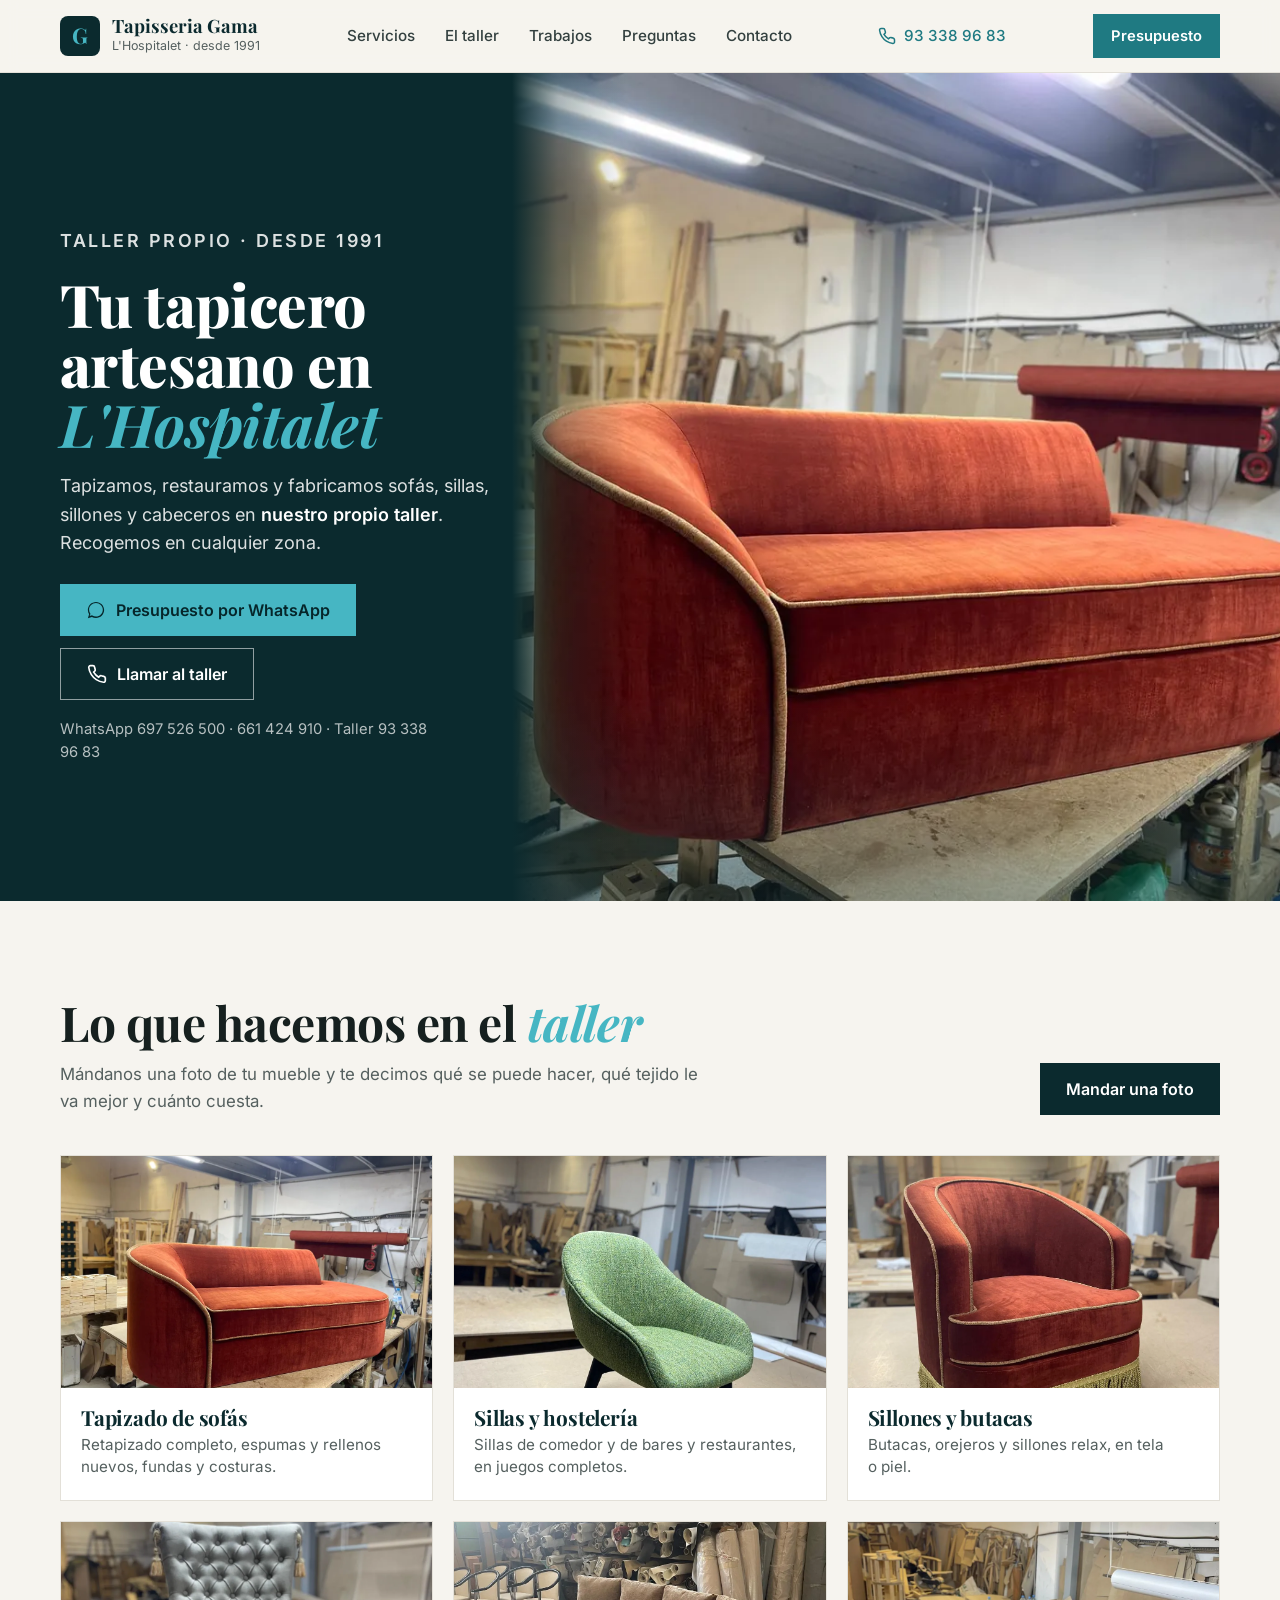
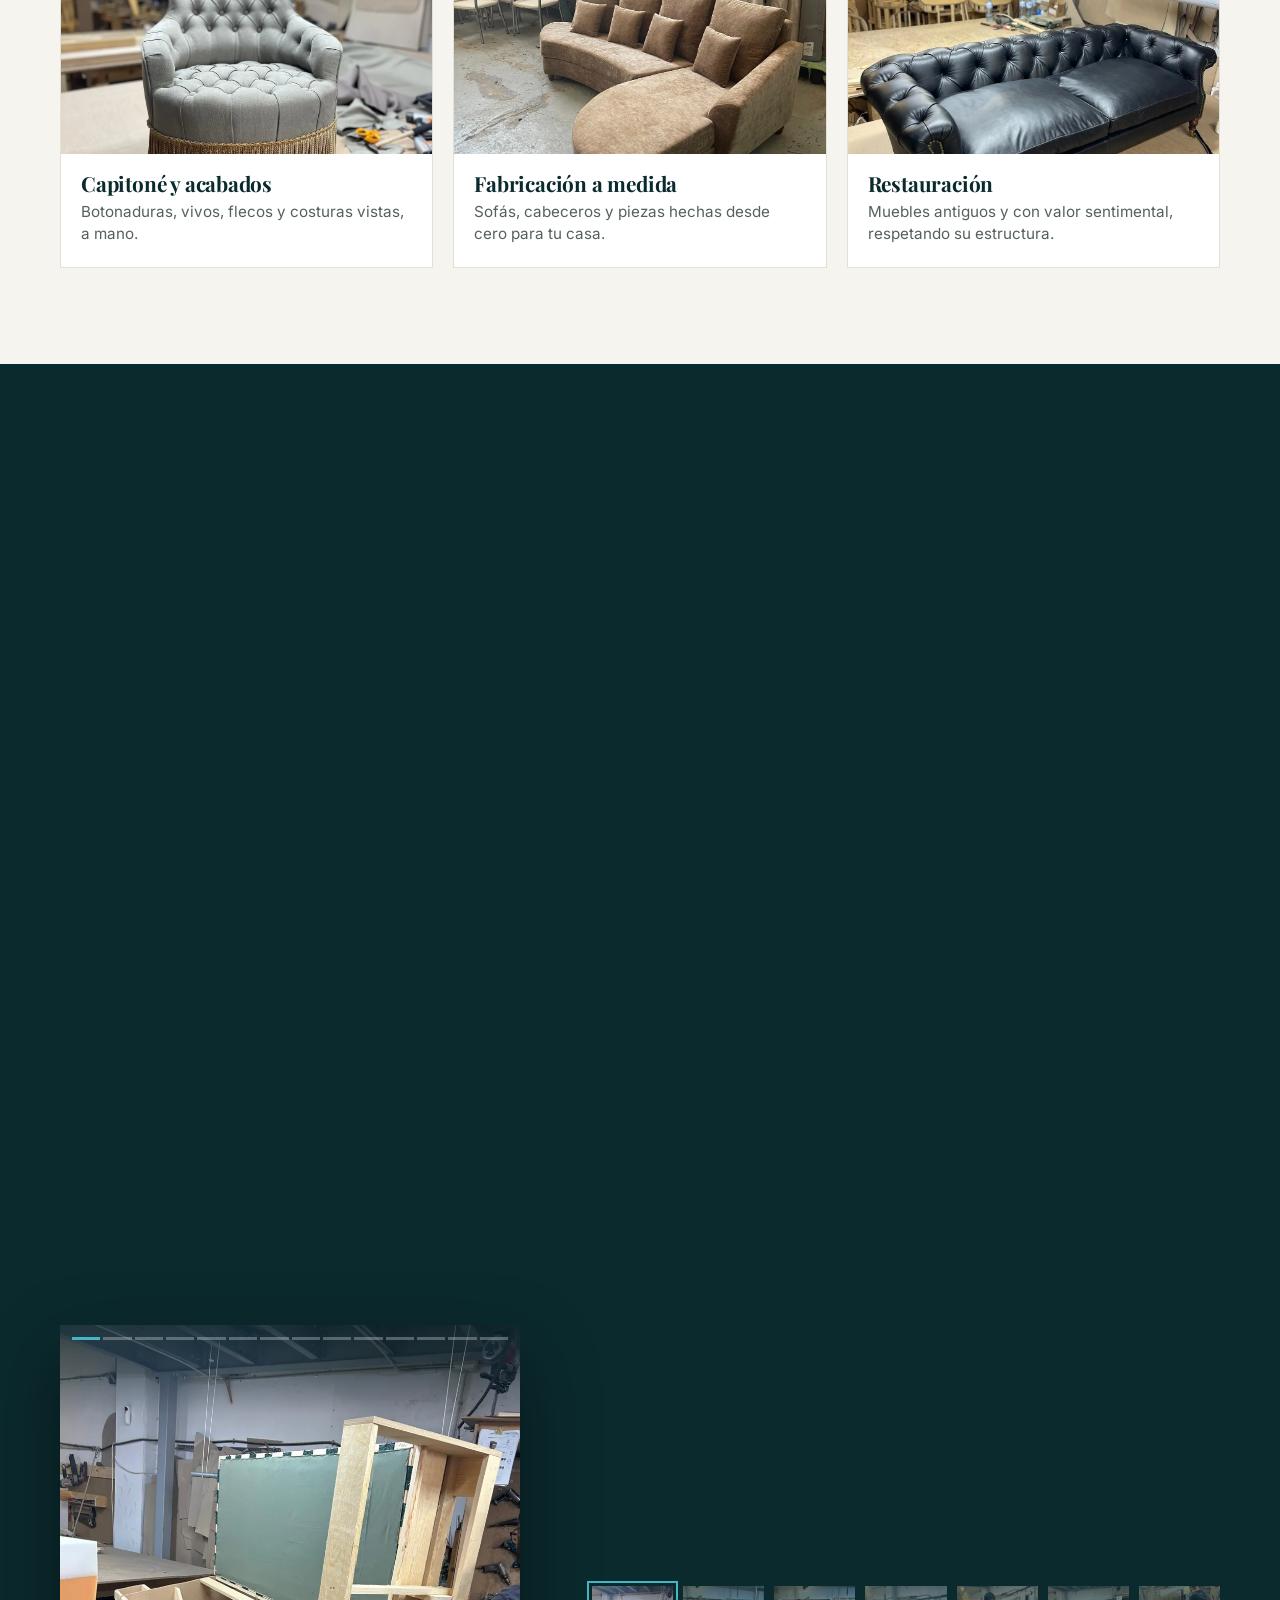
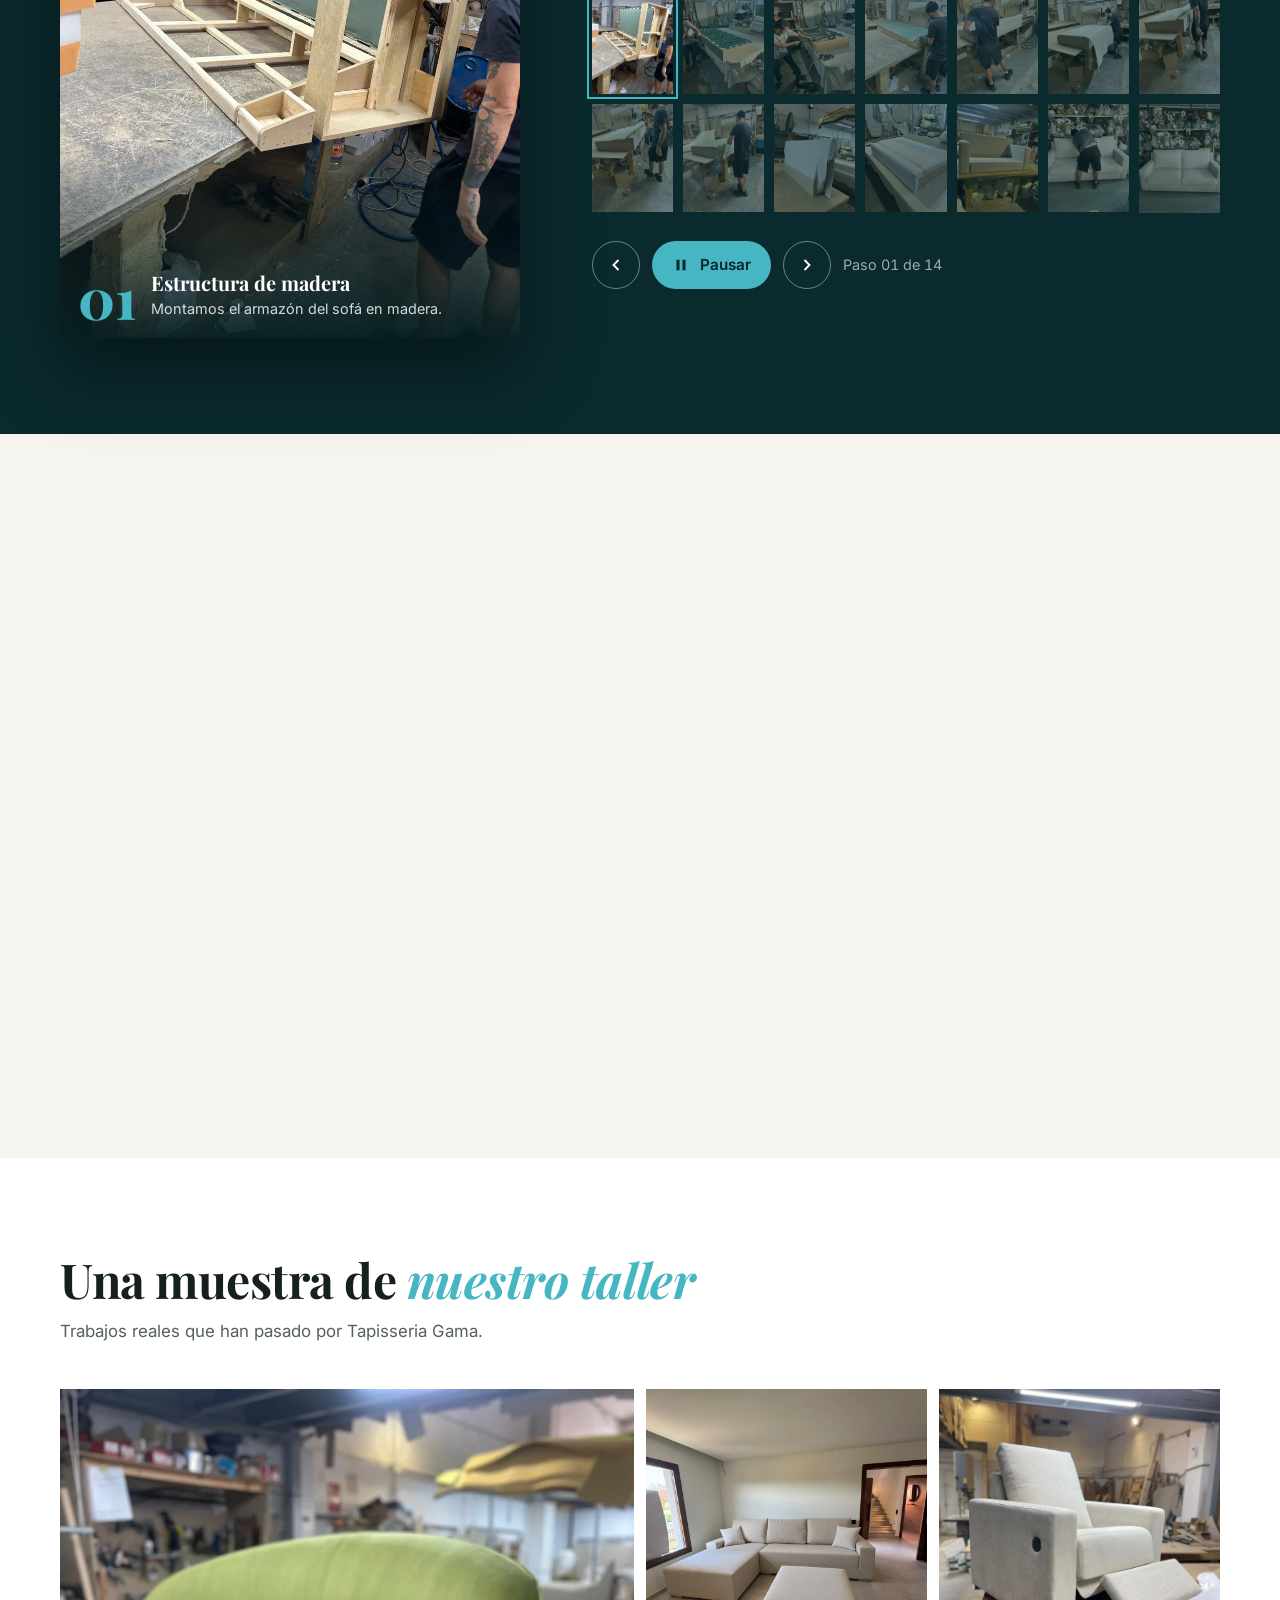
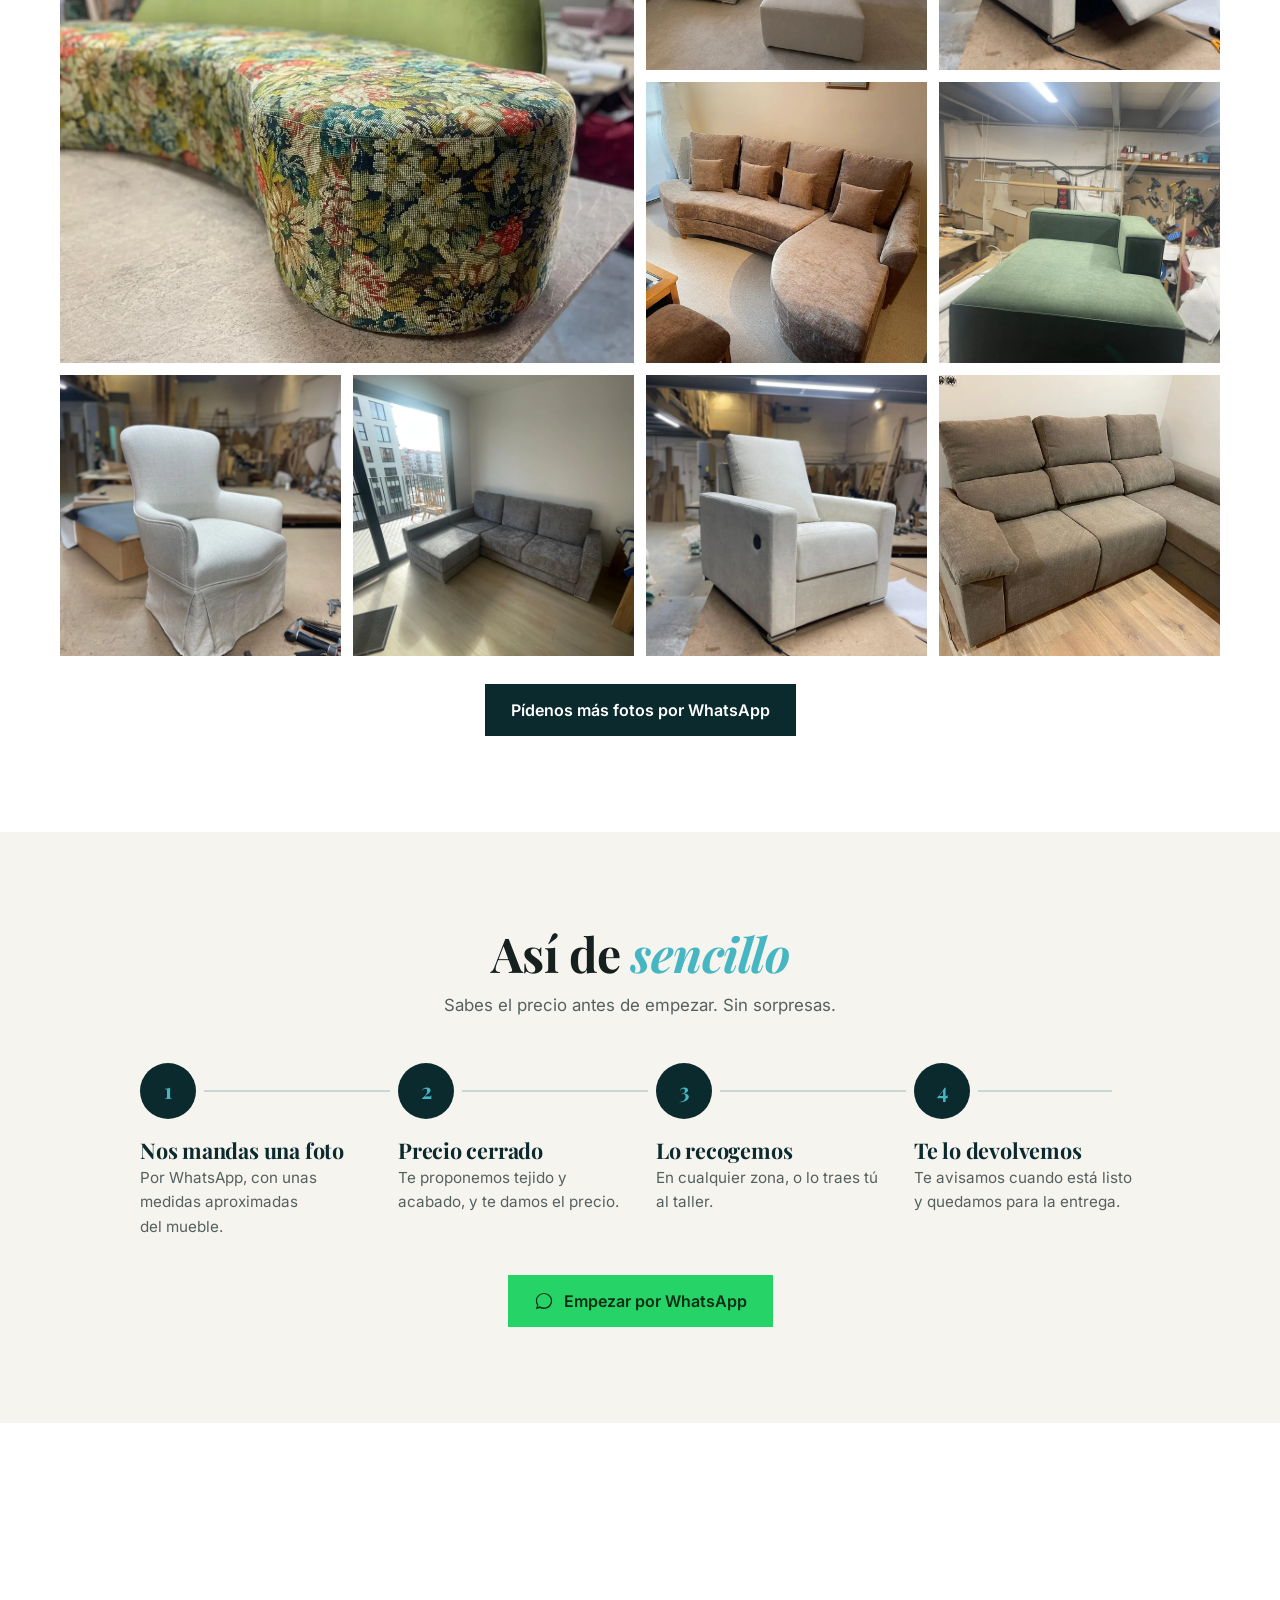
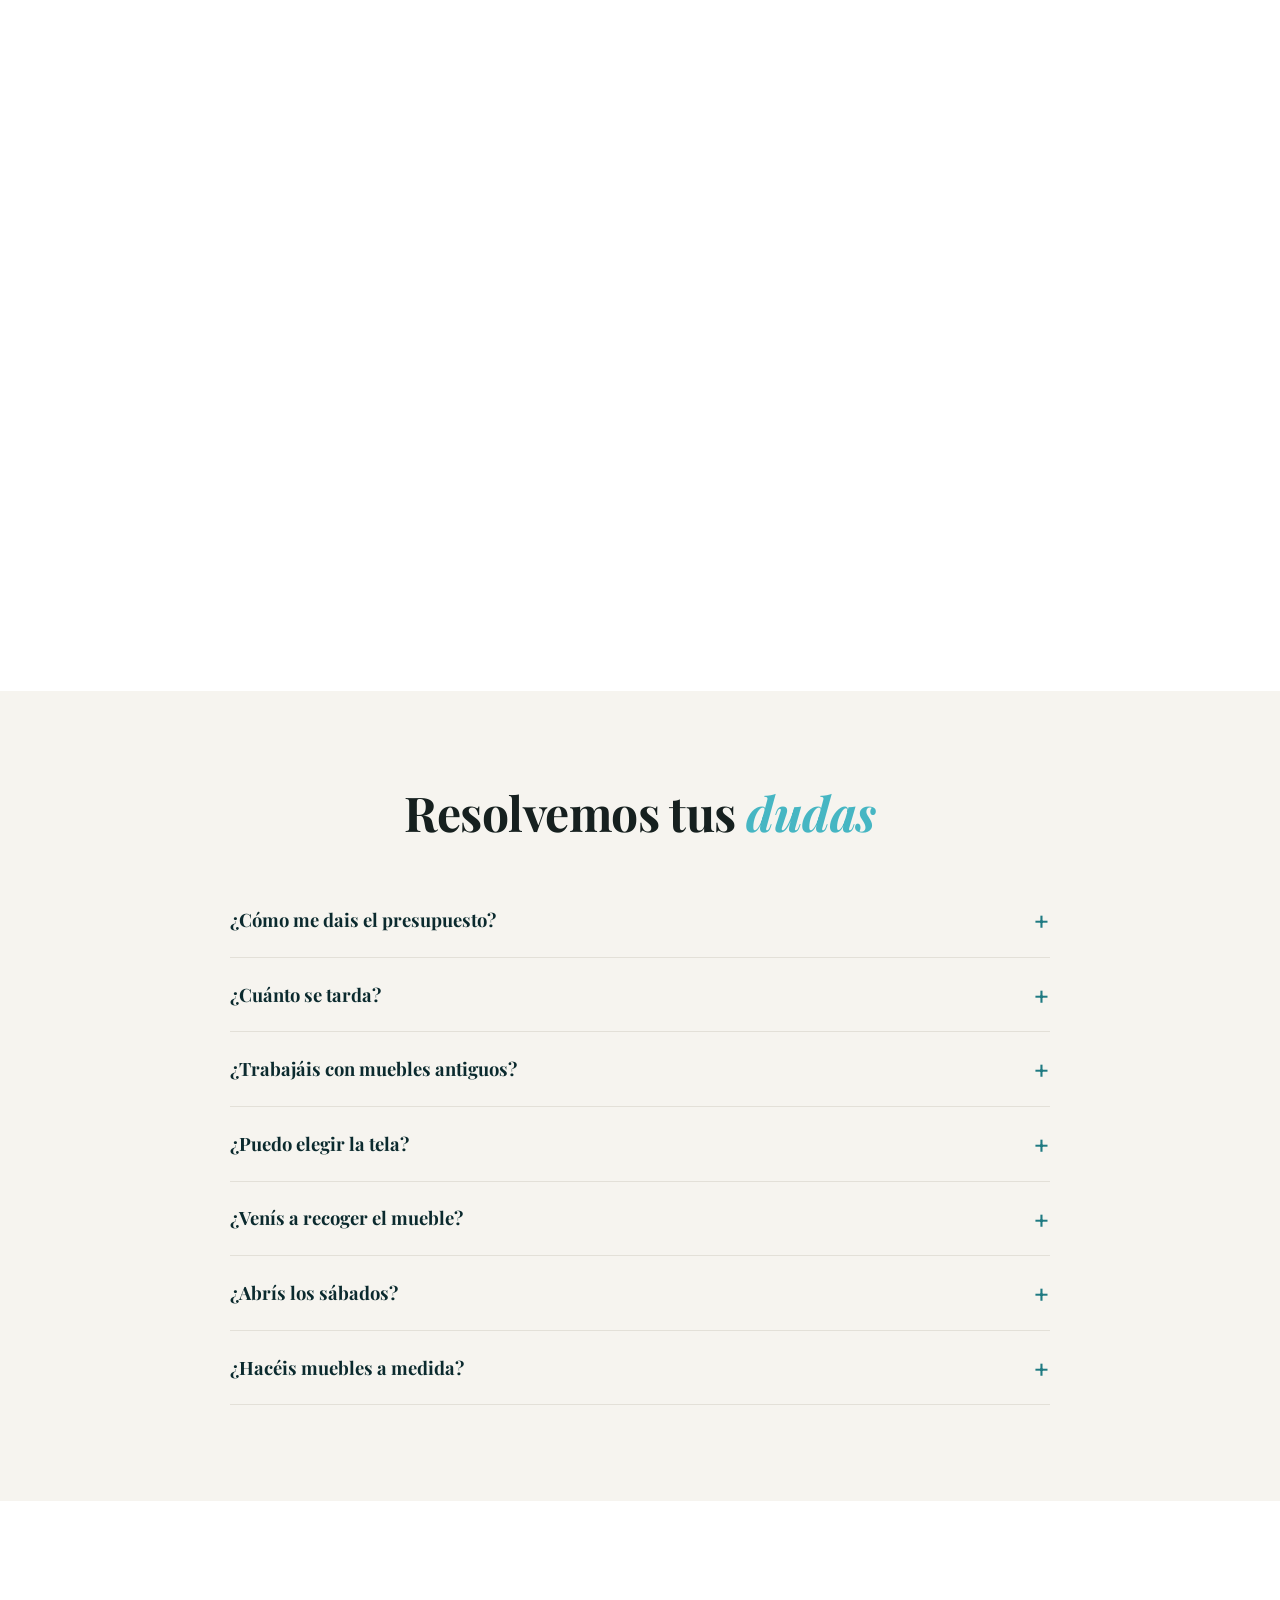
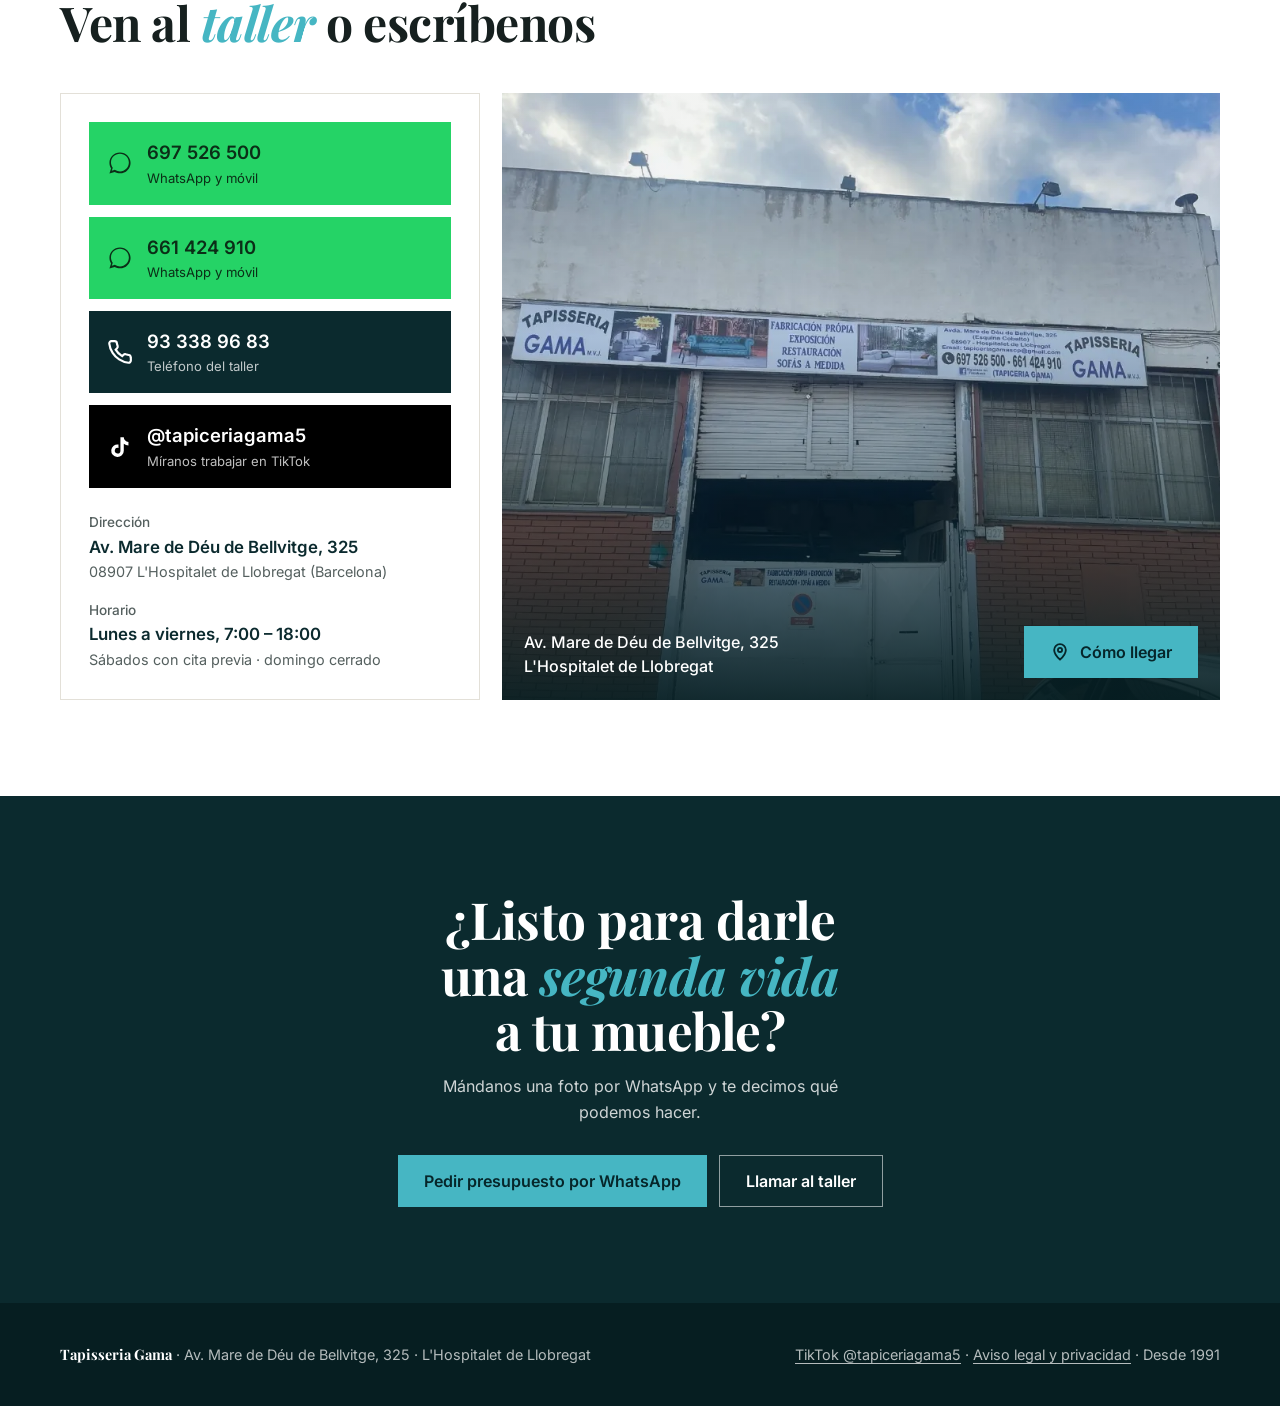
<file: index.html>
<!doctype html>
<html lang="es">
<head>
<meta charset="utf-8">
<meta name="viewport" content="width=device-width, initial-scale=1">
<title>Tapisseria Gama · Tapicero artesano en L'Hospitalet desde 1991</title>
<meta name="description" content="Tapisseria Gama: retapizamos, restauramos y fabricamos sofás, sillas, sillones y cabeceros en nuestro taller de L'Hospitalet de Llobregat desde 1991. Pide presupuesto por WhatsApp.">
<meta name="robots" content="index, follow">
<link rel="canonical" href="https://tapisseriagama.es/">
<meta name="referrer" content="strict-origin-when-cross-origin">
<meta name="theme-color" content="#0b2a2e">
<link rel="icon" href="data:image/svg+xml,%3Csvg xmlns='http://www.w3.org/2000/svg' viewBox='0 0 64 64'%3E%3Crect width='64' height='64' rx='12' fill='%230b2a2e'/%3E%3Ctext x='32' y='45' font-family='Georgia,serif' font-size='38' font-weight='700' text-anchor='middle' fill='%2346b6c3'%3EG%3C/text%3E%3C/svg%3E">
<meta property="og:type" content="website">
<meta property="og:locale" content="es_ES">
<meta property="og:title" content="Tapisseria Gama · Tapicero artesano en L'Hospitalet">
<meta property="og:description" content="Sofás, sillas, sillones y cabeceros. Fabricación propia y restauración desde 1991. Pide presupuesto por WhatsApp.">
<meta property="og:url" content="https://tapisseriagama.es/">
<meta property="og:image" content="https://tapisseriagama.es/img/og.jpg">
<meta name="twitter:card" content="summary_large_image">
<script type="application/ld+json">
{
  "@context": "https://schema.org",
  "@type": "LocalBusiness",
  "name": "Tapisseria Gama",
  "image": "https://tapisseriagama.es/img/og.jpg",
  "url": "https://tapisseriagama.es/",
  "telephone": ["+34933389683", "+34697526500", "+34661424910"],
  "priceRange": "€€",
  "address": {
    "@type": "PostalAddress",
    "streetAddress": "Av. Mare de Déu de Bellvitge, 325",
    "addressLocality": "L'Hospitalet de Llobregat",
    "postalCode": "08907",
    "addressRegion": "Barcelona",
    "addressCountry": "ES"
  },
  "openingHoursSpecification": [
    {
      "@type": "OpeningHoursSpecification",
      "dayOfWeek": ["Monday", "Tuesday", "Wednesday", "Thursday", "Friday"],
      "opens": "07:00",
      "closes": "18:00"
    }
  ],
  "sameAs": [
    "https://www.tiktok.com/@tapiceriagama5"
  ]
}
</script>
<link rel="preload" href="fonts/playfair-normal.woff2" as="font" type="font/woff2" crossorigin>
<link rel="stylesheet" href="fonts/fonts.css">
<link rel="stylesheet" href="fonts/playfair.css">
<style>
:root{
  --deep:#0b2a2e;--deep2:#103a40;--teal:#1f7a82;--aqua:#46b6c3;--aqua-ink:#06262a;
  --paper:#f6f4ef;--white:#fff;--ink:#16201f;--muted:#55605f;--line:#e3e0d8;
  --serif:'Playfair Display',Georgia,serif;--sans:Inter,system-ui,sans-serif;
}
*{box-sizing:border-box;margin:0;padding:0}
html{scroll-behavior:smooth}
html,body{overflow-x:clip}
body{font-family:var(--sans);color:var(--ink);background:var(--paper);line-height:1.6;-webkit-font-smoothing:antialiased}
img{display:block;max-width:100%}
a{color:inherit;text-underline-offset:.2em}
::selection{background:var(--aqua);color:var(--aqua-ink)}
:focus-visible{outline:2px solid var(--aqua);outline-offset:3px}
h1,h2,h3{font-family:var(--serif);font-weight:700;line-height:1.08;letter-spacing:-.01em;text-wrap:balance}
h2 em,h1 em{font-style:italic;color:var(--aqua)}
p{text-wrap:pretty}
.wrap{width:min(1160px,100% - 40px);margin-inline:auto}
section{padding:96px 0}
.head{max-width:640px;margin-bottom:44px}
.head h2{font-size:clamp(2rem,4.6vw,3rem)}
.head p{color:var(--muted);margin-top:12px;font-size:1.05rem}
.center{text-align:center;margin-inline:auto}

.btn{display:inline-flex;align-items:center;justify-content:center;gap:10px;min-height:52px;padding:0 26px;font:600 1rem/1 var(--sans);text-decoration:none;border:0;cursor:pointer;transition:transform .14s cubic-bezier(.22,1,.36,1),background-color .18s,color .18s,border-color .18s}
.btn:active{transform:scale(.97)}
.btn-aqua{background:var(--aqua);color:var(--aqua-ink)}
.btn-line{background:transparent;color:#fff;border:1.5px solid rgba(255,255,255,.55)}
.btn-deep{background:var(--deep);color:#fff}
@media(hover:hover){.btn-aqua:hover{background:#62c6d2}.btn-line:hover{border-color:#fff;background:rgba(255,255,255,.08)}.btn-deep:hover{background:var(--deep2)}}
.btn svg{width:20px;height:20px;flex:none}

/* barra */
header{position:sticky;top:0;z-index:30;background:rgba(246,244,239,.94);backdrop-filter:blur(8px);border-bottom:1px solid var(--line)}
.nav{display:flex;align-items:center;justify-content:space-between;gap:16px;height:72px}
.logo{display:flex;align-items:center;gap:12px;text-decoration:none}
.logo-mark{width:40px;height:40px;border-radius:8px;background:var(--deep);color:var(--aqua);display:grid;place-items:center;font:700 1.35rem/1 var(--serif)}
.logo b{display:block;font:700 1.15rem/1.1 var(--serif);color:var(--deep)}
.logo small{display:block;font-size:.78rem;color:var(--muted)}
.nav ul{display:none;list-style:none;gap:30px;font-size:.95rem;font-weight:500}
.nav ul a{text-decoration:none;color:#33403f}
@media(hover:hover){.nav ul a:hover{color:var(--teal)}}
.nav .tel{display:none;align-items:center;gap:8px;font-size:.95rem;color:var(--teal);text-decoration:none;font-weight:500}
.nav .tel svg{width:18px;height:18px}
.nav .btn{min-height:44px;padding:0 18px;font-size:.92rem;background:var(--teal);color:#fff}
.nav .call{display:none;width:44px;height:44px;place-items:center;background:var(--teal);color:#fff}
.nav .call svg{width:20px;height:20px}
@media(max-width:560px){.nav .btn{display:none}.nav .call{display:grid}}
@media(min-width:1000px){.nav ul{display:flex}.nav .tel{display:flex}}

/* portada */
.hero{position:relative;color:#fff;background:var(--deep);overflow:hidden;padding:0}
.hero-bg{position:relative;aspect-ratio:4/3;max-height:62svh;width:100%}
.hero-bg img{width:100%;height:100%;object-fit:cover;object-position:52% 72%}
.hero-bg::after{content:"";position:absolute;inset:0;background:linear-gradient(0deg,var(--deep) 0%,rgba(11,42,46,0) 38%)}
.hero .wrap{position:relative;padding:8px 0 56px}
.hero h1{font-size:clamp(2.8rem,7.4vw,5.6rem);font-weight:800;max-width:11ch;line-height:1.02}
.hero p{font-size:clamp(1.05rem,1.4vw,1.2rem);max-width:44ch;margin-top:22px;color:rgba(255,255,255,.86)}
.hero p strong{color:#fff;font-weight:600}
.hero .cta{display:flex;flex-wrap:wrap;gap:12px;margin-top:32px}
.hero-tels{font-size:.92rem!important;color:rgba(255,255,255,.7)!important;margin-top:18px!important}
@media(max-width:560px){.hero .cta{display:grid;grid-template-columns:1fr 1fr}.hero .cta .btn{padding:0 12px}.hero .lg{display:none}.hero-tels{text-align:center}}
@media(min-width:1000px){.hero{min-height:calc(100svh - 72px);display:flex;align-items:center}.hero-bg{position:absolute;top:0;right:0;bottom:0;width:60%;max-height:none;aspect-ratio:auto}.hero-bg img{object-position:52% 70%}.hero-bg::after{background:linear-gradient(90deg,var(--deep) 0%,rgba(11,42,46,.35) 6%,rgba(11,42,46,0) 15%),linear-gradient(0deg,rgba(11,42,46,.45),rgba(11,42,46,0) 25%)}.hero .wrap{padding:72px 0}.hero h1{font-size:clamp(3rem,4.6vw,4.2rem);max-width:none}.hero p{margin-top:18px}.hero .cta{margin-top:26px}.hero-tels{margin-top:22px}}
.hero-grid{display:grid;grid-template-columns:minmax(0,1fr);gap:40px;align-items:end}
.hero-grid>*{min-width:0}
@media(min-width:1000px){.hero-grid>div:first-child{max-width:450px}}
.eyebrow{font-size:.85rem;letter-spacing:.14em;text-transform:uppercase;color:var(--aqua);font-weight:600;margin-bottom:18px}
.story{display:grid;gap:28px;align-items:center}
.story h2{font-size:clamp(2rem,4.6vw,3rem);color:var(--deep);margin-top:12px}
.story h2 em{color:var(--teal)}
.story p{color:var(--muted);font-size:1.05rem;line-height:1.7;margin-top:16px}
.story .btn{margin-top:24px}
.collage{display:grid;grid-template-columns:repeat(2,minmax(0,1fr));grid-template-rows:repeat(2,minmax(150px,26vw));gap:8px}
.collage img{width:100%;height:100%;object-fit:cover}
.collage img:first-child{grid-row:span 2;object-position:50% 78%}
.stats{display:grid;grid-template-columns:repeat(3,minmax(0,1fr));gap:8px;margin-top:22px}
.stats div{padding:14px 12px;background:var(--white);border:1px solid var(--line)}
.stats b{display:block;font-variant-numeric:lining-nums;font:700 clamp(1.15rem,2.2vw,1.6rem)/1 var(--serif);color:var(--deep)}
.stats span{display:block;font-size:.8rem;color:var(--muted);margin-top:6px;line-height:1.3}
@media(max-width:719px){.story .btn{width:100%}}
@media(min-width:900px){.story{grid-template-columns:1fr 1fr;gap:64px}.collage{grid-template-rows:repeat(2,minmax(0,260px));gap:12px}.stats{gap:12px}.stats div{padding:18px}}
.revs{display:grid;gap:18px;grid-template-columns:1fr}
.revs figure{margin:0;padding:28px;border:1.5px dashed #b9c4c2;background:var(--white);color:var(--muted)}
.revs .st{color:#b07a12;letter-spacing:2px}
.revs blockquote{margin-top:12px;font-style:italic}
@media(min-width:900px){.revs{grid-template-columns:repeat(3,1fr)}}

/* servicios */
.svc-head{display:flex;flex-wrap:wrap;justify-content:space-between;align-items:flex-end;gap:20px 40px;margin-bottom:40px}
.svc-head .head{margin-bottom:0}
.svc-head .btn{flex:none}
.svc{display:grid;gap:12px;grid-template-columns:repeat(2,minmax(0,1fr))}
.svc article{background:var(--white);border:1px solid var(--line);display:flex;flex-direction:column;transition:transform .25s cubic-bezier(.22,1,.36,1),box-shadow .25s}
.svc .ph{aspect-ratio:1;overflow:hidden}
.svc img{width:100%;height:100%;object-fit:cover;transition:transform .6s cubic-bezier(.22,1,.36,1)}
.svc .body{padding:12px 12px 14px}
.svc h3{font-size:1.05rem;color:var(--deep)}
.svc p{color:var(--muted);font-size:.84rem;line-height:1.45;margin-top:4px}
@media(hover:hover){.svc article:hover{transform:translateY(-4px);box-shadow:0 18px 40px rgba(11,42,46,.12)}.svc article:hover img{transform:scale(1.04)}}
@media(max-width:719px){.svc-head .btn{order:2;width:100%}.svc-head{flex-direction:column;align-items:stretch}}
@media(min-width:720px){.svc{gap:20px}.svc .ph{aspect-ratio:16/10}.svc .body{padding:18px 20px 22px}.svc h3{font-size:1.3rem}.svc p{font-size:.95rem;margin-top:6px}}
@media(min-width:1000px){.svc{grid-template-columns:repeat(3,minmax(0,1fr))}}

/* antes y después */
.ba-sec{background:var(--deep);color:#fff}
.ba-sec .head p{color:rgba(255,255,255,.75)}
.ba{position:relative;max-width:900px;margin:0 auto;aspect-ratio:4/3;overflow:hidden;user-select:none;touch-action:pan-y;background:#06201f}
.ba img{position:absolute;inset:0;width:100%;height:100%;object-fit:cover}
.ba .after{clip-path:inset(0 0 0 var(--pos,50%))}
.ba .handle{position:absolute;top:0;bottom:0;left:var(--pos,50%);width:3px;background:#fff;transform:translateX(-50%);pointer-events:none}
.ba .handle::after{content:"";position:absolute;top:50%;left:50%;width:46px;height:46px;margin:-23px 0 0 -23px;border-radius:50%;background:#fff url("data:image/svg+xml,%3Csvg xmlns='http://www.w3.org/2000/svg' viewBox='0 0 24 24' fill='none' stroke='%230b2a2e' stroke-width='2.2'%3E%3Cpath d='M9 6l-5 6 5 6M15 6l5 6-5 6'/%3E%3C/svg%3E") center/24px no-repeat;box-shadow:0 6px 18px rgba(0,0,0,.35)}
.ba .tag{position:absolute;top:16px;padding:6px 12px;font-size:.82rem;font-weight:600;background:rgba(6,30,33,.8);color:#fff}
.ba .tag.l{left:16px}.ba .tag.r{right:16px;background:var(--aqua);color:var(--aqua-ink)}
.ba input{position:absolute;inset:0;width:100%;height:100%;opacity:0;cursor:ew-resize;margin:0}
.telas{display:grid;gap:12px;grid-template-columns:repeat(2,minmax(0,1fr));margin-bottom:22px}
.telas img{width:100%;aspect-ratio:3/4;object-fit:cover}
.telas img:first-child{grid-column:span 2;aspect-ratio:2/1}
@media(min-width:900px){.telas{grid-template-columns:repeat(5,minmax(0,1fr))}.telas img:first-child{grid-column:auto;aspect-ratio:3/4}}
.ba-grid{display:grid;gap:28px;grid-template-columns:minmax(0,1fr);max-width:1100px;margin:0 auto}
.ba-grid figure{margin:0}
.ba-grid.one{grid-template-columns:minmax(0,1fr)!important;max-width:760px}
.ba-grid .ba{max-width:none;margin:0}
.ba-grid figcaption{text-align:center;color:rgba(255,255,255,.8);margin-top:12px;font-weight:500}
@media(min-width:900px){.ba-grid{grid-template-columns:repeat(2,minmax(0,1fr))}}
.ba-note{text-align:center;color:rgba(255,255,255,.7);font-size:.95rem;margin-top:16px}

/* el sofá paso a paso (diseño hecho en Design) */
.film-sec{background:var(--deep);color:#fff;padding-top:0}
.film-sec .head{margin-bottom:0}
.film-sec .head h2{color:#fff}
.film-sec .head p{color:rgba(255,255,255,.78)}
.film-sec .head p.eyebrow{color:var(--aqua);margin:0 0 14px}
.film{display:flex;flex-direction:column;gap:22px}
.film-side{display:contents}
.film-side .head{order:1}.film-stage{order:2}.film-ctrl{order:3}
.film-stage{position:relative;aspect-ratio:3/4;max-height:82svh;width:100%;margin-inline:auto;overflow:hidden;background:#06201f;box-shadow:0 30px 70px rgba(0,0,0,.45)}
.film-stage>img{position:absolute;inset:0;width:100%;height:100%;object-fit:cover;opacity:0;transform:scale(1.07);transition:opacity .8s cubic-bezier(.4,0,.2,1),transform 3.4s cubic-bezier(.16,1,.3,1)}
.film-stage>img.on{opacity:1;transform:scale(1)}
.film-stage::before,.film-stage::after{content:"";position:absolute;left:0;right:0;z-index:1;pointer-events:none}
.film-stage::before{top:0;height:90px;background:linear-gradient(180deg,rgba(6,30,33,.7),rgba(6,30,33,0))}
.film-stage::after{bottom:0;height:200px;background:linear-gradient(0deg,rgba(6,30,33,.95),rgba(6,30,33,0))}
.film-segs{position:absolute;left:12px;right:12px;top:12px;z-index:2;display:grid;grid-template-columns:repeat(14,minmax(0,1fr));gap:3px}
.film-segs i{height:3px;background:rgba(255,255,255,.28);overflow:hidden}
.film-segs b{display:block;height:100%;width:0;background:var(--aqua);transition:width .45s cubic-bezier(.22,1,.36,1)}
.film-segs i.done b{width:100%}
.film-tap{position:absolute;top:0;bottom:0;z-index:2;width:38%;border:0;background:transparent;cursor:pointer;padding:0;-webkit-tap-highlight-color:transparent}
.film-tap.l{left:0}.film-tap.r{right:0}
.film-tap:focus-visible{outline:2px solid var(--aqua);outline-offset:-4px}
.film-cap{position:absolute;left:18px;right:18px;bottom:18px;z-index:2;display:flex;gap:14px;align-items:flex-end;pointer-events:none}
.film-n{font:800 3.5rem/.8 var(--serif);color:var(--aqua);font-variant-numeric:tabular-nums;flex:none}
.film-t{display:block;font:700 1.25rem/1.15 var(--serif)}
.film-d{display:block;font-size:.9rem;color:rgba(255,255,255,.82);margin-top:3px}
.film-thumbs{display:none;grid-template-columns:repeat(7,minmax(0,1fr));gap:10px}
.film-thumbs button{padding:0;border:0;cursor:pointer;aspect-ratio:3/4;overflow:hidden;background:#06201f;outline:2px solid transparent;outline-offset:3px;opacity:.45;transition:opacity .25s,outline-color .25s}
.film-thumbs button.done{opacity:.75}
.film-thumbs button.on{opacity:1;outline-color:var(--aqua)}
.film-thumbs img{width:100%;height:100%;object-fit:cover}
@media(hover:hover){.film-thumbs button:hover{opacity:1}}
.film-ctrl{display:flex;align-items:center;gap:12px;flex-wrap:wrap}
.film-arr{display:none;width:48px;height:48px;border-radius:50%;border:1.5px solid rgba(255,255,255,.4);background:transparent;color:#fff;place-items:center;cursor:pointer;transition:border-color .18s,transform .14s cubic-bezier(.22,1,.36,1)}
.film-arr svg{width:20px;height:20px}
.film-play{height:48px;padding:0 20px;border-radius:999px;border:0;background:var(--aqua);color:var(--aqua-ink);font:600 .95rem/1 var(--sans);display:inline-flex;align-items:center;gap:10px;cursor:pointer;transition:background-color .18s,transform .14s cubic-bezier(.22,1,.36,1)}
.film-play svg{width:18px;height:18px}
.film-play .i-play,.film.paused .film-play .i-pause{display:none}
.film.paused .film-play .i-play{display:block}
.film-arr:active,.film-play:active{transform:scale(.95)}
@media(hover:hover){.film-arr:hover{border-color:#fff}.film-play:hover{background:#62c6d2}}
.film-count{font-size:.9rem;color:rgba(255,255,255,.6);font-variant-numeric:tabular-nums}
@media(min-width:900px){
 .film{display:grid;grid-template-columns:minmax(0,460px) minmax(0,1fr);gap:72px;align-items:center}
 .film-side{display:flex;flex-direction:column;gap:28px;min-width:0}.film-side .head,.film-stage,.film-ctrl{order:0}
 .film-thumbs{display:grid}.film-arr{display:grid}
 .film-tap{display:none}
 .film-stage{max-height:none}
}
@media(prefers-reduced-motion:reduce){.film-stage>img{transition:opacity .2s;transform:none}}

/* galería */
.gal{display:grid;gap:12px;grid-template-columns:repeat(2,1fr)}
.gal figure{margin:0;overflow:hidden;aspect-ratio:1}
.gal figure.big{grid-column:span 2;aspect-ratio:2/1}
.gal img{width:100%;height:100%;object-fit:cover;transition:transform .6s cubic-bezier(.22,1,.36,1)}
@media(hover:hover){.gal figure:hover img{transform:scale(1.05)}}
@media(min-width:900px){.gal{grid-template-columns:repeat(4,1fr)}.gal figure.big{grid-row:span 2;aspect-ratio:auto}}
.gal-more{text-align:center;margin-top:28px}

/* proceso */
.proc{background:var(--paper)}
.steps{position:relative;display:grid;gap:26px;grid-template-columns:1fr;counter-reset:s;list-style:none;max-width:1000px;margin:0 auto}
.steps::before{content:"";position:absolute;left:21px;top:22px;bottom:22px;width:2px;background:#c9d6d4}
.steps li{position:relative;padding-left:62px}
.steps li::before{counter-increment:s;content:counter(s);position:absolute;left:0;top:0;width:44px;height:44px;border-radius:50%;background:var(--deep);color:var(--aqua);display:grid;place-items:center;font:700 1.15rem/1 var(--serif);box-shadow:0 0 0 6px var(--paper)}
.steps h3{font-size:1.2rem;color:var(--deep);padding-top:2px}
.steps p{color:var(--muted);font-size:.95rem;margin-top:4px}
.steps-cta{text-align:center;margin-top:36px}
.steps-cta .btn{background:#25d366;color:#0b2e17}
@media(hover:hover){.steps-cta .btn:hover{background:#3ee07b}}
@media(max-width:719px){.steps-cta .btn{width:100%}}
@media(min-width:900px){
 .steps{grid-template-columns:repeat(4,minmax(0,1fr));gap:32px}
 .steps::before{left:28px;right:28px;top:27px;bottom:auto;width:auto;height:2px}
 .steps li{padding-left:0;padding-top:74px}
 .steps li::before{width:56px;height:56px;font-size:1.35rem;box-shadow:0 0 0 8px var(--paper)}
 .steps h3{font-size:1.35rem}
}

/* materiales */
.mats{display:grid;gap:12px;grid-template-columns:repeat(2,1fr)}
.mats div{padding:22px 20px;background:var(--white);border:1px solid var(--line)}
.mats h3{font-size:1.15rem;color:var(--deep)}
.mats p{color:var(--muted);font-size:.93rem;margin-top:4px}
@media(min-width:900px){.mats{grid-template-columns:repeat(3,1fr)}}

/* preguntas */
.faq{max-width:820px;margin:0 auto}
.faq details{border-bottom:1px solid var(--line);padding:6px 0}
.faq summary{cursor:pointer;list-style:none;display:flex;justify-content:space-between;align-items:center;gap:16px;padding:18px 0;font:700 1.15rem/1.3 var(--serif);color:var(--deep)}
.faq summary::-webkit-details-marker{display:none}
.faq summary::after{content:"+";font:400 1.6rem/1 var(--sans);color:var(--teal);transition:transform .25s}
.faq details[open] summary::after{transform:rotate(45deg)}
.faq details p{color:var(--muted);padding:0 0 18px;max-width:64ch}

/* contacto y final */
.final{background:var(--deep);color:#fff;text-align:center}
.final h2{font-size:clamp(2rem,4.8vw,3.2rem);max-width:18ch;margin:0 auto}
.final p{color:rgba(255,255,255,.8);margin:16px auto 30px;max-width:48ch}
.final .cta{display:flex;flex-wrap:wrap;gap:12px;justify-content:center}
.contact{display:grid;gap:22px;grid-template-columns:minmax(0,1fr)}
.info{background:var(--white);border:1px solid var(--line);padding:24px;display:flex;flex-direction:column;gap:12px}
.tbtn{display:flex;align-items:center;gap:14px;padding:16px 18px;text-decoration:none;transition:filter .18s,transform .14s cubic-bezier(.22,1,.36,1)}
.tbtn:active{transform:scale(.98)}
.tbtn svg{width:26px;height:26px;flex:none}
.tbtn b{display:block;font-size:1.15rem}
.tbtn small{display:block;font-size:.82rem}
.tbtn.wa{background:#25d366;color:#0b2e17}
.tbtn.tel{background:var(--deep);color:#fff}
.tbtn.tel small{color:rgba(255,255,255,.75)}
.tbtn.tk{background:#000;color:#fff}
.tbtn.tk small{color:rgba(255,255,255,.75)}
@media(hover:hover){.tbtn:hover{filter:brightness(1.08)}}
.info dl{display:grid;gap:16px;margin-top:12px}
.info dt{font-size:.85rem;color:var(--muted);font-weight:500}
.info dd{font-size:1.05rem;font-weight:600;color:var(--deep)}
.info dd small{display:block;font-weight:400;color:var(--muted);font-size:.9rem}
.map{position:relative;min-height:320px;overflow:hidden;background:var(--deep)}
.map img{position:absolute;inset:0;width:100%;height:100%;object-fit:cover}
.map::after{content:"";position:absolute;inset:0;background:linear-gradient(0deg,rgba(6,30,33,.92),rgba(6,30,33,.05) 60%)}
.map div{position:absolute;left:22px;right:22px;bottom:22px;z-index:1;color:#fff;display:flex;flex-wrap:wrap;justify-content:space-between;align-items:flex-end;gap:14px}
.map p{font-weight:500;line-height:1.5}
@media(max-width:719px){.map .btn{width:100%}}
@media(min-width:860px){.contact{grid-template-columns:420px minmax(0,1fr)}.info{padding:28px}}

footer{background:#061e21;color:rgba(255,255,255,.7);padding:40px 0 110px;font-size:.9rem}
footer .wrap{display:flex;flex-wrap:wrap;gap:12px 30px;justify-content:space-between}
footer b{color:#fff;font-family:var(--serif)}
@media(min-width:1000px){footer{padding-bottom:40px}}

.fab{position:fixed;right:16px;bottom:16px;z-index:40;width:58px;height:58px;border-radius:50%;background:#25d366;display:grid;place-items:center;box-shadow:0 10px 28px rgba(0,0,0,.28)}
.fab svg{width:30px;height:30px}
@media(min-width:1000px){.fab{display:none}}

/* entradas suaves */
@media (prefers-reduced-motion:no-preference){
  .js [data-r]{opacity:0;transform:translateY(22px);transition:opacity .8s cubic-bezier(.16,1,.3,1),transform .8s cubic-bezier(.16,1,.3,1);transition-delay:calc(var(--i,0)*80ms)}
  .js [data-r].in{opacity:1;transform:none}
}
</style>
<script>document.documentElement.classList.add('js')</script>
</head>
<body>

<header>
 <div class="wrap nav">
  <a class="logo" href="#"><span class="logo-mark">G</span><span><b>Tapisseria Gama</b><small>L'Hospitalet · desde 1991</small></span></a>
  <ul><li><a href="#servicios">Servicios</a></li><li><a href="#historia">El taller</a></li><li><a href="#taller">Trabajos</a></li><li><a href="#preguntas">Preguntas</a></li><li><a href="#contacto">Contacto</a></li></ul>
  <a class="tel" href="tel:+34933389683"><svg viewBox="0 0 24 24" fill="none" stroke="currentColor" stroke-width="2"><path d="M22 16.9v3a2 2 0 0 1-2.2 2 19.8 19.8 0 0 1-8.6-3.1 19.5 19.5 0 0 1-6-6A19.8 19.8 0 0 1 2.1 4.2 2 2 0 0 1 4.1 2h3a2 2 0 0 1 2 1.7c.1.9.4 1.8.7 2.7a2 2 0 0 1-.5 2.1L8 9.8a16 16 0 0 0 6 6l1.3-1.3a2 2 0 0 1 2.1-.4c.9.3 1.8.6 2.7.7a2 2 0 0 1 1.7 2z"/></svg>93 338 96 83</a>
  <a class="btn" href="https://wa.me/34697526500?text=Hola%2C%20he%20visto%20vuestra%20web%20y%20quiero%20pedir%20presupuesto." target="_blank" rel="noopener">Presupuesto</a>
  <a class="call" href="tel:+34933389683" aria-label="Llamar al taller, 93 338 96 83"><svg viewBox="0 0 24 24" fill="none" stroke="currentColor" stroke-width="2" aria-hidden="true"><path d="M22 16.9v3a2 2 0 0 1-2.2 2 19.8 19.8 0 0 1-8.6-3.1 19.5 19.5 0 0 1-6-6A19.8 19.8 0 0 1 2.1 4.2 2 2 0 0 1 4.1 2h3a2 2 0 0 1 2 1.7c.1.9.4 1.8.7 2.7a2 2 0 0 1-.5 2.1L8 9.8a16 16 0 0 0 6 6l1.3-1.3a2 2 0 0 1 2.1-.4c.9.3 1.8.6 2.7.7a2 2 0 0 1 1.7 2z"/></svg></a>
 </div>
</header>

<section class="hero" aria-labelledby="t">
 <div class="hero-bg"><img src="img/trabajos/01.webp" alt="Chaise longue de terciopelo rojo recién tapizada en el taller" fetchpriority="high"></div>
 <div class="wrap hero-grid">
  <div>
  <p class="eyebrow">Taller propio · desde 1991</p>
  <h1 id="t">Tu tapicero artesano en <em>L'Hospitalet</em></h1>
  <p>Tapizamos, restauramos y fabricamos sofás, sillas, sillones y cabeceros en <strong>nuestro propio taller</strong>. Recogemos en cualquier zona.</p>
  <div class="cta">
   <a class="btn btn-aqua" href="https://wa.me/34697526500?text=Hola%2C%20he%20visto%20vuestra%20web%20y%20quiero%20pedir%20presupuesto." target="_blank" rel="noopener"><svg viewBox="0 0 32 32" fill="currentColor" aria-hidden="true"><path d="M16 3C8.8 3 3 8.7 3 15.8c0 2.5.7 4.9 2 7L3 29l6.4-2c2 1.1 4.3 1.7 6.6 1.7 7.2 0 13-5.7 13-12.8S23.2 3 16 3zm0 23.4c-2.1 0-4.1-.6-5.9-1.7l-.4-.3-3.8 1.2 1.2-3.7-.3-.4c-1.2-1.8-1.9-3.9-1.9-6.1 0-6 4.9-10.7 11-10.7s11 4.8 11 10.7S22.1 26.4 16 26.4z"/></svg><span><span class="lg">Presupuesto por </span>WhatsApp</span></a>
   <a class="btn btn-line" href="tel:+34933389683"><svg viewBox="0 0 24 24" fill="none" stroke="currentColor" stroke-width="2" aria-hidden="true"><path d="M22 16.9v3a2 2 0 0 1-2.2 2 19.8 19.8 0 0 1-8.6-3.1 19.5 19.5 0 0 1-6-6A19.8 19.8 0 0 1 2.1 4.2 2 2 0 0 1 4.1 2h3a2 2 0 0 1 2 1.7c.1.9.4 1.8.7 2.7a2 2 0 0 1-.5 2.1L8 9.8a16 16 0 0 0 6 6l1.3-1.3a2 2 0 0 1 2.1-.4c.9.3 1.8.6 2.7.7a2 2 0 0 1 1.7 2z"/></svg><span>Llamar<span class="lg"> al taller</span></span></a>
  </div>
  <p class="hero-tels">WhatsApp 697 526 500 · 661 424 910 · Taller 93 338 96 83</p>
  </div>
  </div>
 </div>
</section>

<section id="servicios">
 <div class="wrap">
  <div class="svc-head" data-r><div class="head"><h2>Lo que hacemos en el <em>taller</em></h2><p>Mándanos una foto de tu mueble y te decimos qué se puede hacer, qué tejido le va mejor y cuánto cuesta.</p></div><a class="btn btn-deep" href="https://wa.me/34697526500?text=Hola%2C%20he%20visto%20vuestra%20web%20y%20quiero%20pedir%20presupuesto." target="_blank" rel="noopener">Mandar una foto</a></div>
  <div class="svc">
   <article data-r><div class="ph"><img src="img/trabajos/01.webp" loading="lazy" alt="Sofá de terciopelo teja recién tapizado"></div><div class="body"><h3>Tapizado de sofás</h3><p>Retapizado completo, espumas y rellenos nuevos, fundas y costuras.</p></div></article>
   <article data-r style="--i:1"><div class="ph"><img src="img/trabajos/06.webp" loading="lazy" alt="Silla tapizada en tela verde con patas negras"></div><div class="body"><h3>Sillas y hostelería</h3><p>Sillas de comedor y de bares y restaurantes, en juegos completos.</p></div></article>
   <article data-r style="--i:2"><div class="ph"><img src="img/trabajos/03.webp" loading="lazy" alt="Butaca de terciopelo granate con flecos"></div><div class="body"><h3>Sillones y butacas</h3><p>Butacas, orejeros y sillones relax, en tela o piel.</p></div></article>
   <article data-r><div class="ph"><img src="img/trabajos/04.webp" loading="lazy" alt="Butaca capitoné gris con faldón de flecos"></div><div class="body"><h3>Capitoné y acabados</h3><p>Botonaduras, vivos, flecos y costuras vistas, a mano.</p></div></article>
   <article data-r style="--i:1"><div class="ph"><img src="img/trabajos/14.webp" loading="lazy" alt="Sofá curvo marrón terminado en el taller"></div><div class="body"><h3>Fabricación a medida</h3><p>Sofás, cabeceros y piezas hechas desde cero para tu casa.</p></div></article>
   <article data-r style="--i:2"><div class="ph"><img src="img/trabajos/02.webp" loading="lazy" alt="Sofá chester de piel negra con capitoné"></div><div class="body"><h3>Restauración</h3><p>Muebles antiguos y con valor sentimental, respetando su estructura.</p></div></article>
  </div>
 </div>
</section>

<section class="ba-sec" id="antes">
 <div class="wrap">
  <div class="head center" data-r><h2>De la espuma al <em>acabado</em></h2><p>Arrastra la línea para ver la misma butaca en el taller, antes de tapizar, y ya terminada.</p></div>
  <div class="ba-grid one">
   <figure data-r style="--i:1">
    <div class="ba">
     <img src="img/trabajos/19.webp" loading="lazy" alt="Butaca en fase de espumas, antes de tapizar">
     <img class="after" src="img/trabajos/07.webp" loading="lazy" alt="Butaca giratoria tapizada en gris, terminada">
     <span class="tag l">En el taller</span><span class="tag r">Terminada</span>
     <span class="handle" aria-hidden="true"></span>
     <input type="range" min="0" max="100" value="50" aria-label="Comparar la butaca antes y después">
    </div>
    <figcaption>Butaca giratoria</figcaption>
   </figure>
  </div>
 </div>
</section>

<section id="paso-a-paso" class="film-sec">
 <div class="wrap film">
  <div class="film-stage">
    <img src="img/trabajos/27.webp" alt="Paso 1: estructura de madera del sofá en el taller" class="on">
    <img src="img/trabajos/28.webp" alt="Paso 2: cinchas del sofá en el taller">
    <img src="img/trabajos/29.webp" alt="Paso 3: grapado de las cinchas del sofá en el taller" loading="lazy">
    <img src="img/trabajos/30.webp" alt="Paso 4: primera capa del sofá en el taller" loading="lazy">
    <img src="img/trabajos/31.webp" alt="Paso 5: espumas del sofá en el taller" loading="lazy">
    <img src="img/trabajos/32.webp" alt="Paso 6: guata del sofá en el taller" loading="lazy">
    <img src="img/trabajos/33.webp" alt="Paso 7: respaldo del sofá en el taller" loading="lazy">
    <img src="img/trabajos/34.webp" alt="Paso 8: ajuste de espumas del sofá en el taller" loading="lazy">
    <img src="img/trabajos/35.webp" alt="Paso 9: forrado del sofá en el taller" loading="lazy">
    <img src="img/trabajos/36.webp" alt="Paso 10: tapizado del brazo del sofá en el taller" loading="lazy">
    <img src="img/trabajos/37.webp" alt="Paso 11: cojín de asiento del sofá en el taller" loading="lazy">
    <img src="img/trabajos/38.webp" alt="Paso 12: montaje del sofá en el taller" loading="lazy">
    <img src="img/trabajos/39.webp" alt="Paso 13: repaso final del sofá en el taller" loading="lazy">
    <img src="img/trabajos/40.webp" alt="Paso 14: terminado del sofá en el taller" loading="lazy">
   <div class="film-segs" aria-hidden="true"><i><b></b></i><i><b></b></i><i><b></b></i><i><b></b></i><i><b></b></i><i><b></b></i><i><b></b></i><i><b></b></i><i><b></b></i><i><b></b></i><i><b></b></i><i><b></b></i><i><b></b></i><i><b></b></i></div>
   <button type="button" class="film-tap l" aria-label="Paso anterior"></button>
   <button type="button" class="film-tap r" aria-label="Paso siguiente"></button>
   <div class="film-cap" aria-live="polite"><span class="film-n">01</span><span><b class="film-t">Estructura de madera</b><span class="film-d">Montamos el armazón del sofá en madera.</span></span></div>
  </div>
  <div class="film-side">
   <div class="head" data-r><p class="eyebrow">Un trabajo real · 14 pasos</p><h2>Un sofá, de la madera <em>al salón</em></h2><p class="film-intro">Así nace un sofá en nuestro taller. Avanza solo; toca para ir paso a paso.</p></div>
   <div class="film-thumbs">
     <button type="button" aria-label="Ir al paso 1: Estructura de madera"><img src="img/trabajos/27.webp" alt="" loading="lazy"></button>
     <button type="button" aria-label="Ir al paso 2: Cinchas"><img src="img/trabajos/28.webp" alt="" loading="lazy"></button>
     <button type="button" aria-label="Ir al paso 3: Grapado de las cinchas"><img src="img/trabajos/29.webp" alt="" loading="lazy"></button>
     <button type="button" aria-label="Ir al paso 4: Primera capa"><img src="img/trabajos/30.webp" alt="" loading="lazy"></button>
     <button type="button" aria-label="Ir al paso 5: Espumas"><img src="img/trabajos/31.webp" alt="" loading="lazy"></button>
     <button type="button" aria-label="Ir al paso 6: Guata"><img src="img/trabajos/32.webp" alt="" loading="lazy"></button>
     <button type="button" aria-label="Ir al paso 7: Respaldo"><img src="img/trabajos/33.webp" alt="" loading="lazy"></button>
     <button type="button" aria-label="Ir al paso 8: Ajuste de espumas"><img src="img/trabajos/34.webp" alt="" loading="lazy"></button>
     <button type="button" aria-label="Ir al paso 9: Forrado"><img src="img/trabajos/35.webp" alt="" loading="lazy"></button>
     <button type="button" aria-label="Ir al paso 10: Tapizado del brazo"><img src="img/trabajos/36.webp" alt="" loading="lazy"></button>
     <button type="button" aria-label="Ir al paso 11: Cojín de asiento"><img src="img/trabajos/37.webp" alt="" loading="lazy"></button>
     <button type="button" aria-label="Ir al paso 12: Montaje"><img src="img/trabajos/38.webp" alt="" loading="lazy"></button>
     <button type="button" aria-label="Ir al paso 13: Repaso final"><img src="img/trabajos/39.webp" alt="" loading="lazy"></button>
     <button type="button" aria-label="Ir al paso 14: Terminado"><img src="img/trabajos/40.webp" alt="" loading="lazy"></button>
   </div>
   <div class="film-ctrl">
    <button type="button" class="film-arr prev" aria-label="Paso anterior"><svg viewBox="0 0 24 24" fill="none" stroke="currentColor" stroke-width="2.2" aria-hidden="true"><path d="M15 6l-6 6 6 6"/></svg></button>
    <button type="button" class="film-play" aria-label="Pausar"><svg class="i-pause" viewBox="0 0 24 24" fill="currentColor" aria-hidden="true"><rect x="6" y="5" width="4" height="14"/><rect x="14" y="5" width="4" height="14"/></svg><svg class="i-play" viewBox="0 0 24 24" fill="currentColor" aria-hidden="true"><path d="M7 5v14l12-7z"/></svg><span>Pausar</span></button>
    <button type="button" class="film-arr next" aria-label="Paso siguiente"><svg viewBox="0 0 24 24" fill="none" stroke="currentColor" stroke-width="2.2" aria-hidden="true"><path d="M9 6l6 6-6 6"/></svg></button>
    <span class="film-count">Paso <span class="film-k">01</span> de 14</span>
   </div>
  </div>
 </div>
</section>

<section id="historia">
 <div class="wrap story">
  <div class="collage" data-r>
   <img src="img/trabajos/46.webp" loading="lazy" alt="Tapicero de Tapisseria Gama montando un sofá cama en el taller" style="object-position:30% 55%">
   <img src="img/trabajos/24.webp" loading="lazy" alt="Estructura de un sofá rinconera con las cinchas puestas">
   <img src="img/trabajos/25.webp" loading="lazy" alt="Armazón curvo de madera de un sofá">
  </div>
  <div data-r style="--i:1">
   <p class="eyebrow" style="color:var(--teal);margin:0">Desde 1991</p>
   <h2>Un taller de <em>barrio</em>, con oficio de verdad</h2>
   <p>Cada pieza se hace a mano en nuestro taller de L'Hospitalet: montamos la madera, ponemos cinchas y espumas, y tapizamos con el tejido que elijas.</p>
   <div class="stats"><div><b>+30</b><span>años de oficio</span></div><div><b>Propio</b><span>taller y fabricación</span></div><div><b>Recogida</b><span>en cualquier zona</span></div></div>
   <a class="btn btn-deep" href="https://wa.me/34697526500?text=Hola%2C%20he%20visto%20vuestra%20web%20y%20quiero%20pedir%20presupuesto." target="_blank" rel="noopener">Cuéntanos qué mueble tienes</a>
  </div>
 </div>
</section>

<section id="taller" style="background:var(--white)">
 <div class="wrap">
  <div class="head" data-r><h2>Una muestra de <em>nuestro taller</em></h2><p>Trabajos reales que han pasado por Tapisseria Gama.</p></div>
  <div class="gal">
   <figure class="big" data-r><img src="img/trabajos/05.webp" loading="lazy" alt="Sofá curvo con tapizado floral y respaldo verde"></figure>
   <figure data-r style="--i:1"><img src="img/trabajos/12.webp" loading="lazy" alt="Rinconera y puf en blanco roto"></figure>
   <figure data-r style="--i:2"><img src="img/trabajos/09.webp" loading="lazy" alt="Sillón relax tapizado en tela clara"></figure>
   <figure data-r style="--i:1"><img src="img/trabajos/10.webp" loading="lazy" alt="Sofá curvo con chaise longue en un salón"></figure>
   <figure data-r style="--i:2"><img src="img/trabajos/15.webp" loading="lazy" alt="Chaise longue tapizada en verde oscuro"></figure>
   <figure data-r><img src="img/trabajos/08.webp" loading="lazy" alt="Butaca blanca con funda y vivos"></figure>
   <figure data-r style="--i:1"><img src="img/trabajos/13.webp" loading="lazy" alt="Chaise longue gris junto a la ventana"></figure>
   <figure data-r style="--i:2"><img src="img/trabajos/16.webp" loading="lazy" alt="Sillón relax en gris claro"></figure>
   <figure data-r style="--i:3"><img src="img/trabajos/11.webp" loading="lazy" alt="Sofá chaise longue marrón en una casa"></figure>
  </div>
  <p class="gal-more"><a class="btn btn-deep" href="https://wa.me/34697526500?text=Hola%2C%20%C2%BFme%20pod%C3%A9is%20ense%C3%B1ar%20m%C3%A1s%20trabajos%3F" target="_blank" rel="noopener">Pídenos más fotos por WhatsApp</a></p>
 </div>
</section>

<section class="proc" id="proceso">
 <div class="wrap">
  <div class="head center" data-r><h2>Así de <em>sencillo</em></h2><p>Sabes el precio antes de empezar. Sin sorpresas.</p></div>
  <ol class="steps" data-r>
   <li><h3>Nos mandas una foto</h3><p>Por WhatsApp, con unas medidas aproximadas del mueble.</p></li>
   <li><h3>Precio cerrado</h3><p>Te proponemos tejido y acabado, y te damos el precio.</p></li>
   <li><h3>Lo recogemos</h3><p>En cualquier zona, o lo traes tú al taller.</p></li>
   <li><h3>Te lo devolvemos</h3><p>Te avisamos cuando está listo y quedamos para la entrega.</p></li>
  </ol>
  <p class="steps-cta"><a class="btn" href="https://wa.me/34697526500?text=Hola%2C%20he%20visto%20vuestra%20web%20y%20quiero%20pedir%20presupuesto." target="_blank" rel="noopener"><svg viewBox="0 0 32 32" fill="currentColor" aria-hidden="true"><path d="M16 3C8.8 3 3 8.7 3 15.8c0 2.5.7 4.9 2 7L3 29l6.4-2c2 1.1 4.3 1.7 6.6 1.7 7.2 0 13-5.7 13-12.8S23.2 3 16 3zm0 23.4c-2.1 0-4.1-.6-5.9-1.7l-.4-.3-3.8 1.2 1.2-3.7-.3-.4c-1.2-1.8-1.9-3.9-1.9-6.1 0-6 4.9-10.7 11-10.7s11 4.8 11 10.7S22.1 26.4 16 26.4z"/></svg>Empezar por WhatsApp</a></p>
 </div>
</section>

<section id="materiales" style="background:var(--white)">
 <div class="wrap">
  <div class="head" data-r><h2>Tú eliges el <em>tejido</em></h2><p>Te enseñamos muestrarios en el taller para que lo veas y lo toques.</p></div>
  <div class="telas" data-r>
   <img src="img/trabajos/41.webp" loading="lazy" alt="Muestrario de telas de Tapisseria Gama">
   <img src="img/trabajos/42.webp" loading="lazy" alt="Muestrario de telas de Tapisseria Gama">
   <img src="img/trabajos/43.webp" loading="lazy" alt="Muestrario de telas de Tapisseria Gama">
   <img src="img/trabajos/44.webp" loading="lazy" alt="Muestrario de telas de Tapisseria Gama">
   <img src="img/trabajos/45.webp" loading="lazy" alt="Muestrario de telas de Tapisseria Gama">
  </div>
  <div class="mats">
   <div data-r><h3>Tela</h3><p>Para el día a día, en mil colores.</p></div>
   <div data-r style="--i:1"><h3>Piel</h3><p>Noble y duradera, como el chester.</p></div>
   <div data-r style="--i:2"><h3>Polipiel</h3><p>Fácil de limpiar, ideal con niños o en hostelería.</p></div>
   <div data-r><h3>Terciopelo</h3><p>El acabado más elegante para butacas y sofás.</p></div>
   <div data-r style="--i:1"><h3>Chenilla</h3><p>Suave y resistente, muy usada en sofás.</p></div>
   <div data-r style="--i:2"><h3>Lino</h3><p>Natural y fresco, para un aire más ligero.</p></div>
  </div>
 </div>
</section>

<section class="proc" id="preguntas">
 <div class="wrap">
  <div class="head center" data-r><h2>Resolvemos tus <em>dudas</em></h2></div>
  <div class="faq" data-r>
   <details><summary>¿Cómo me dais el presupuesto?</summary><p>Mándanos por WhatsApp una foto del mueble y unas medidas aproximadas. Con eso te decimos qué se puede hacer y el precio, sin compromiso.</p></details>
   <details><summary>¿Cuánto se tarda?</summary><p>Depende del mueble y del tejido que elijas. Te damos el plazo junto con el presupuesto.</p></details>
   <details><summary>¿Trabajáis con muebles antiguos?</summary><p>Sí. Restauramos piezas antiguas y con valor sentimental, respetando su estructura original y revisando muelles, cinchas y espumas.</p></details>
   <details><summary>¿Puedo elegir la tela?</summary><p>Claro. En el taller tenemos muestrarios para que veas y toques cada tejido antes de decidir.</p></details>
   <details><summary>¿Venís a recoger el mueble?</summary><p>Sí. Recogemos el mueble en cualquier zona; dinos dónde estás por WhatsApp y quedamos el día.</p></details>
   <details><summary>¿Abrís los sábados?</summary><p>Los sábados atendemos con cita previa. Escríbenos por WhatsApp y te damos hora.</p></details>
   <details><summary>¿Hacéis muebles a medida?</summary><p>Sí, tenemos fabricación propia: sofás, cabeceros y piezas a la medida de tu casa o tu negocio.</p></details>
  </div>
 </div>
</section>

<section id="contacto" style="background:var(--white)">
 <div class="wrap">
  <div class="head" data-r><h2>Ven al <em>taller</em> o escríbenos</h2></div>
  <div class="contact">
   <div class="info" data-r>
    <a class="tbtn wa" href="https://wa.me/34697526500?text=Hola%2C%20he%20visto%20vuestra%20web%20y%20quiero%20pedir%20presupuesto." target="_blank" rel="noopener"><svg viewBox="0 0 32 32" fill="currentColor" aria-hidden="true"><path d="M16 3C8.8 3 3 8.7 3 15.8c0 2.5.7 4.9 2 7L3 29l6.4-2c2 1.1 4.3 1.7 6.6 1.7 7.2 0 13-5.7 13-12.8S23.2 3 16 3zm0 23.4c-2.1 0-4.1-.6-5.9-1.7l-.4-.3-3.8 1.2 1.2-3.7-.3-.4c-1.2-1.8-1.9-3.9-1.9-6.1 0-6 4.9-10.7 11-10.7s11 4.8 11 10.7S22.1 26.4 16 26.4z"/></svg><span><b>697 526 500</b><small>WhatsApp y móvil</small></span></a>
    <a class="tbtn wa" href="https://wa.me/34661424910?text=Hola%2C%20he%20visto%20vuestra%20web%20y%20quiero%20pedir%20presupuesto." target="_blank" rel="noopener"><svg viewBox="0 0 32 32" fill="currentColor" aria-hidden="true"><path d="M16 3C8.8 3 3 8.7 3 15.8c0 2.5.7 4.9 2 7L3 29l6.4-2c2 1.1 4.3 1.7 6.6 1.7 7.2 0 13-5.7 13-12.8S23.2 3 16 3zm0 23.4c-2.1 0-4.1-.6-5.9-1.7l-.4-.3-3.8 1.2 1.2-3.7-.3-.4c-1.2-1.8-1.9-3.9-1.9-6.1 0-6 4.9-10.7 11-10.7s11 4.8 11 10.7S22.1 26.4 16 26.4z"/></svg><span><b>661 424 910</b><small>WhatsApp y móvil</small></span></a>
    <a class="tbtn tel" href="tel:+34933389683"><svg viewBox="0 0 24 24" fill="none" stroke="currentColor" stroke-width="2" aria-hidden="true"><path d="M22 16.9v3a2 2 0 0 1-2.2 2 19.8 19.8 0 0 1-8.6-3.1 19.5 19.5 0 0 1-6-6A19.8 19.8 0 0 1 2.1 4.2 2 2 0 0 1 4.1 2h3a2 2 0 0 1 2 1.7c.1.9.4 1.8.7 2.7a2 2 0 0 1-.5 2.1L8 9.8a16 16 0 0 0 6 6l1.3-1.3a2 2 0 0 1 2.1-.4c.9.3 1.8.6 2.7.7a2 2 0 0 1 1.7 2z"/></svg><span><b>93 338 96 83</b><small>Teléfono del taller</small></span></a>
    <a class="tbtn tk" href="https://www.tiktok.com/@tapiceriagama5" target="_blank" rel="noopener"><svg viewBox="0 0 24 24" fill="currentColor" aria-hidden="true"><path d="M16.6 5.8A4.3 4.3 0 0 1 15.5 3h-3.1v12.4a2.6 2.6 0 1 1-1.8-2.5V9.7a5.8 5.8 0 1 0 4.9 5.7V9.1a7.4 7.4 0 0 0 4.3 1.4V7.4a4.3 4.3 0 0 1-3.2-1.6z"/></svg><span><b>@tapiceriagama5</b><small>Míranos trabajar en TikTok</small></span></a>
    <dl>
     <div><dt>Dirección</dt><dd>Av. Mare de Déu de Bellvitge, 325<small>08907 L'Hospitalet de Llobregat (Barcelona)</small></dd></div>
     <div><dt>Horario</dt><dd>Lunes a viernes, 7:00 – 18:00<small>Sábados con cita previa · domingo cerrado</small></dd></div>
    </dl>
   </div>
   <div class="map" data-r style="--i:1"><img src="img/trabajos/47.webp" loading="lazy" alt="Fachada de Tapisseria Gama en la Av. Mare de Déu de Bellvitge, 325" style="object-position:50% 35%"><div><p>Av. Mare de Déu de Bellvitge, 325<br>L'Hospitalet de Llobregat</p><a class="btn btn-aqua" href="https://www.google.com/maps/dir/?api=1&amp;destination=Tapisseria+Gama%2C+Av.+Mare+de+D%C3%A9u+de+Bellvitge+325%2C+08907+L%27Hospitalet+de+Llobregat" target="_blank" rel="noopener"><svg viewBox="0 0 24 24" fill="none" stroke="currentColor" stroke-width="2.2" aria-hidden="true"><path d="M12 21s-7-6.2-7-11.5A7 7 0 0 1 19 9.5C19 14.8 12 21 12 21z"/><circle cx="12" cy="9.5" r="2.5"/></svg>Cómo llegar</a></div></div>
  </div>
 </div>
</section>

<section class="final">
 <div class="wrap" data-r>
  <h2>¿Listo para darle una <em>segunda vida</em> a tu mueble?</h2>
  <p>Mándanos una foto por WhatsApp y te decimos qué podemos hacer.</p>
  <div class="cta"><a class="btn btn-aqua" href="https://wa.me/34697526500?text=Hola%2C%20he%20visto%20vuestra%20web%20y%20quiero%20pedir%20presupuesto." target="_blank" rel="noopener">Pedir presupuesto por WhatsApp</a><a class="btn btn-line" href="tel:+34933389683">Llamar al taller</a></div>
 </div>
</section>

<footer>
 <div class="wrap">
  <div><b>Tapisseria Gama</b> · Av. Mare de Déu de Bellvitge, 325 · L'Hospitalet de Llobregat</div>
  <div><a href="https://www.tiktok.com/@tapiceriagama5" target="_blank" rel="noopener">TikTok @tapiceriagama5</a> · <a href="aviso-legal.html">Aviso legal y privacidad</a> · Desde 1991</div>
 </div>
</footer>

<a class="fab" href="https://wa.me/34697526500?text=Hola%2C%20he%20visto%20vuestra%20web%20y%20quiero%20pedir%20presupuesto." target="_blank" rel="noopener" aria-label="Escribir por WhatsApp"><svg viewBox="0 0 32 32" fill="#fff" aria-hidden="true"><path d="M16 3C8.8 3 3 8.7 3 15.8c0 2.5.7 4.9 2 7L3 29l6.4-2c2 1.1 4.3 1.7 6.6 1.7 7.2 0 13-5.7 13-12.8S23.2 3 16 3zm0 23.4c-2.1 0-4.1-.6-5.9-1.7l-.4-.3-3.8 1.2 1.2-3.7-.3-.4c-1.2-1.8-1.9-3.9-1.9-6.1 0-6 4.9-10.7 11-10.7s11 4.8 11 10.7S22.1 26.4 16 26.4zm6-8c-.3-.2-1.9-1-2.2-1.1-.3-.1-.5-.2-.7.2-.2.3-.8 1-1 1.2-.2.2-.4.2-.7.1-.3-.2-1.4-.5-2.6-1.6-1-.9-1.6-1.9-1.8-2.3-.2-.3 0-.5.1-.7l.5-.6c.2-.2.2-.4.3-.6.1-.2 0-.4 0-.6l-1-2.4c-.3-.6-.5-.5-.7-.5h-.6c-.2 0-.6.1-.9.4-.3.3-1.2 1.1-1.2 2.7s1.2 3.2 1.4 3.4c.2.2 2.4 3.6 5.8 5 .8.3 1.4.5 1.9.7.8.3 1.5.2 2.1.1.6-.1 1.9-.8 2.2-1.5.3-.7.3-1.4.2-1.5-.1-.2-.3-.3-.6-.4z"/></svg></a>

<script>
(function(){
  var els=document.querySelectorAll('[data-r]');
  if(!('IntersectionObserver' in window)){els.forEach(function(e){e.classList.add('in')});}
  else{var io=new IntersectionObserver(function(es){es.forEach(function(e){if(e.isIntersecting){e.target.classList.add('in');io.unobserve(e.target)}})},{rootMargin:'0px 0px -6% 0px'});els.forEach(function(e){io.observe(e)});}
  // antes y después: arrastrar la línea
  document.querySelectorAll('.ba').forEach(function(ba){
    var r=ba.querySelector('input');
    function set(){ba.style.setProperty('--pos',r.value+'%')}
    r.addEventListener('input',set);set();
  });
  // el sofá paso a paso: avanza solo, se puede tocar o pausar
  var film=document.querySelector('.film');
  if(film){
    var ims=film.querySelectorAll('.film-stage>img'),segs=film.querySelectorAll('.film-segs i'),ths=film.querySelectorAll('.film-thumbs button'),
        nEl=film.querySelector('.film-n'),kEl=film.querySelector('.film-k'),tEl=film.querySelector('.film-t'),dEl=film.querySelector('.film-d'),
        pb=film.querySelector('.film-play'),pl=pb.querySelector('span'),
        D=[["Estructura de madera","Montamos el armazón del sofá en madera."],["Cinchas","Tensamos las cinchas que sujetan el asiento."],["Grapado de las cinchas","Cada cincha se grapa bien tirante al armazón."],["Primera capa","Cubrimos la estructura con la primera capa."],["Espumas","Cortamos y pegamos las espumas a medida."],["Guata","La guata suaviza las formas y redondea los cantos."],["Respaldo","Damos forma y relleno al respaldo."],["Ajuste de espumas","Repasamos cada espuma para que asiente igual."],["Forrado","Empezamos a vestir el sofá con la tela."],["Tapizado del brazo","Los brazos se tapizan a mano, costura a costura."],["Cojín de asiento","Confeccionamos los cojines a medida."],["Montaje","Juntamos asiento, respaldo y cojines."],["Repaso final","Revisamos costuras, tensión y acabados."],["Terminado","Listo para volver a casa."]],cur=0,timer=null,seen=false,
        still=window.matchMedia('(prefers-reduced-motion: reduce)').matches;
    function show(i){
      cur=(i+D.length)%D.length;
      ims.forEach(function(m,k){m.classList.toggle('on',k===cur)});
      segs.forEach(function(s,k){s.classList.toggle('done',k<=cur)});
      ths.forEach(function(b,k){b.classList.toggle('on',k===cur);b.classList.toggle('done',k<cur)});
      var n=(cur<9?'0':'')+(cur+1);nEl.textContent=n;kEl.textContent=n;tEl.textContent=D[cur][0];dEl.textContent=D[cur][1];
    }
    function wait(){return cur===D.length-1?3200:1800}
    function tick(){show(cur+1);timer=setTimeout(tick,wait())}
    function stop(){clearTimeout(timer);timer=null}
    function play(){stop();film.classList.remove('paused');pb.setAttribute('aria-label','Pausar');pl.textContent='Pausar';timer=setTimeout(tick,wait())}
    function pause(){stop();film.classList.add('paused');pb.setAttribute('aria-label','Reproducir');pl.textContent='Reproducir'}
    function go(i){pause();show(i)}
    pb.addEventListener('click',function(){film.classList.contains('paused')?play():pause()});
    film.querySelectorAll('.prev,.film-tap.l').forEach(function(b){b.addEventListener('click',function(){go(cur-1)})});
    film.querySelectorAll('.next,.film-tap.r').forEach(function(b){b.addEventListener('click',function(){go(cur+1)})});
    ths.forEach(function(b,k){b.addEventListener('click',function(){go(k)})});
    if(still)pause();
    if('IntersectionObserver' in window){
      new IntersectionObserver(function(es){es.forEach(function(e){
        if(e.isIntersecting){if(!seen){seen=true;ims.forEach(function(m){m.loading='eager'})}if(!film.classList.contains('paused'))play()}
        else stop();
      })},{threshold:.35}).observe(film);
    }else if(!still)play();
    show(0);
  }
})();
</script>
</body>
</html>
</file>
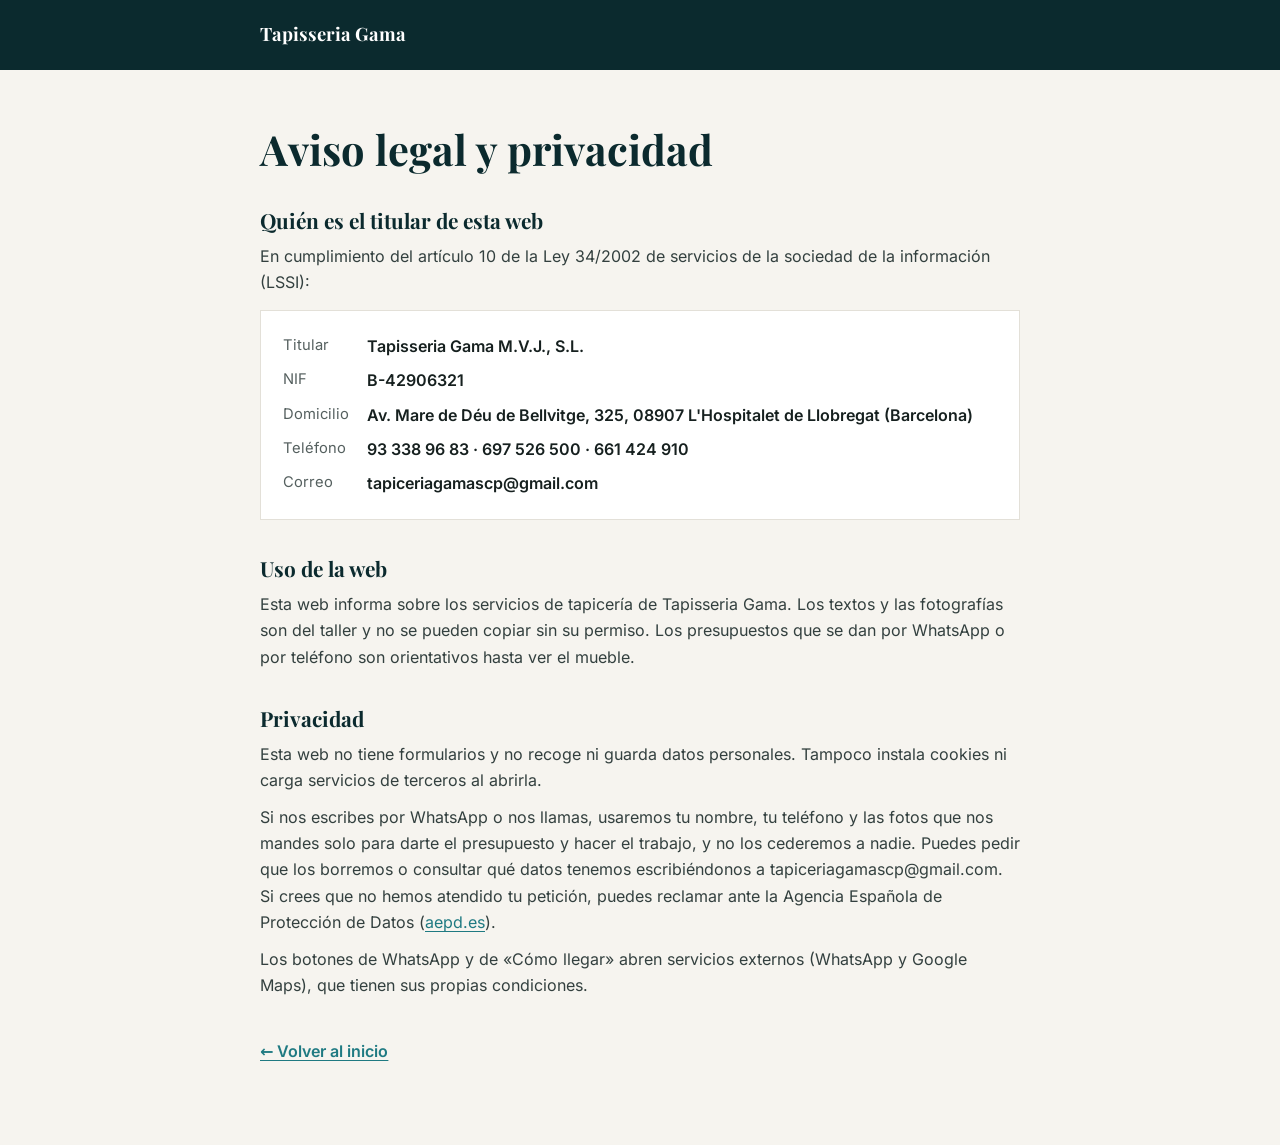
<file: aviso-legal.html>
<!doctype html>
<html lang="es">
<head>
<meta charset="utf-8">
<meta name="viewport" content="width=device-width, initial-scale=1">
<title>Aviso legal y privacidad · Tapisseria Gama</title>
<meta name="description" content="Aviso legal y política de privacidad de la web de Tapisseria Gama, tapicería en L'Hospitalet de Llobregat.">
<meta name="robots" content="index, follow">
<link rel="canonical" href="https://tapisseriagama.es/aviso-legal.html">
<meta name="referrer" content="strict-origin-when-cross-origin">
<meta name="theme-color" content="#0b2a2e">
<link rel="icon" href="data:image/svg+xml,%3Csvg xmlns='http://www.w3.org/2000/svg' viewBox='0 0 64 64'%3E%3Crect width='64' height='64' rx='12' fill='%230b2a2e'/%3E%3Ctext x='32' y='45' font-family='Georgia,serif' font-size='38' font-weight='700' text-anchor='middle' fill='%2346b6c3'%3EG%3C/text%3E%3C/svg%3E">
<link rel="stylesheet" href="fonts/fonts.css">
<link rel="stylesheet" href="fonts/playfair.css">
<style>
*{box-sizing:border-box;margin:0;padding:0}
body{font-family:Inter,system-ui,sans-serif;color:#16201f;background:#f6f4ef;line-height:1.65;-webkit-font-smoothing:antialiased}
.wrap{width:min(760px,100% - 40px);margin-inline:auto}
header{background:#0b2a2e;color:#fff;padding:22px 0}
header a{color:#fff;text-decoration:none;font:700 1.15rem/1 'Playfair Display',Georgia,serif}
main{padding:56px 0 80px}
h1{font:700 clamp(2rem,5vw,2.6rem)/1.1 'Playfair Display',Georgia,serif;color:#0b2a2e;margin-bottom:28px}
h2{font:700 1.3rem/1.2 'Playfair Display',Georgia,serif;color:#0b2a2e;margin:36px 0 10px}
p,li{color:#33403f}
p+p{margin-top:10px}
ul{padding-left:20px;margin-top:8px}
dl{display:grid;grid-template-columns:max-content 1fr;gap:8px 18px;background:#fff;border:1px solid #e3e0d8;padding:22px}
dt{color:#55605f;font-size:.92rem}
dd{font-weight:600}
a{color:#1f7a82;text-underline-offset:.2em}
.pend{background:#fff3c4;padding:0 4px}
.back{display:inline-block;margin-top:40px;font-weight:600}
@media(max-width:520px){dl{grid-template-columns:1fr}dt{margin-top:6px}}
</style>
</head>
<body>
<header><div class="wrap"><a href="./">Tapisseria Gama</a></div></header>
<main class="wrap">
<h1>Aviso legal y privacidad</h1>

<h2>Quién es el titular de esta web</h2>
<p>En cumplimiento del artículo 10 de la Ley 34/2002 de servicios de la sociedad de la información (LSSI):</p>
<dl style="margin-top:14px">
 <dt>Titular</dt><dd>Tapisseria Gama M.V.J., S.L.</dd>
 <dt>NIF</dt><dd>B-42906321</dd>
 <dt>Domicilio</dt><dd>Av. Mare de Déu de Bellvitge, 325, 08907 L'Hospitalet de Llobregat (Barcelona)</dd>
 <dt>Teléfono</dt><dd>93 338 96 83 · 697 526 500 · 661 424 910</dd>
 <dt>Correo</dt><dd>tapiceriagamascp@gmail.com</dd>
</dl>

<h2>Uso de la web</h2>
<p>Esta web informa sobre los servicios de tapicería de Tapisseria Gama. Los textos y las fotografías son del taller y no se pueden copiar sin su permiso. Los presupuestos que se dan por WhatsApp o por teléfono son orientativos hasta ver el mueble.</p>

<h2>Privacidad</h2>
<p>Esta web no tiene formularios y no recoge ni guarda datos personales. Tampoco instala cookies ni carga servicios de terceros al abrirla.</p>
<p>Si nos escribes por WhatsApp o nos llamas, usaremos tu nombre, tu teléfono y las fotos que nos mandes solo para darte el presupuesto y hacer el trabajo, y no los cederemos a nadie. Puedes pedir que los borremos o consultar qué datos tenemos escribiéndonos a tapiceriagamascp@gmail.com. Si crees que no hemos atendido tu petición, puedes reclamar ante la Agencia Española de Protección de Datos (<a href="https://www.aepd.es" rel="noopener">aepd.es</a>).</p>
<p>Los botones de WhatsApp y de «Cómo llegar» abren servicios externos (WhatsApp y Google Maps), que tienen sus propias condiciones.</p>

<a class="back" href="./">← Volver al inicio</a>
</main>
</body>
</html>
</file>
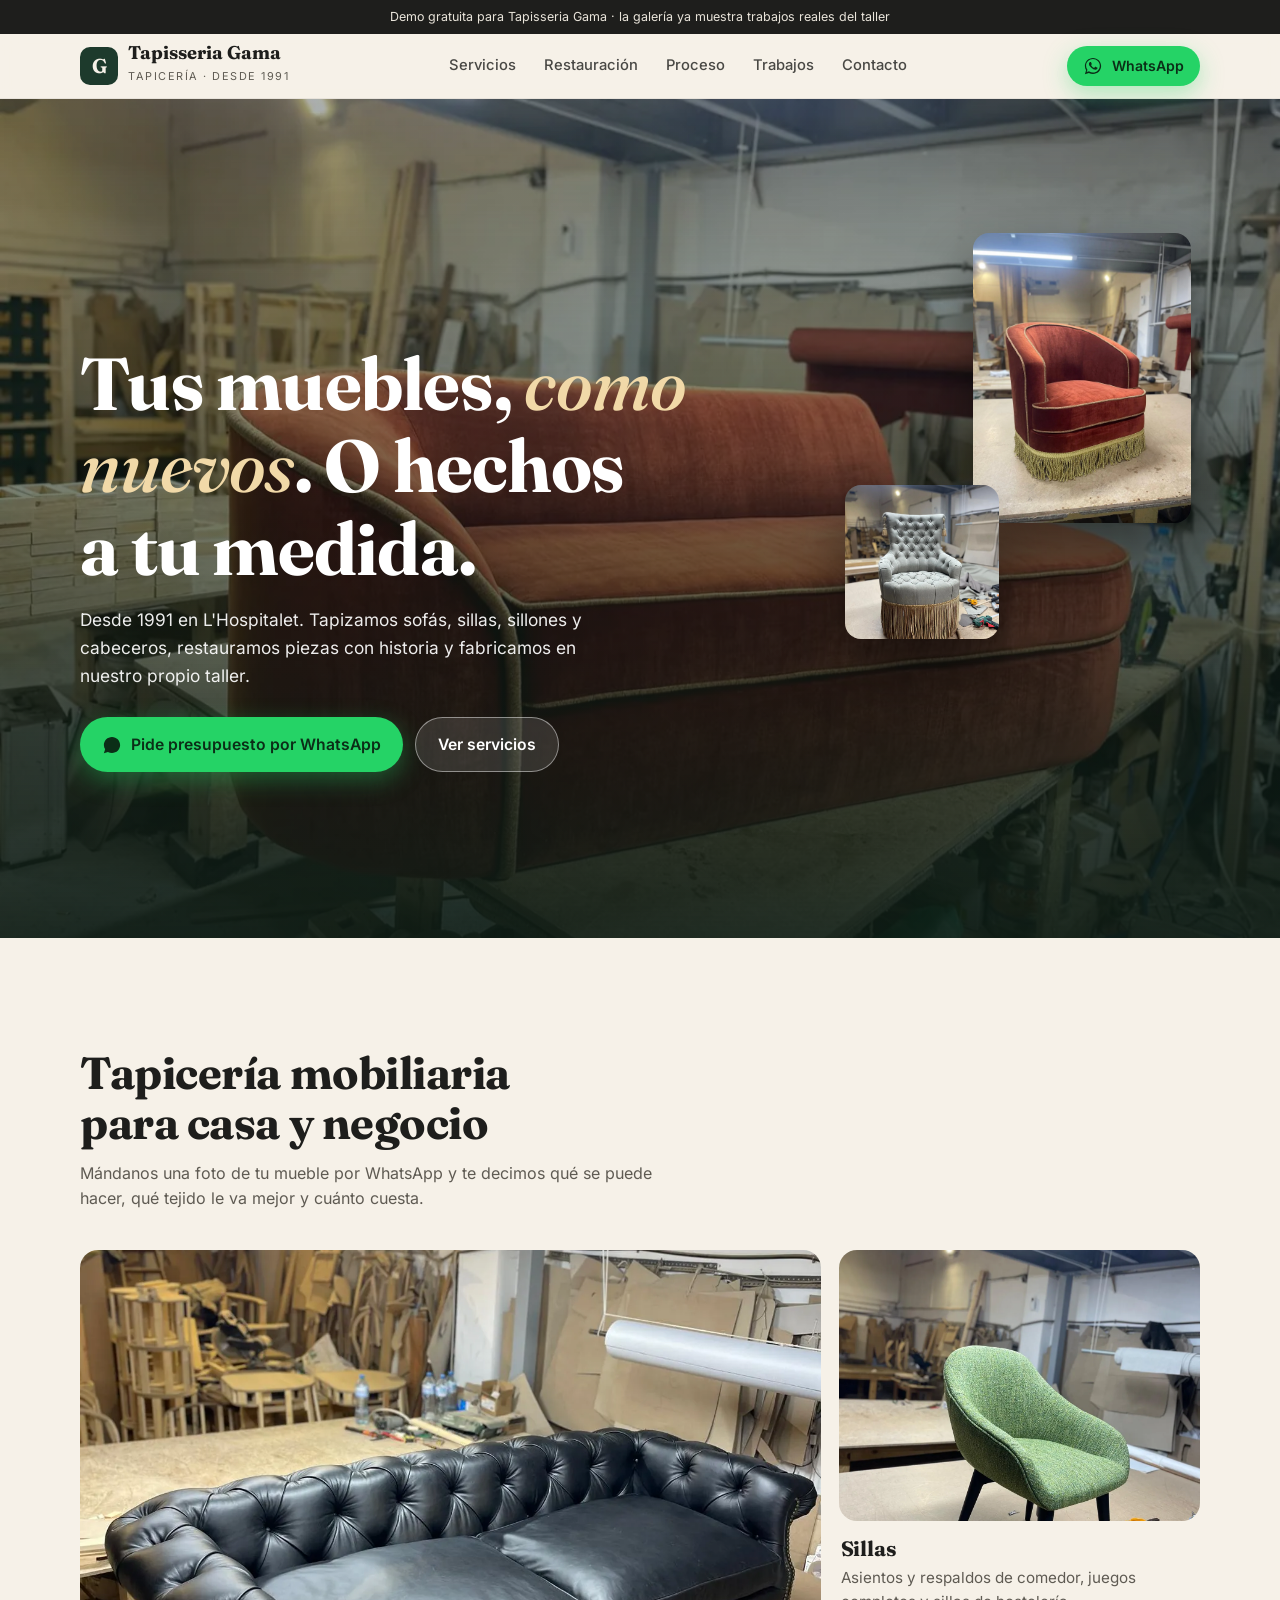
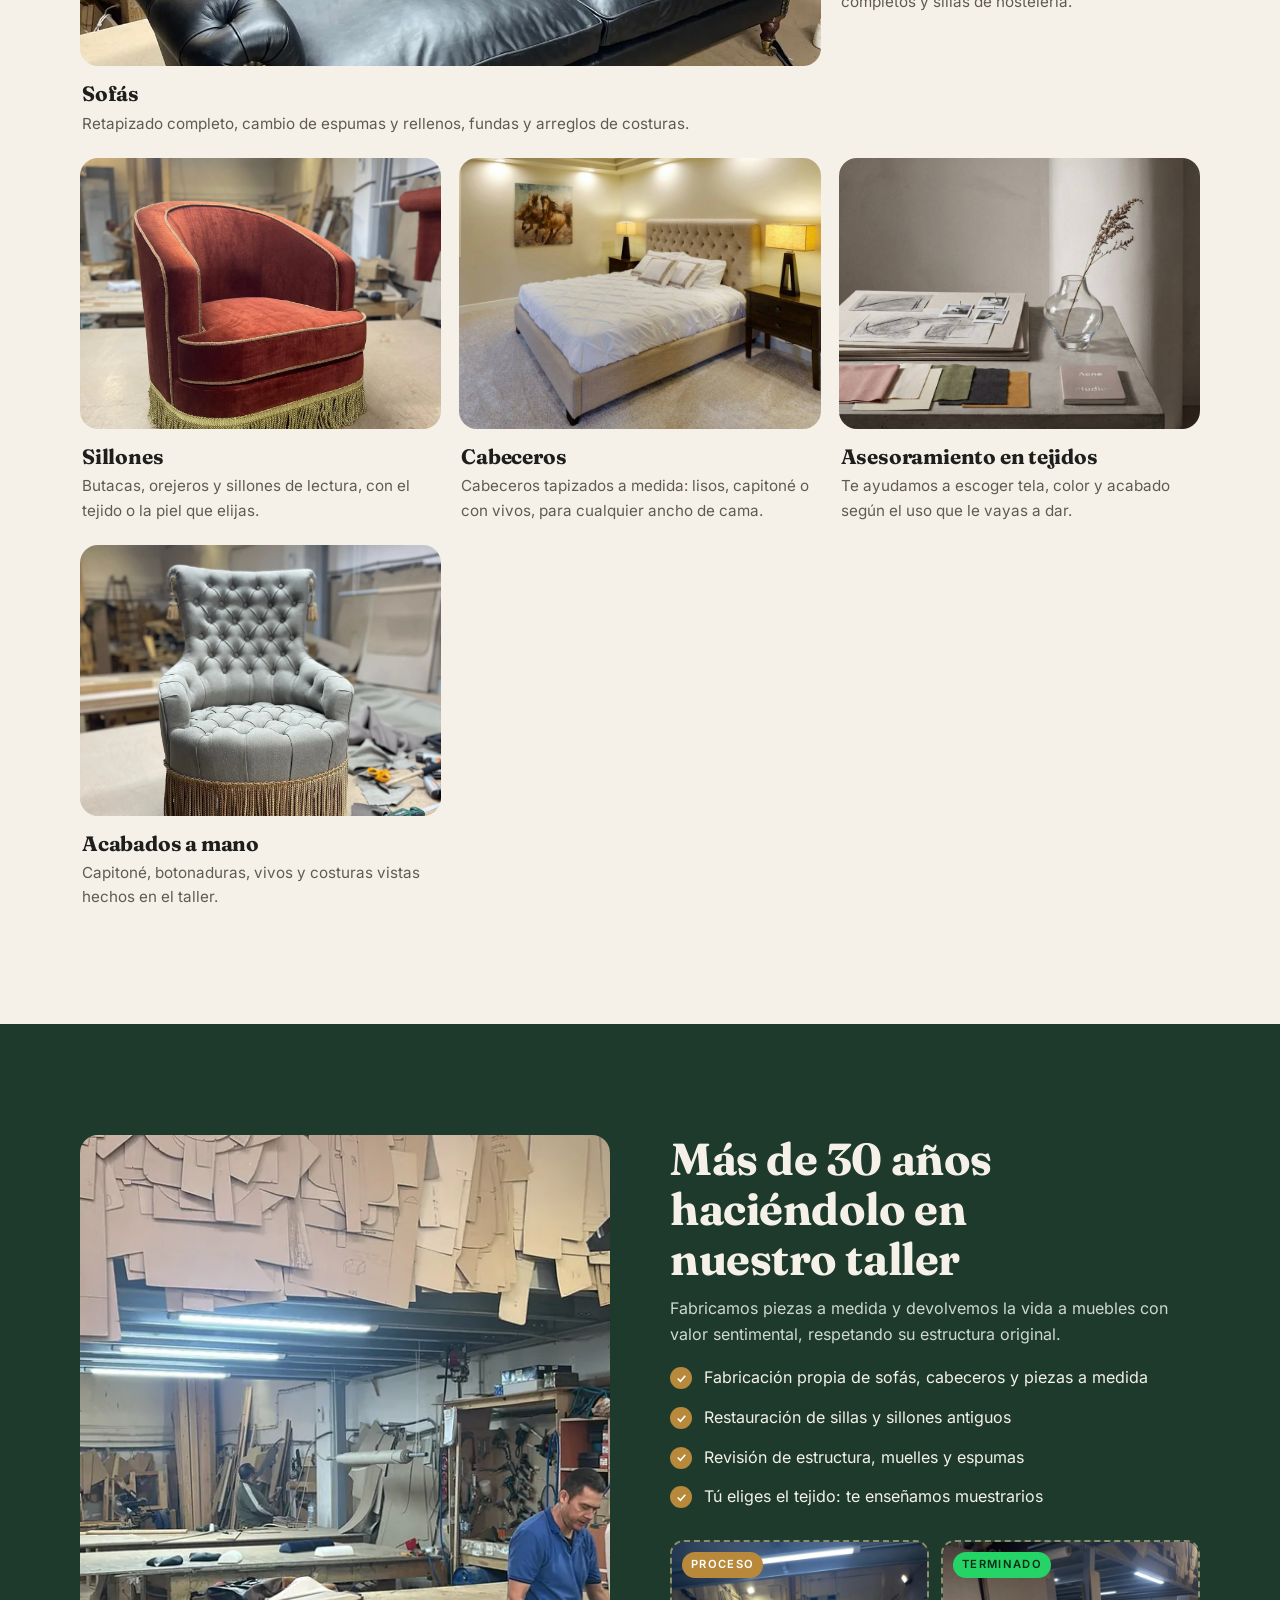
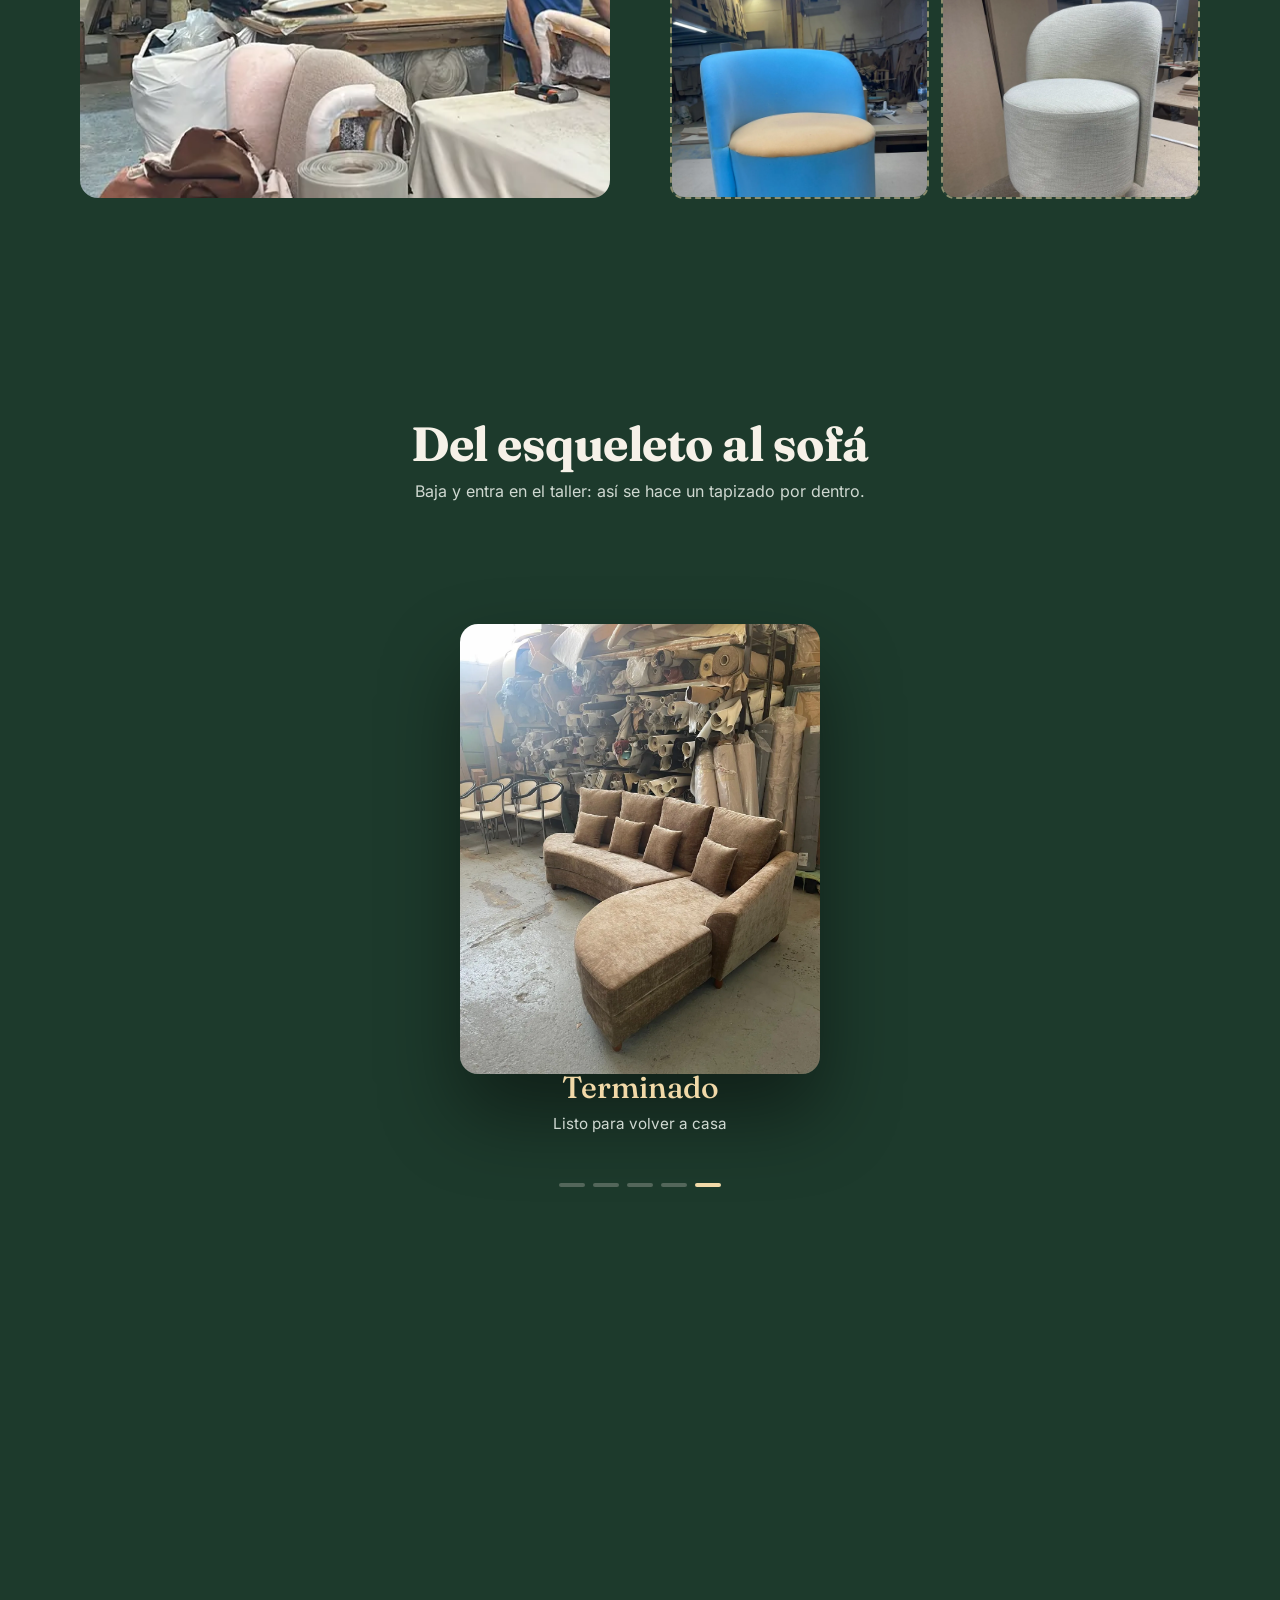
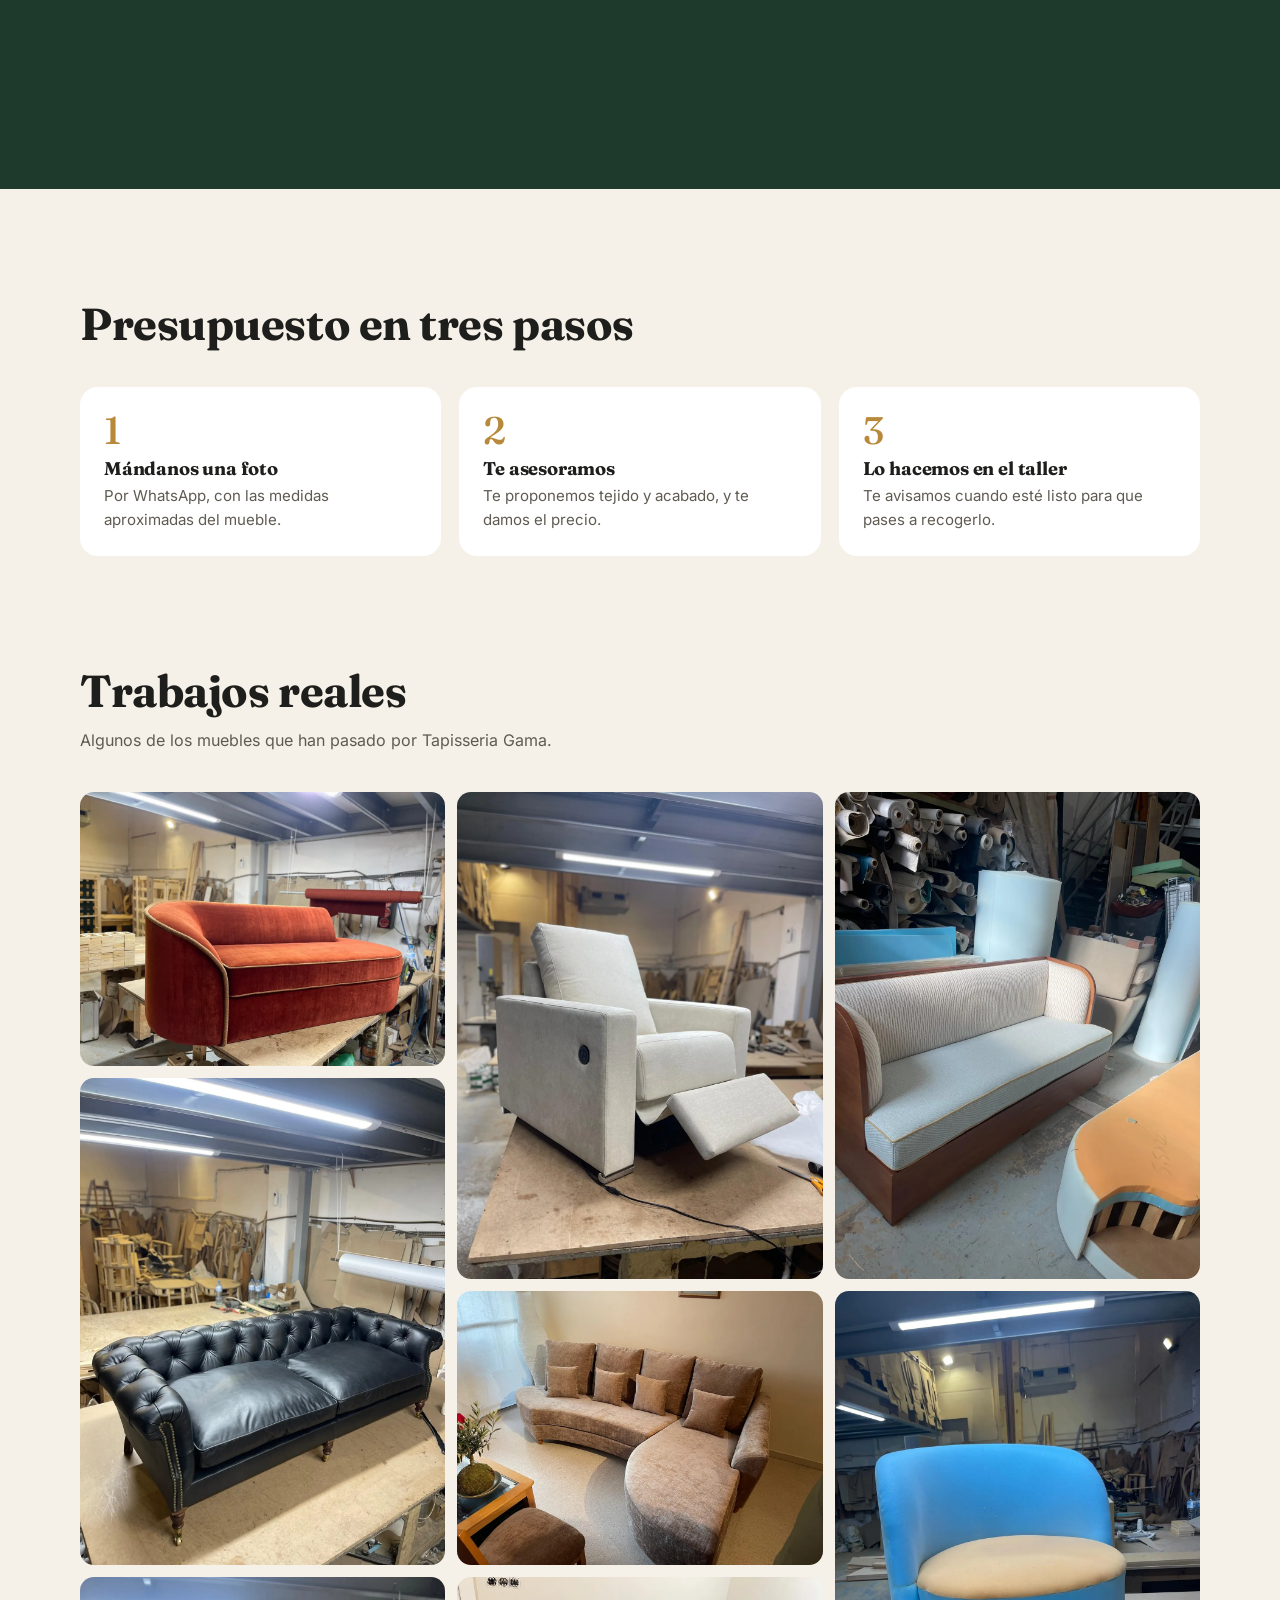
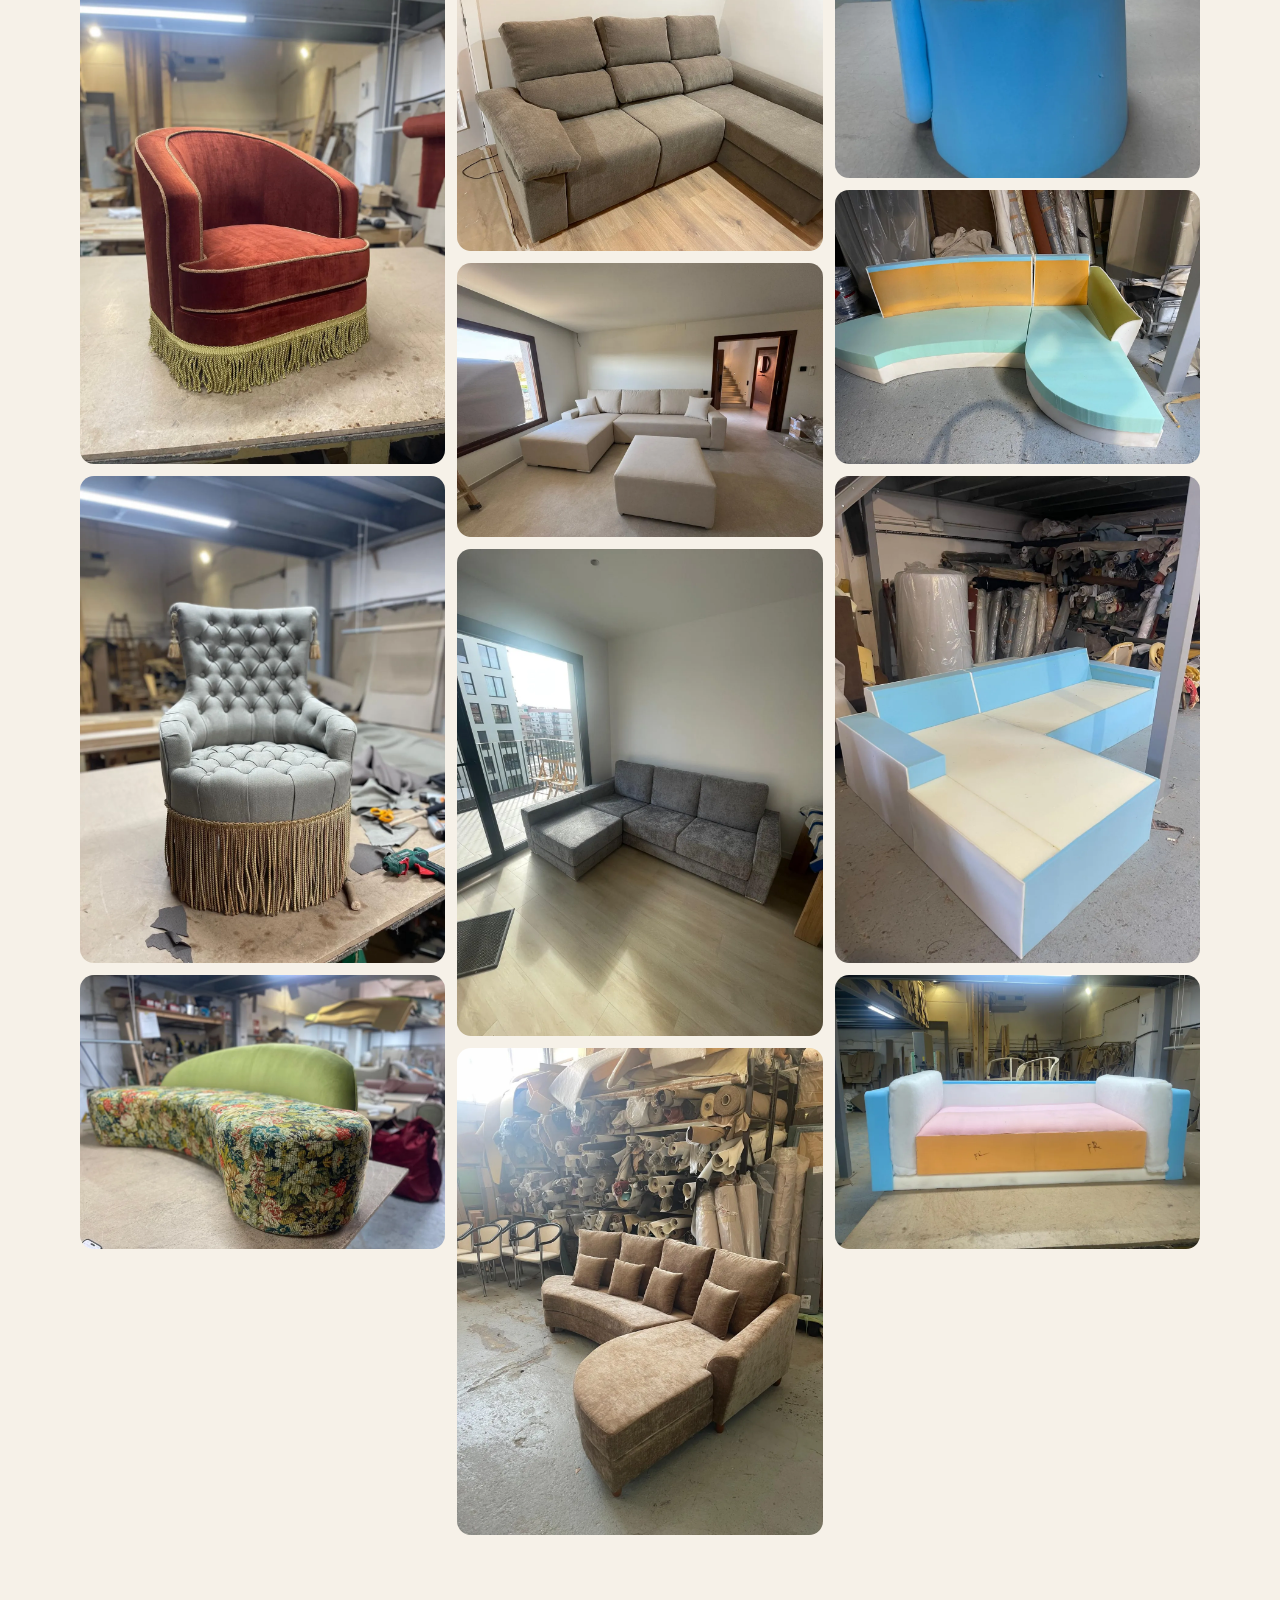
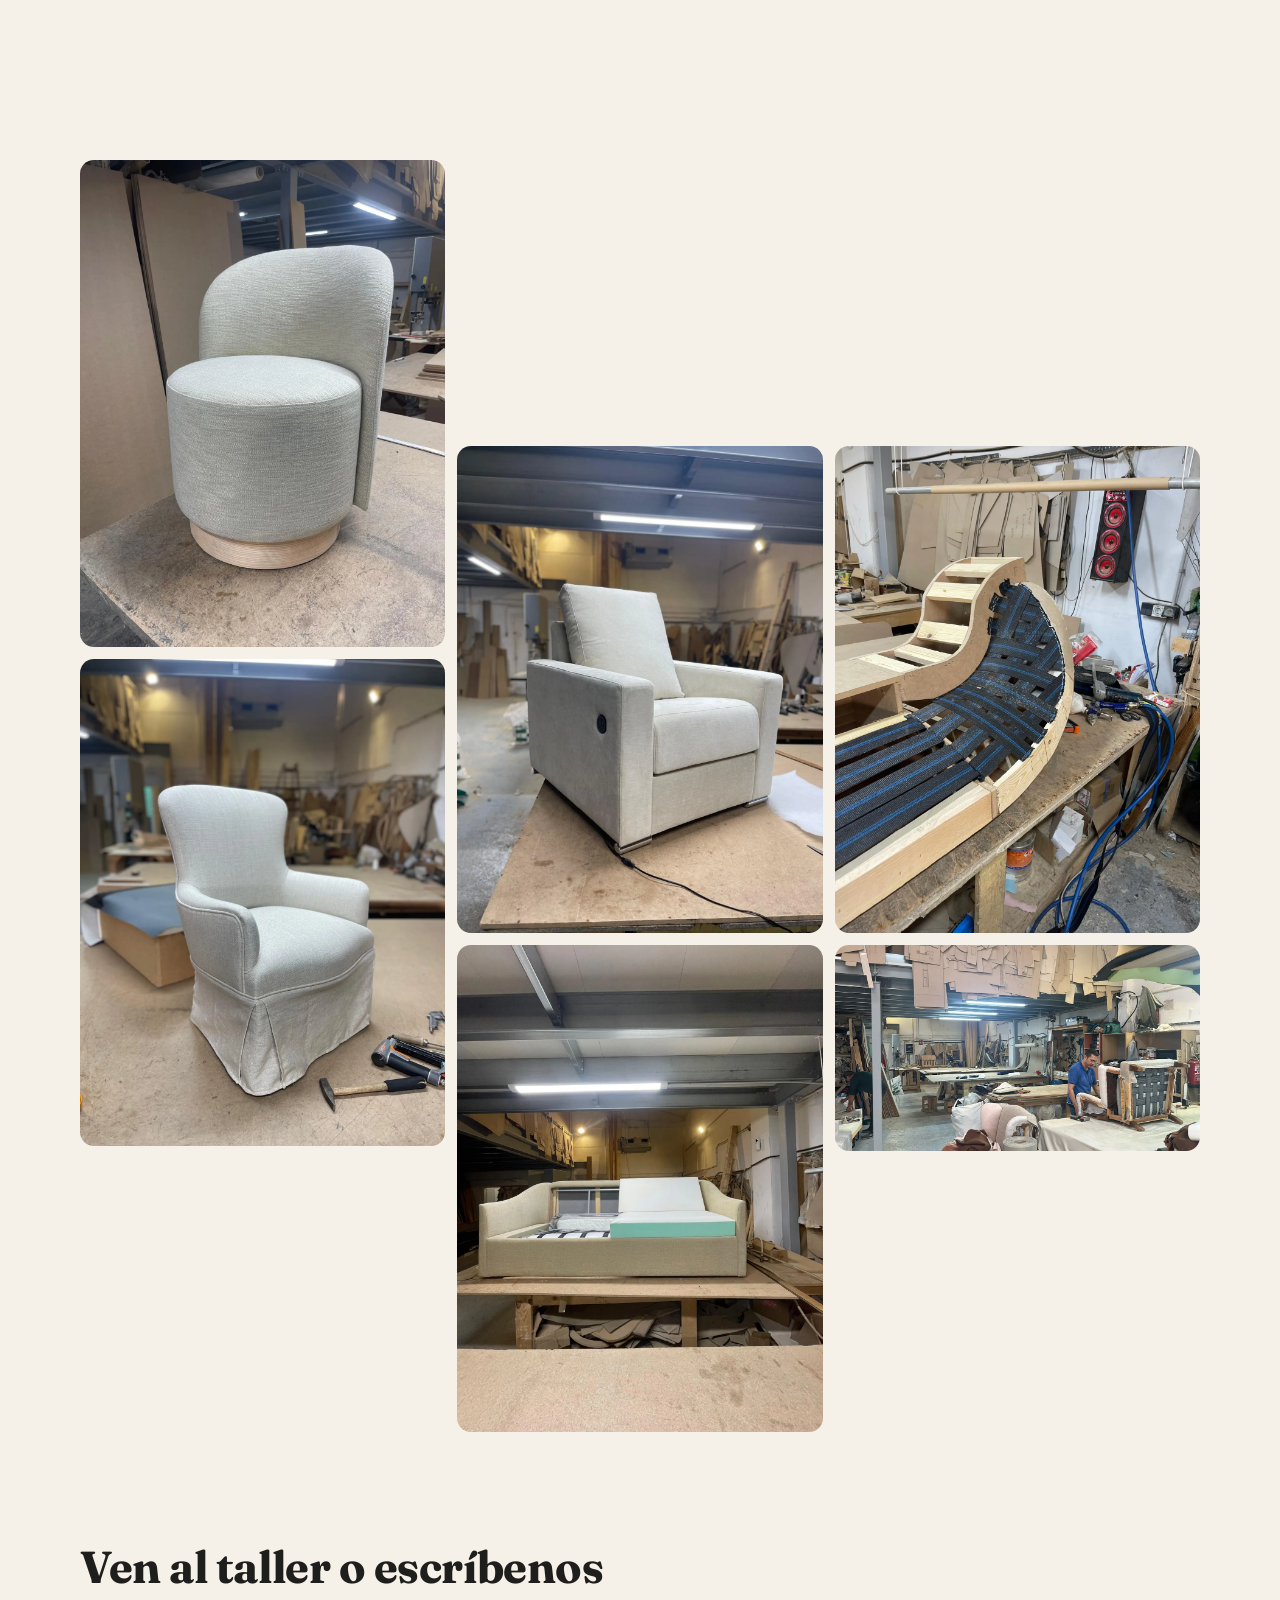
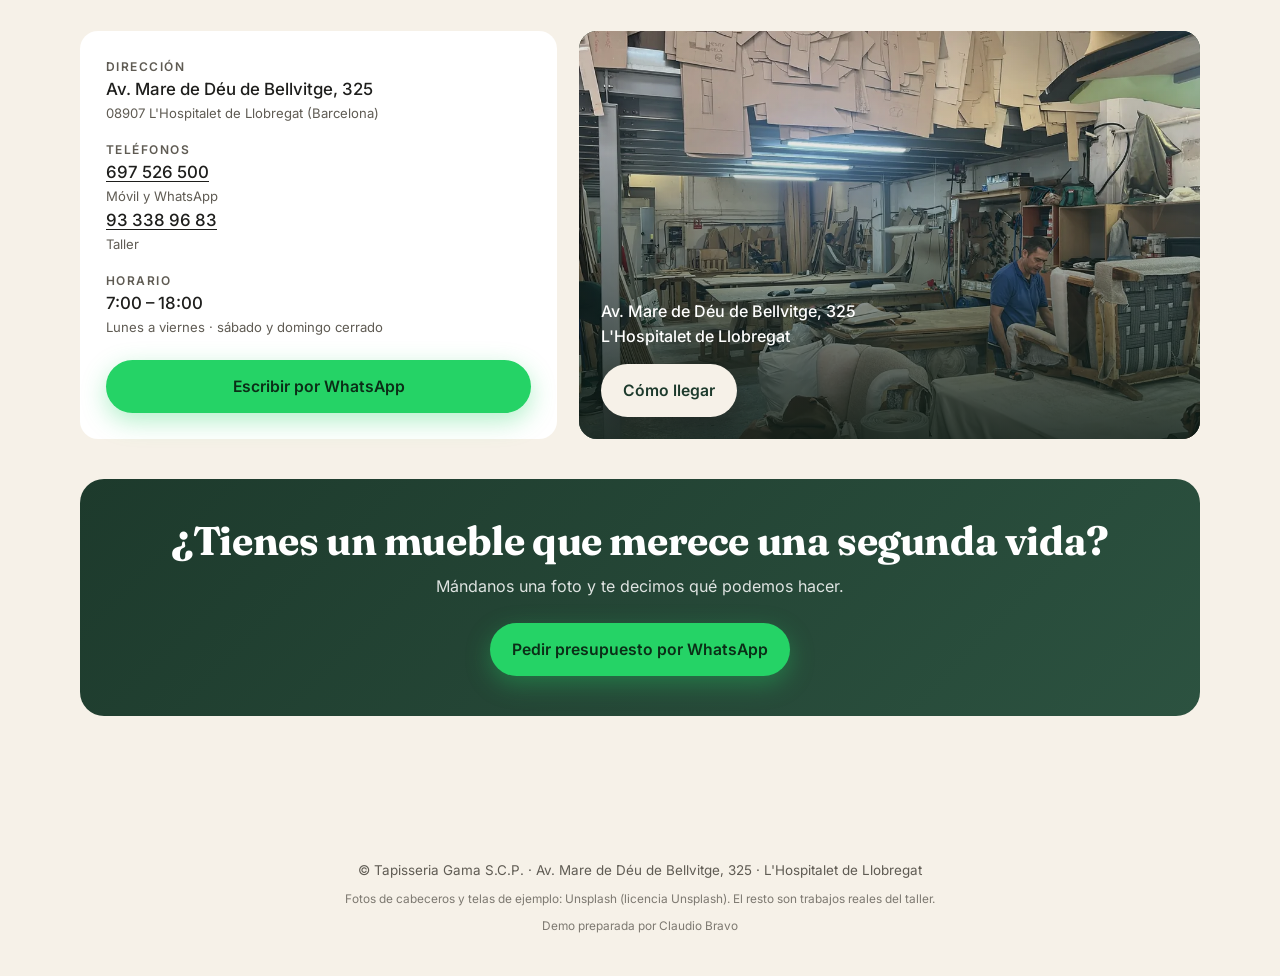
<file: nueva.html>
<!doctype html>
<html lang="es">
<head>
<meta charset="utf-8">
<meta name="viewport" content="width=device-width, initial-scale=1">
<title>Tapisseria Gama · Restauración y fabricación propia de sofás · L'Hospitalet</title>
<meta name="description" content="Tapisseria Gama: tapizado de sofás, sillas, sillones y cabeceros. Fabricación propia y restauración en L'Hospitalet de Llobregat. Pide presupuesto por WhatsApp.">
<meta name="robots" content="noindex">
<meta name="theme-color" content="#1d3a2c">
<link rel="icon" href="data:image/svg+xml,%3Csvg xmlns='http://www.w3.org/2000/svg' viewBox='0 0 64 64'%3E%3Crect width='64' height='64' rx='14' fill='%231d3a2c'/%3E%3Ctext x='32' y='45' font-family='Georgia,serif' font-size='38' font-weight='700' text-anchor='middle' fill='%23f6f1e8'%3EG%3C/text%3E%3C/svg%3E">
<meta property="og:type" content="website">
<meta property="og:locale" content="es_ES">
<meta property="og:title" content="Tapisseria Gama · Tapicería en L'Hospitalet">
<meta property="og:description" content="Sofás, sillas, sillones y cabeceros. Fabricación propia y restauración. Pide presupuesto por WhatsApp.">
<meta property="og:url" content="https://claudiobravo.github.io/tapiceria-gama/">
<meta property="og:image" content="https://claudiobravo.github.io/tapiceria-gama/img/og.jpg">
<meta property="og:image:width" content="1200">
<meta property="og:image:height" content="630">
<meta name="twitter:card" content="summary_large_image">
<link rel="preload" href="fonts/fraunces-normal-500.woff2" as="font" type="font/woff2" crossorigin>
<link rel="stylesheet" href="fonts/fonts.css">
<style>
:root{--g:#1d3a2c;--g2:#2c5240;--cream:#f6f1e8;--sand:#e9dfcf;--brass:#b8893b;--ink:#1e1e1c;--muted:#5f5b53;--r:18px}
*{box-sizing:border-box;margin:0;padding:0}
html{scroll-behavior:smooth}
html,body{overflow-x:clip}
body{font-family:Inter,system-ui,sans-serif;color:var(--ink);background:var(--cream);line-height:1.6;-webkit-font-smoothing:antialiased}
img{max-width:100%;display:block}
a{color:inherit}
h1,h2,h3{font-family:Fraunces,Georgia,serif;font-weight:700;line-height:1.12;letter-spacing:-.01em}
.wrap{width:min(1120px,100% - 40px);margin-inline:auto}
.demo-bar{background:var(--ink);color:#e9e4da;font-size:.78rem;text-align:center;padding:7px 12px}
header{position:sticky;top:0;z-index:20;background:rgba(246,241,232,.92);backdrop-filter:blur(10px);border-bottom:1px solid rgba(0,0,0,.06)}
.nav{display:flex;align-items:center;justify-content:space-between;height:64px}
.logo{display:flex;align-items:center;gap:10px;text-decoration:none}
.logo-mark{width:38px;height:38px;border-radius:10px;background:var(--g);color:var(--cream);display:grid;place-items:center;font-family:Fraunces,serif;font-weight:700;font-size:1.25rem}
.logo b{font-family:Fraunces,serif;font-size:1.15rem;display:block;line-height:1}
.logo small{white-space:nowrap;font-size:.68rem;letter-spacing:.14em;text-transform:uppercase;color:var(--muted)}
.nav ul{display:none;list-style:none;gap:28px;font-size:.92rem;font-weight:500}
.nav ul a{text-decoration:none;opacity:.8}.nav ul a:hover{opacity:1}
.btn{display:inline-flex;align-items:center;justify-content:center;gap:9px;border-radius:999px;padding:14px 22px;font-weight:600;font-size:.98rem;text-decoration:none;border:0;cursor:pointer;transition:transform .15s,box-shadow .15s}
.btn:hover{transform:translateY(-1px)}
.btn-wa{background:#25d366;color:#0b2e17;box-shadow:0 8px 24px rgba(37,211,102,.35)}
.btn-ghost{background:rgba(255,255,255,.12);color:#fff;border:1px solid rgba(255,255,255,.45)}
.btn-sm{padding:9px 16px;font-size:.88rem}
.wa-ico{width:20px;height:20px;flex:none}
.hero{position:relative;color:#fff;min-height:92svh;display:flex;align-items:flex-end;background:#13261d;overflow:hidden;perspective:1200px}
.hero-bg{position:absolute;inset:-6% 0 0;background:url(img/trabajos/01.webp) center 85%/cover no-repeat;will-change:transform;transform-origin:50% 70%}
.hero::before{z-index:1}
.hero .wrap{z-index:3}
.float{position:absolute;z-index:2;margin:0;border-radius:16px;overflow:hidden;box-shadow:0 30px 60px rgba(0,0,0,.45);will-change:transform;display:none}
.float img{width:100%;height:100%;object-fit:cover}
.f1{right:7%;top:16%;width:min(17vw,230px);aspect-ratio:3/4}
.f2{right:22%;top:46%;width:min(12vw,170px);aspect-ratio:1}
@media(min-width:980px){.float{display:block}}
.hero::before{content:"";position:absolute;inset:0;pointer-events:none;background:linear-gradient(180deg,rgba(14,28,21,.35) 0%,rgba(14,28,21,.55) 45%,rgba(14,28,21,.92) 100%)}
.hero .wrap{position:relative;padding:120px 0 56px}
.eyebrow{display:inline-flex;align-items:center;gap:8px;font-size:.76rem;letter-spacing:.16em;text-transform:uppercase;font-weight:600;color:#f1d9a8}
.eyebrow::before{content:"";width:22px;height:1px;background:currentColor}
.hero h1{font-size:clamp(2.4rem,8vw,4.6rem);margin:14px 0 16px;max-width:14ch}
.hero h1 em{font-style:italic;color:#f1d9a8;font-weight:500}
.hero p{font-size:1.08rem;max-width:46ch;opacity:.92}
.hero .cta{display:flex;flex-wrap:wrap;gap:12px;margin-top:28px}
.chips{display:flex;flex-wrap:wrap;gap:8px;margin-top:26px}
.chip{font-size:.8rem;padding:6px 12px;border-radius:999px;background:rgba(255,255,255,.12);border:1px solid rgba(255,255,255,.22)}
section{padding:80px 0}
.sec-head{max-width:620px;margin-bottom:38px}
.sec-head .eyebrow{color:var(--brass)}
.sec-head h2{font-size:clamp(1.9rem,5vw,2.8rem);margin:10px 0 12px}
.sec-head p{color:var(--muted)}
.grid{display:grid;gap:18px}
.svc{grid-template-columns:1fr}
.card{background:#fff;border-radius:var(--r);overflow:hidden;box-shadow:0 1px 2px rgba(0,0,0,.04),0 10px 30px rgba(30,30,28,.06);display:flex;flex-direction:column}
.card .ph{aspect-ratio:4/3;overflow:hidden;background:var(--sand)}
.card .ph img{width:100%;height:100%;object-fit:cover;transition:transform .5s}
.card:hover .ph img{transform:scale(1.04)}
.card .body{padding:20px 20px 22px}
.card h3{font-size:1.3rem;margin-bottom:6px}
.card p{color:var(--muted);font-size:.95rem}
.band{background:var(--g);color:var(--cream)}
.band .sec-head p{color:#cfd8d1}
.band .sec-head .eyebrow{color:#f1d9a8}
.split{display:grid;grid-template-columns:minmax(0,1fr);gap:34px;align-items:center}
.split>*,.contact>*,.grid>*{min-width:0}
.feat-img{border-radius:var(--r);overflow:hidden;aspect-ratio:4/5}
.feat-img img{width:100%;height:100%;object-fit:cover}
.ticks{list-style:none;display:grid;gap:14px;margin-top:8px}
.ticks li{display:flex;gap:12px;align-items:flex-start}
.ticks li::before{content:"";flex:none;width:22px;height:22px;margin-top:2px;border-radius:50%;background:var(--brass) url("data:image/svg+xml,%3Csvg xmlns='http://www.w3.org/2000/svg' viewBox='0 0 24 24' fill='none' stroke='%23fff' stroke-width='3'%3E%3Cpath d='M5 12l5 5 9-10'/%3E%3C/svg%3E") center/13px no-repeat}
.ba{display:grid;grid-template-columns:repeat(2,minmax(0,1fr));gap:12px;margin-top:30px}
.ba-box{position:relative;aspect-ratio:1;border-radius:14px;border:2px dashed rgba(241,217,168,.5);display:grid;place-items:center;text-align:center;padding:14px;color:#e8dcc4;font-size:.85rem;background:rgba(255,255,255,.04)}
.ba-foto{padding:0;overflow:hidden;margin:0}.ba-foto img{width:100%;height:100%;object-fit:cover}
.ba-box svg{width:34px;height:34px;margin:0 auto 8px;opacity:.7}
.ba-tag{position:absolute;top:10px;left:10px;font-size:.7rem;font-weight:600;letter-spacing:.12em;text-transform:uppercase;padding:4px 9px;border-radius:999px;background:var(--brass);color:#fff}
.ba-tag.after{background:#25d366;color:#0b2e17}
.steps{grid-template-columns:1fr;counter-reset:s}
.step{background:#fff;border-radius:var(--r);padding:24px;position:relative}
.step::before{counter-increment:s;content:counter(s);font-family:Fraunces,serif;font-size:2.4rem;color:var(--brass);line-height:1;display:block;margin-bottom:10px}
.step h3{font-size:1.15rem;margin-bottom:4px}
.step p{color:var(--muted);font-size:.94rem}
.gallery{columns:2;column-gap:12px}
.gallery figure{break-inside:avoid;margin-bottom:12px;border-radius:14px;overflow:hidden;position:relative}
.gallery figcaption{position:absolute;left:0;right:0;bottom:0;padding:22px 10px 7px;font-size:.66rem;color:#fff;background:linear-gradient(transparent,rgba(0,0,0,.6))}
.gallery figcaption a{text-decoration:none}
.contact{display:grid;grid-template-columns:minmax(0,1fr);gap:22px}
.info{background:#fff;border-radius:var(--r);padding:26px}
.info dl{display:grid;gap:16px}
.info dt{font-size:.75rem;letter-spacing:.12em;text-transform:uppercase;color:var(--muted);font-weight:600}
.info dd{font-size:1.05rem;font-weight:500}
.info dd small{display:block;font-weight:400;color:var(--muted);font-size:.82rem}
.map{position:relative;border-radius:var(--r);overflow:hidden;min-height:320px;background:var(--g)}
.map img{position:absolute;inset:0;width:100%;height:100%;object-fit:cover}
.map::after{content:"";position:absolute;inset:0;background:linear-gradient(180deg,rgba(14,28,21,.1) 30%,rgba(14,28,21,.85))}
.map-cta{position:absolute;left:22px;right:22px;bottom:22px;z-index:1;color:#fff}
.map-cta p{margin-bottom:14px;font-weight:500}
.btn-light{background:var(--cream);color:var(--g);box-shadow:0 8px 24px rgba(0,0,0,.25)}
.cta-final{background:linear-gradient(135deg,var(--g),var(--g2));color:#fff;border-radius:24px;padding:40px 26px;text-align:center}
.cta-final h2{font-size:clamp(1.7rem,5vw,2.5rem);margin-bottom:10px}
.cta-final p{opacity:.85;margin-bottom:24px}
footer{padding:34px 0 110px;font-size:.84rem;color:var(--muted);text-align:center}
footer .credit{margin-top:8px;font-size:.74rem;opacity:.8}
@media(max-width:519px){header .btn-wa{display:none}}
.fab{position:fixed;right:16px;bottom:16px;z-index:30;width:60px;height:60px;border-radius:50%;background:#25d366;display:grid;place-items:center;box-shadow:0 10px 30px rgba(0,0,0,.25)}
.fab svg{width:32px;height:32px}
@media(min-width:720px){
 .svc{grid-template-columns:repeat(2,1fr)}
 .steps{grid-template-columns:repeat(3,1fr)}
 .gallery{columns:3}
 .contact{grid-template-columns:minmax(0,1fr) minmax(0,1.3fr)}
}
@media(min-width:980px){
 .nav ul{display:flex}
 .svc{grid-template-columns:repeat(3,1fr)}
 .split{grid-template-columns:repeat(2,minmax(0,1fr));gap:60px}
 section{padding:110px 0}
 .fab{display:none}
 footer{padding-bottom:40px}
}

/* Pulido (Impeccable + Emil + Taste) */
::selection{background:var(--brass);color:#fff}
:focus-visible{outline:2px solid var(--brass);outline-offset:3px;border-radius:6px}
input,textarea{caret-color:var(--brass)}
html{scrollbar-color:var(--g2) var(--cream)}
a{text-underline-offset:.2em}
h1,h2{text-wrap:balance}
p{text-wrap:pretty}
.sec-head h2{margin-top:0}
.card{background:none;box-shadow:none;border-radius:0}
.card .ph{border-radius:var(--r)}
.card .body{padding:16px 2px 4px}
.btn{transition:transform .16s cubic-bezier(.23,1,.32,1),box-shadow .16s}
.btn:active{transform:scale(.97)}
.hero-bg{animation:hero-in 1.6s cubic-bezier(.16,1,.3,1) both}
@keyframes hero-in{from{filter:saturate(.5) brightness(.8)}to{filter:none}}
@media(hover:none){.btn:hover{transform:none}.card:hover .ph img{transform:none}}
@media(prefers-reduced-motion:reduce){*{animation:none!important;transition:none!important;scroll-behavior:auto!important}}
@media(min-width:980px){.svc .card:first-child{grid-column:span 2}.svc .card:first-child .ph{aspect-ratio:16/9}}

/* Del esqueleto al sofá: la cámara atraviesa las fotos del proceso */
.tunnel{position:relative;height:520svh;padding:0;background:var(--g);color:var(--cream)}
.tunnel .stage{position:sticky;top:0;height:100svh;overflow:hidden;perspective:900px;perspective-origin:50% 45%}
.tunnel .head{position:absolute;top:clamp(84px,12vh,120px);left:0;right:0;z-index:2000;text-align:center;padding:0 20px}
.tunnel .head h2{font-size:clamp(1.9rem,5vw,3rem);color:var(--cream)}
.tunnel .head p{color:#cfd8d1;margin-top:8px}
.tunnel .layer{position:absolute;left:50%;top:60%;height:min(50svh,560px);aspect-ratio:4/5;margin:0;transform-style:preserve-3d;will-change:transform,opacity}
.tunnel .layer img{width:100%;height:100%;object-fit:cover;border-radius:18px;box-shadow:0 40px 80px rgba(0,0,0,.45)}
.tunnel .layer figcaption{position:absolute;left:-20%;right:-20%;bottom:-62px;text-align:center;font-family:Fraunces,serif;font-size:clamp(1.3rem,3vw,1.9rem);color:#f1d9a8}
.tunnel .layer figcaption small{display:block;font-family:Inter,system-ui,sans-serif;font-size:.95rem;color:#cfd8d1}
.tunnel .meter{position:absolute;left:50%;bottom:22px;transform:translateX(-50%);display:flex;gap:8px;z-index:2000}
.tunnel .meter i{width:26px;height:4px;border-radius:2px;background:rgba(246,241,232,.25);transition:background .3s}
.tunnel .meter i.on{background:#f1d9a8}
@media(max-width:719px){.tunnel .layer{height:min(46svh,82vw);top:58%}.tunnel{height:480svh}}
.no3d .tunnel{height:auto;padding:80px 0}
.no3d .tunnel .stage{position:static;height:auto;overflow:visible;perspective:none;display:grid;gap:90px;padding:0 20px 80px}
.no3d .tunnel .head{position:static}
.no3d .tunnel .layer{position:relative;left:auto;top:auto;height:auto;width:min(80vw,440px);transform:none!important;opacity:1!important;margin:0 auto}
.no3d .tunnel .meter{display:none}
/* entradas en 3D y fotos que se inclinan */
.js3d [data-pop]{opacity:0;transform:perspective(900px) translateY(40px) rotateX(18deg) translateZ(-60px);transition:opacity .9s cubic-bezier(.16,1,.3,1),transform .9s cubic-bezier(.16,1,.3,1);transition-delay:calc(var(--i,0)*70ms)}
.js3d [data-pop].in{opacity:1;transform:none}
.js3d .tilt.in{transition:transform .5s cubic-bezier(.22,1,.36,1),opacity .9s}
</style>
</head>
<body>
<div class="demo-bar">Demo gratuita para Tapisseria Gama · la galería ya muestra trabajos reales del taller</div>
<header>
 <div class="wrap nav">
  <a class="logo" href="#"><span class="logo-mark">G</span><span><b>Tapisseria Gama</b><small>Tapicería · desde 1991</small></span></a>
  <ul><li><a href="#servicios">Servicios</a></li><li><a href="#restauracion">Restauración</a></li><li><a href="#proceso">Proceso</a></li><li><a href="#galeria">Trabajos</a></li><li><a href="#contacto">Contacto</a></li></ul>
  <a class="btn btn-wa btn-sm wa" href="https://wa.me/34697526500?text=Hola%2C%20he%20visto%20vuestra%20web%20y%20quiero%20pedir%20presupuesto%20para%20tapizar%20un%20mueble." target="_blank" rel="noopener"><svg class="wa-ico" viewBox="0 0 32 32" fill="currentColor"><path d="M16 3C8.8 3 3 8.7 3 15.8c0 2.5.7 4.9 2 7L3 29l6.4-2c2 1.1 4.3 1.7 6.6 1.7 7.2 0 13-5.7 13-12.8S23.2 3 16 3zm0 23.4c-2.1 0-4.1-.6-5.9-1.7l-.4-.3-3.8 1.2 1.2-3.7-.3-.4c-1.2-1.8-1.9-3.9-1.9-6.1 0-6 4.9-10.7 11-10.7s11 4.8 11 10.7S22.1 26.4 16 26.4zm6-8c-.3-.2-1.9-1-2.2-1.1-.3-.1-.5-.2-.7.2-.2.3-.8 1-1 1.2-.2.2-.4.2-.7.1-.3-.2-1.4-.5-2.6-1.6-1-.9-1.6-1.9-1.8-2.3-.2-.3 0-.5.1-.7l.5-.6c.2-.2.2-.4.3-.6.1-.2 0-.4 0-.6l-1-2.4c-.3-.6-.5-.5-.7-.5h-.6c-.2 0-.6.1-.9.4-.3.3-1.2 1.1-1.2 2.7s1.2 3.2 1.4 3.4c.2.2 2.4 3.6 5.8 5 .8.3 1.4.5 1.9.7.8.3 1.5.2 2.1.1.6-.1 1.9-.8 2.2-1.5.3-.7.3-1.4.2-1.5-.1-.2-.3-.3-.6-.4z"/></svg>WhatsApp</a>
 </div>
</header>

<section class="hero">
 <div class="hero-bg" aria-hidden="true"></div>
 <figure class="float f1" data-float="0.55" aria-hidden="true"><img src="img/trabajos/03.webp" alt=""></figure>
 <figure class="float f2" data-float="0.9" aria-hidden="true"><img src="img/trabajos/04.webp" alt=""></figure>
 <div class="wrap">
  
  <h1>Tus muebles, <em>como nuevos</em>. O hechos a tu medida.</h1>
  <p>Desde 1991 en L'Hospitalet. Tapizamos sofás, sillas, sillones y cabeceros, restauramos piezas con historia y fabricamos en nuestro propio taller.</p>
  <div class="cta">
   <a class="btn btn-wa wa" href="https://wa.me/34697526500?text=Hola%2C%20he%20visto%20vuestra%20web%20y%20quiero%20pedir%20presupuesto%20para%20tapizar%20un%20mueble." target="_blank" rel="noopener"><svg class="wa-ico" viewBox="0 0 32 32" fill="currentColor"><path d="M16 3C8.8 3 3 8.7 3 15.8c0 2.5.7 4.9 2 7L3 29l6.4-2c2 1.1 4.3 1.7 6.6 1.7 7.2 0 13-5.7 13-12.8S23.2 3 16 3z"/></svg>Pide presupuesto por WhatsApp</a>
   <a class="btn btn-ghost" href="#servicios">Ver servicios</a>
  </div>
 </div>
</section>

<section id="servicios">
 <div class="wrap">
  <div class="sec-head"><h2>Tapicería mobiliaria para casa y negocio</h2><p>Mándanos una foto de tu mueble por WhatsApp y te decimos qué se puede hacer, qué tejido le va mejor y cuánto cuesta.</p></div>
  <div class="grid svc">
   <article class="card tilt" data-pop><div class="ph"><img src="img/trabajos/02.webp" alt="Sofá chester de piel negra con capitoné"></div><div class="body"><h3>Sofás</h3><p>Retapizado completo, cambio de espumas y rellenos, fundas y arreglos de costuras.</p></div></article>
   <article class="card tilt" data-pop><div class="ph"><img src="img/trabajos/06.webp" alt="Silla tapizada en tela verde con patas negras"></div><div class="body"><h3>Sillas</h3><p>Asientos y respaldos de comedor, juegos completos y sillas de hostelería.</p></div></article>
   <article class="card tilt" data-pop><div class="ph"><img src="img/trabajos/03.webp" alt="Butaca de terciopelo granate con flecos"></div><div class="body"><h3>Sillones</h3><p>Butacas, orejeros y sillones de lectura, con el tejido o la piel que elijas.</p></div></article>
   <article class="card tilt" data-pop><div class="ph"><img src="img/cabecero.jpg" alt="Cama con cabecero tapizado capitoné"></div><div class="body"><h3>Cabeceros</h3><p>Cabeceros tapizados a medida: lisos, capitoné o con vivos, para cualquier ancho de cama.</p></div></article>
   <article class="card tilt" data-pop><div class="ph"><img src="img/telas.jpg" alt="Muestrario de telas sobre una mesa"></div><div class="body"><h3>Asesoramiento en tejidos</h3><p>Te ayudamos a escoger tela, color y acabado según el uso que le vayas a dar.</p></div></article>
   <article class="card tilt" data-pop><div class="ph"><img src="img/trabajos/04.webp" alt="Butaca capitoné gris con faldón de flecos"></div><div class="body"><h3>Acabados a mano</h3><p>Capitoné, botonaduras, vivos y costuras vistas hechos en el taller.</p></div></article>
  </div>
 </div>
</section>

<section class="band" id="restauracion">
 <div class="wrap split">
  <div class="feat-img"><img src="img/trabajos/26.webp" alt="El taller de Tapisseria Gama en plena faena"></div>
  <div>
   <div class="sec-head" style="margin-bottom:18px"><h2>Más de 30 años haciéndolo en nuestro taller</h2><p>Fabricamos piezas a medida y devolvemos la vida a muebles con valor sentimental, respetando su estructura original.</p></div>
   <ul class="ticks">
    <li>Fabricación propia de sofás, cabeceros y piezas a medida</li>
    <li>Restauración de sillas y sillones antiguos</li>
    <li>Revisión de estructura, muelles y espumas</li>
    <li>Tú eliges el tejido: te enseñamos muestrarios</li>
   </ul>
   <div class="ba">
    <figure class="ba-box ba-foto"><span class="ba-tag">Proceso</span><img src="img/trabajos/19.webp" alt="Butaca en fase de espumas, antes de tapizar"></figure>
    <figure class="ba-box ba-foto"><span class="ba-tag after">Terminado</span><img src="img/trabajos/07.webp" alt="Butaca giratoria tapizada en gris"></figure>
   </div>
  </div>
 </div>
</section>

<section class="tunnel" id="proceso" aria-labelledby="t-proc">
 <div class="stage">
  <div class="head"><h2 id="t-proc">Del esqueleto al sofá</h2><p>Baja y entra en el taller: así se hace un tapizado por dentro.</p></div>
  <figure class="layer"><img src="img/trabajos/25.webp" alt="Estructura curva de madera con cinchas"><figcaption>La estructura<small>Madera a medida, revisada y reforzada</small></figcaption></figure>
  <figure class="layer"><img src="img/trabajos/24.webp" alt="Estructura de rinconera con cinchas"><figcaption>Las cinchas<small>Las tiras elásticas que sostienen el asiento</small></figcaption></figure>
  <figure class="layer"><img src="img/trabajos/20.webp" alt="Sofá curvo en fase de espumas"><figcaption>La espuma<small>Cortada a la forma de cada pieza</small></figcaption></figure>
  <figure class="layer"><img src="img/trabajos/18.webp" alt="Sofá con estructura de madera y tapizado claro"><figcaption>La tela<small>Tensada y cosida sobre la forma</small></figcaption></figure>
  <figure class="layer"><img src="img/trabajos/14.webp" alt="Sofá curvo marrón terminado en el taller"><figcaption>Terminado<small>Listo para volver a casa</small></figcaption></figure>
  <div class="meter" aria-hidden="true"><i></i><i></i><i></i><i></i><i></i></div>
 </div>
</section>

<section>
 <div class="wrap">
  <div class="sec-head"><h2>Presupuesto en tres pasos</h2></div>
  <div class="grid steps">
   <div class="step" data-pop><h3>Mándanos una foto</h3><p>Por WhatsApp, con las medidas aproximadas del mueble.</p></div>
   <div class="step" data-pop><h3>Te asesoramos</h3><p>Te proponemos tejido y acabado, y te damos el precio.</p></div>
   <div class="step" data-pop><h3>Lo hacemos en el taller</h3><p>Te avisamos cuando esté listo para que pases a recogerlo.</p></div>
  </div>
 </div>
</section>

<section id="galeria" style="padding-top:0">
 <div class="wrap">
  <div class="sec-head"><h2>Trabajos reales</h2><p>Algunos de los muebles que han pasado por Tapisseria Gama.</p></div>
  <div class="gallery">
<!--GALERIA-->
   <figure class="tilt" data-pop><img src="img/trabajos/01.webp" loading="lazy" alt="Sofá rojo con vivo dorado recién tapizado en el taller"></figure>
   <figure class="tilt" data-pop><img src="img/trabajos/02.webp" loading="lazy" alt="Sofá chester de piel negra con capitoné"></figure>
   <figure class="tilt" data-pop><img src="img/trabajos/03.webp" loading="lazy" alt="Butaca de terciopelo granate con flecos"></figure>
   <figure class="tilt" data-pop><img src="img/trabajos/04.webp" loading="lazy" alt="Butaca capitoné gris con faldón de flecos"></figure>
   <figure class="tilt" data-pop><img src="img/trabajos/05.webp" loading="lazy" alt="Sofá curvo con tapizado floral y respaldo verde"></figure>
   <figure class="tilt" data-pop><img src="img/trabajos/06.webp" loading="lazy" alt="Silla tapizada en tela verde con patas negras"></figure>
   <figure class="tilt" data-pop><img src="img/trabajos/07.webp" loading="lazy" alt="Butaca giratoria tapizada en gris"></figure>
   <figure class="tilt" data-pop><img src="img/trabajos/08.webp" loading="lazy" alt="Butaca blanca con funda y vivos"></figure>
   <figure class="tilt" data-pop><img src="img/trabajos/09.webp" loading="lazy" alt="Sillón relax tapizado en tela clara"></figure>
   <figure class="tilt" data-pop><img src="img/trabajos/10.webp" loading="lazy" alt="Sofá curvo con chaise longue instalado en un salón"></figure>
   <figure class="tilt" data-pop><img src="img/trabajos/11.webp" loading="lazy" alt="Sofá chaise longue marrón instalado en una casa"></figure>
   <figure class="tilt" data-pop><img src="img/trabajos/12.webp" loading="lazy" alt="Sofá rinconera y puf tapizados en blanco roto"></figure>
   <figure class="tilt" data-pop><img src="img/trabajos/13.webp" loading="lazy" alt="Sofá chaise longue gris instalado junto a la ventana"></figure>
   <figure class="tilt" data-pop><img src="img/trabajos/14.webp" loading="lazy" alt="Sofá curvo marrón terminado en el taller"></figure>
   <figure class="tilt" data-pop><img src="img/trabajos/15.webp" loading="lazy" alt="Chaise longue tapizada en verde oscuro"></figure>
   <figure class="tilt" data-pop><img src="img/trabajos/16.webp" loading="lazy" alt="Sillón relax tapizado en gris claro"></figure>
   <figure class="tilt" data-pop><img src="img/trabajos/17.webp" loading="lazy" alt="Sofá cama en fabricación"></figure>
   <figure class="tilt" data-pop><img src="img/trabajos/18.webp" loading="lazy" alt="Sofá con estructura de madera y tapizado claro"></figure>
   <figure class="tilt" data-pop><img src="img/trabajos/19.webp" loading="lazy" alt="Butaca en fase de espumas, antes de tapizar"></figure>
   <figure class="tilt" data-pop><img src="img/trabajos/20.webp" loading="lazy" alt="Sofá curvo en fase de espumas"></figure>
   <figure class="tilt" data-pop><img src="img/trabajos/21.webp" loading="lazy" alt="Chaise longue con espumas montadas"></figure>
   <figure class="tilt" data-pop><img src="img/trabajos/22.webp" loading="lazy" alt="Sofá con espumas a medida antes de tapizar"></figure>
   <figure class="tilt" data-pop><img src="img/trabajos/23.webp" loading="lazy" alt="Rinconera en fase de espumas"></figure>
   <figure class="tilt" data-pop><img src="img/trabajos/24.webp" loading="lazy" alt="Estructura de rinconera con cinchas"></figure>
   <figure class="tilt" data-pop><img src="img/trabajos/25.webp" loading="lazy" alt="Estructura curva de madera con cinchas"></figure>
   <figure class="tilt" data-pop><img src="img/trabajos/26.webp" loading="lazy" alt="El taller de Tapisseria Gama en plena faena"></figure>
<!--/GALERIA-->
  </div>
 </div>
</section>

<section id="contacto" style="padding-top:0">
 <div class="wrap">
  <div class="sec-head"><h2>Ven al taller o escríbenos</h2></div>
  <div class="contact">
   <div class="info">
    <dl>
     <div><dt>Dirección</dt><dd>Av. Mare de Déu de Bellvitge, 325<small>08907 L'Hospitalet de Llobregat (Barcelona)</small></dd></div>
     <div><dt>Teléfonos</dt><dd><a href="tel:+34697526500">697 526 500</a> <small>Móvil y WhatsApp</small></dd><dd><a href="tel:+34933389683">93 338 96 83</a> <small>Taller</small></dd></div>
     <div><dt>Horario</dt><dd>7:00 – 18:00<small>Lunes a viernes · sábado y domingo cerrado</small></dd></div>
    </dl>
    <a class="btn btn-wa wa" href="https://wa.me/34697526500?text=Hola%2C%20he%20visto%20vuestra%20web%20y%20quiero%20pedir%20presupuesto%20para%20tapizar%20un%20mueble." target="_blank" rel="noopener" style="margin-top:22px;width:100%">Escribir por WhatsApp</a>
   </div>
   <div class="map"><img src="img/trabajos/26.webp" loading="lazy" alt="El taller de Tapisseria Gama en plena faena"><div class="map-cta"><p>Av. Mare de Déu de Bellvitge, 325<br>L'Hospitalet de Llobregat</p><a class="btn btn-light" href="https://www.google.com/maps/dir/?api=1&amp;destination=Tapisseria+Gama%2C+Av.+Mare+de+D%C3%A9u+de+Bellvitge+325%2C+08907+L%27Hospitalet+de+Llobregat" target="_blank" rel="noopener">Cómo llegar</a></div></div>
  </div>
  <div class="cta-final" style="margin-top:40px">
   <h2>¿Tienes un mueble que merece una segunda vida?</h2>
   <p>Mándanos una foto y te decimos qué podemos hacer.</p>
   <a class="btn btn-wa wa" href="https://wa.me/34697526500?text=Hola%2C%20he%20visto%20vuestra%20web%20y%20quiero%20pedir%20presupuesto%20para%20tapizar%20un%20mueble." target="_blank" rel="noopener">Pedir presupuesto por WhatsApp</a>
  </div>
 </div>
</section>

<footer>
 <div class="wrap">
  <div>© Tapisseria Gama S.C.P. · Av. Mare de Déu de Bellvitge, 325 · L'Hospitalet de Llobregat</div>
  <div class="credit">Fotos de cabeceros y telas de ejemplo: Unsplash (licencia Unsplash). El resto son trabajos reales del taller.</div>
  <div class="credit">Demo preparada por Claudio Bravo</div>
 </div>
</footer>

<a class="fab wa" href="https://wa.me/34697526500?text=Hola%2C%20he%20visto%20vuestra%20web%20y%20quiero%20pedir%20presupuesto%20para%20tapizar%20un%20mueble." target="_blank" rel="noopener" aria-label="WhatsApp"><svg viewBox="0 0 32 32" fill="#fff"><path d="M16 3C8.8 3 3 8.7 3 15.8c0 2.5.7 4.9 2 7L3 29l6.4-2c2 1.1 4.3 1.7 6.6 1.7 7.2 0 13-5.7 13-12.8S23.2 3 16 3zm0 23.4c-2.1 0-4.1-.6-5.9-1.7l-.4-.3-3.8 1.2 1.2-3.7-.3-.4c-1.2-1.8-1.9-3.9-1.9-6.1 0-6 4.9-10.7 11-10.7s11 4.8 11 10.7S22.1 26.4 16 26.4zm6-8c-.3-.2-1.9-1-2.2-1.1-.3-.1-.5-.2-.7.2-.2.3-.8 1-1 1.2-.2.2-.4.2-.7.1-.3-.2-1.4-.5-2.6-1.6-1-.9-1.6-1.9-1.8-2.3-.2-.3 0-.5.1-.7l.5-.6c.2-.2.2-.4.3-.6.1-.2 0-.4 0-.6l-1-2.4c-.3-.6-.5-.5-.7-.5h-.6c-.2 0-.6.1-.9.4-.3.3-1.2 1.1-1.2 2.7s1.2 3.2 1.4 3.4c.2.2 2.4 3.6 5.8 5 .8.3 1.4.5 1.9.7.8.3 1.5.2 2.1.1.6-.1 1.9-.8 2.2-1.5.3-.7.3-1.4.2-1.5-.1-.2-.3-.3-.6-.4z"/></svg></a>

<script>
(function(){
  var d=document.documentElement;
  if(matchMedia('(prefers-reduced-motion: reduce)').matches){d.classList.add('no3d');return}
  d.classList.add('js3d');
  // entradas en 3D al aparecer
  var pops=[].slice.call(document.querySelectorAll('[data-pop]'));
  pops.forEach(function(e,i){e.style.setProperty('--i',i%3)});
  var io=new IntersectionObserver(function(es){es.forEach(function(e){if(e.isIntersecting){e.target.classList.add('in');io.unobserve(e.target)}})},{rootMargin:'0px 0px -6% 0px'});
  pops.forEach(function(e){io.observe(e)});
  // las fotos se inclinan siguiendo el ratón (solo con ratón)
  if(matchMedia('(hover:hover) and (pointer:fine)').matches){
    document.querySelectorAll('.tilt').forEach(function(el){
      el.addEventListener('pointermove',function(ev){var r=el.getBoundingClientRect(),x=(ev.clientX-r.left)/r.width-.5,y=(ev.clientY-r.top)/r.height-.5;
        el.style.transform='perspective(800px) rotateY('+(x*10).toFixed(2)+'deg) rotateX('+(-y*10).toFixed(2)+'deg) translateZ(14px)'});
      el.addEventListener('pointerleave',function(){el.style.transform=''});
    });
  }
  // portada en capas y túnel del proceso
  var bg=document.querySelector('.hero-bg'),fl=[].slice.call(document.querySelectorAll('[data-float]')),hero=document.querySelector('.hero');
  var mx=0,my=0;
  hero.addEventListener('pointermove',function(ev){mx=ev.clientX/innerWidth-.5;my=ev.clientY/innerHeight-.5});
  var tun=document.querySelector('.tunnel'),layers=[].slice.call(tun.querySelectorAll('.layer')),dots=[].slice.call(tun.querySelectorAll('.meter i'));
  var n=layers.length,gap=1000;
  function frame(){
    var y=scrollY,hH=hero.offsetHeight;
    if(y<hH*1.2){
      bg.style.transform='translate3d(0,'+(y*.3).toFixed(1)+'px,0) scale('+(1+y/hH*.18).toFixed(4)+')';
      fl.forEach(function(f){var k=+f.dataset.float;f.style.transform='translate3d('+(mx*-40*k).toFixed(1)+'px,'+(y*-k*.7+my*-30*k).toFixed(1)+'px,0) rotateY('+(mx*16).toFixed(2)+'deg) rotateX('+(-my*12).toFixed(2)+'deg)'});
    }
    var r=tun.getBoundingClientRect(),total=tun.offsetHeight-innerHeight;
    if(r.top<innerHeight&&r.bottom>0){
      var p=Math.min(1,Math.max(0,-r.top/total));
      var start=-700,cam=start+p*((n-1)*gap-start), active=Math.round(Math.max(0,cam)/gap);
      layers.forEach(function(l,i){
        var z=cam-i*gap;                 // 0 = delante de ti; negativo = al fondo; positivo = ya pasada
        var side=(i%2?1:-1)*Math.min(150,innerWidth*.1);
        var op=z>520?0:z>140?1-(z-140)/380:z<-3200?0:z<-2200?(z+3200)/1000:1;
        l.style.opacity=op.toFixed(3);
        l.style.visibility=op<0.01?'hidden':'visible';
        l.style.transform='translate(-50%,-50%) translate3d('+(side*Math.min(1,Math.abs(z)/1600)).toFixed(1)+'px,0,'+z.toFixed(1)+'px) rotateY('+((side>0?-1:1)*Math.min(16,Math.abs(z)/110)).toFixed(2)+'deg)';
        l.style.zIndex=String(500+Math.round(z/10));
      });
      dots.forEach(function(d,i){d.classList.toggle('on',i===active)});
    }
    requestAnimationFrame(frame);
  }
  requestAnimationFrame(frame);
})();
</script>
</body>
</html>
</file>
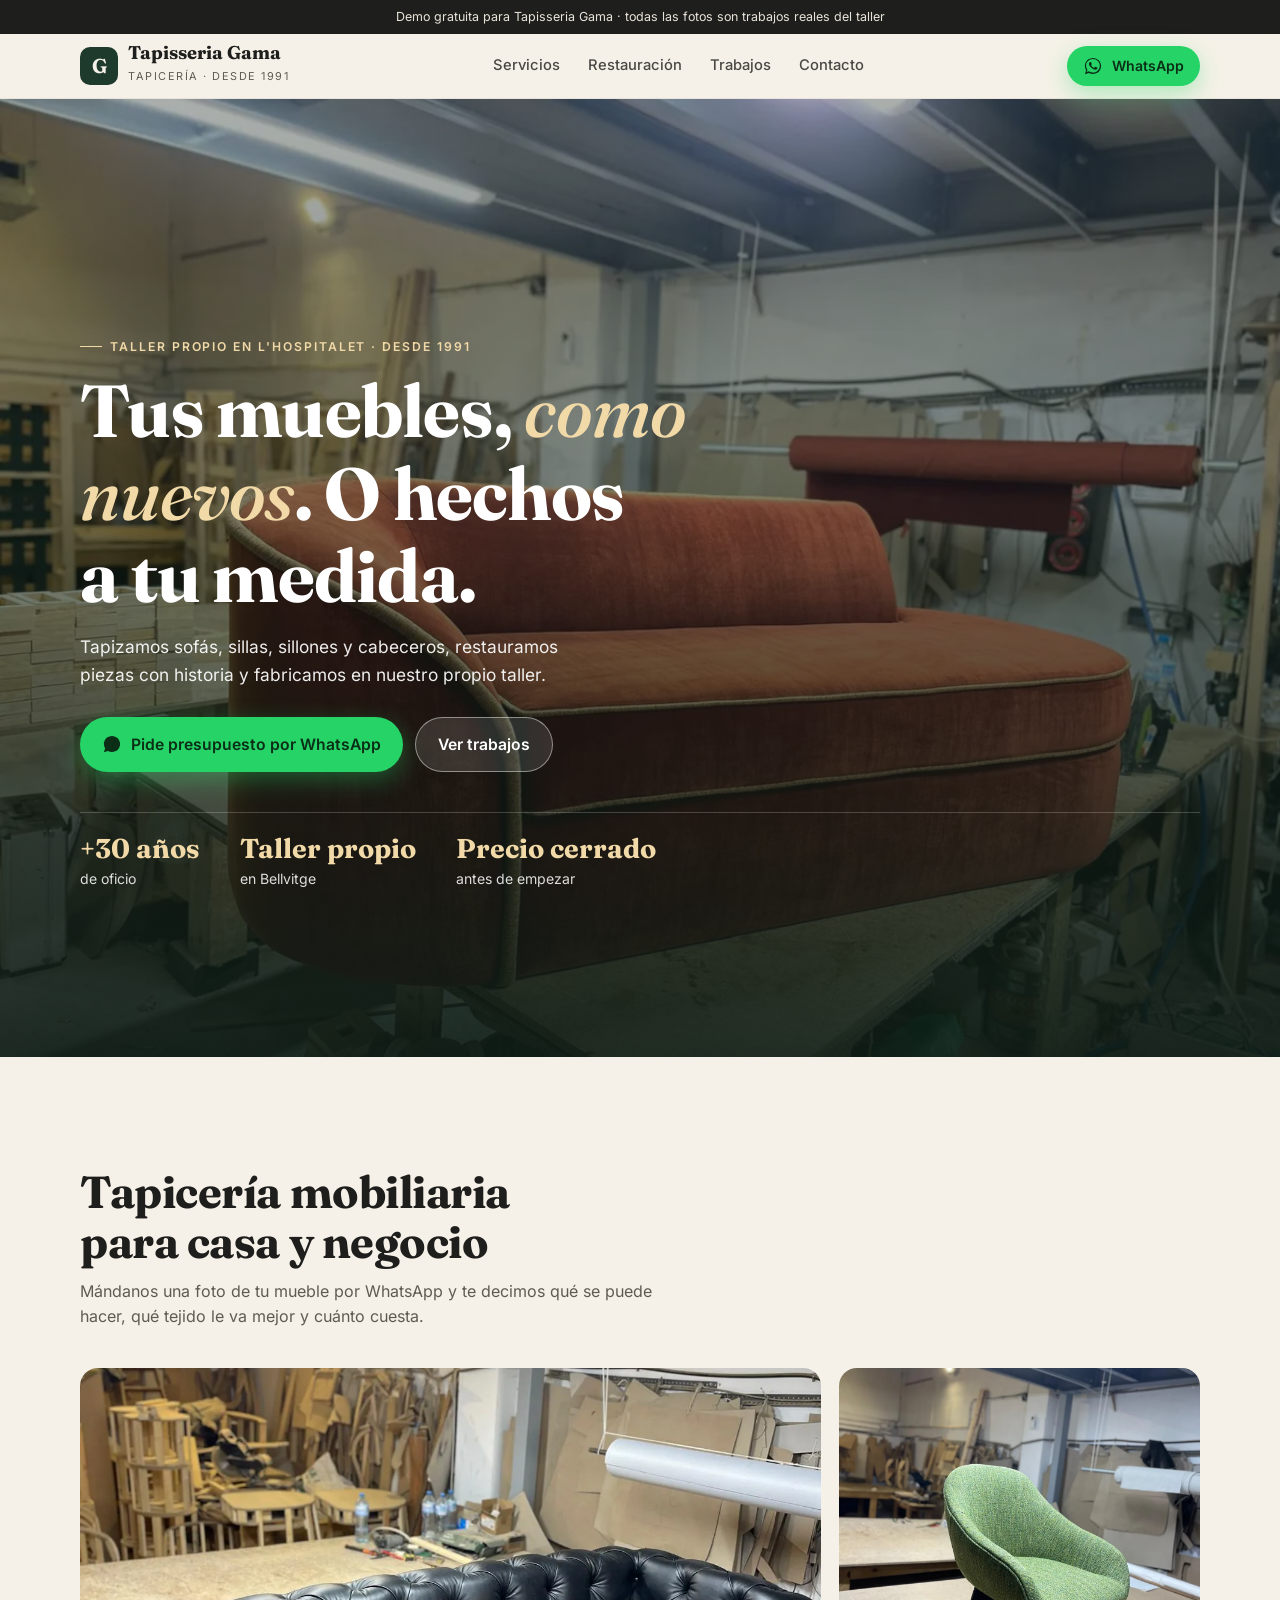
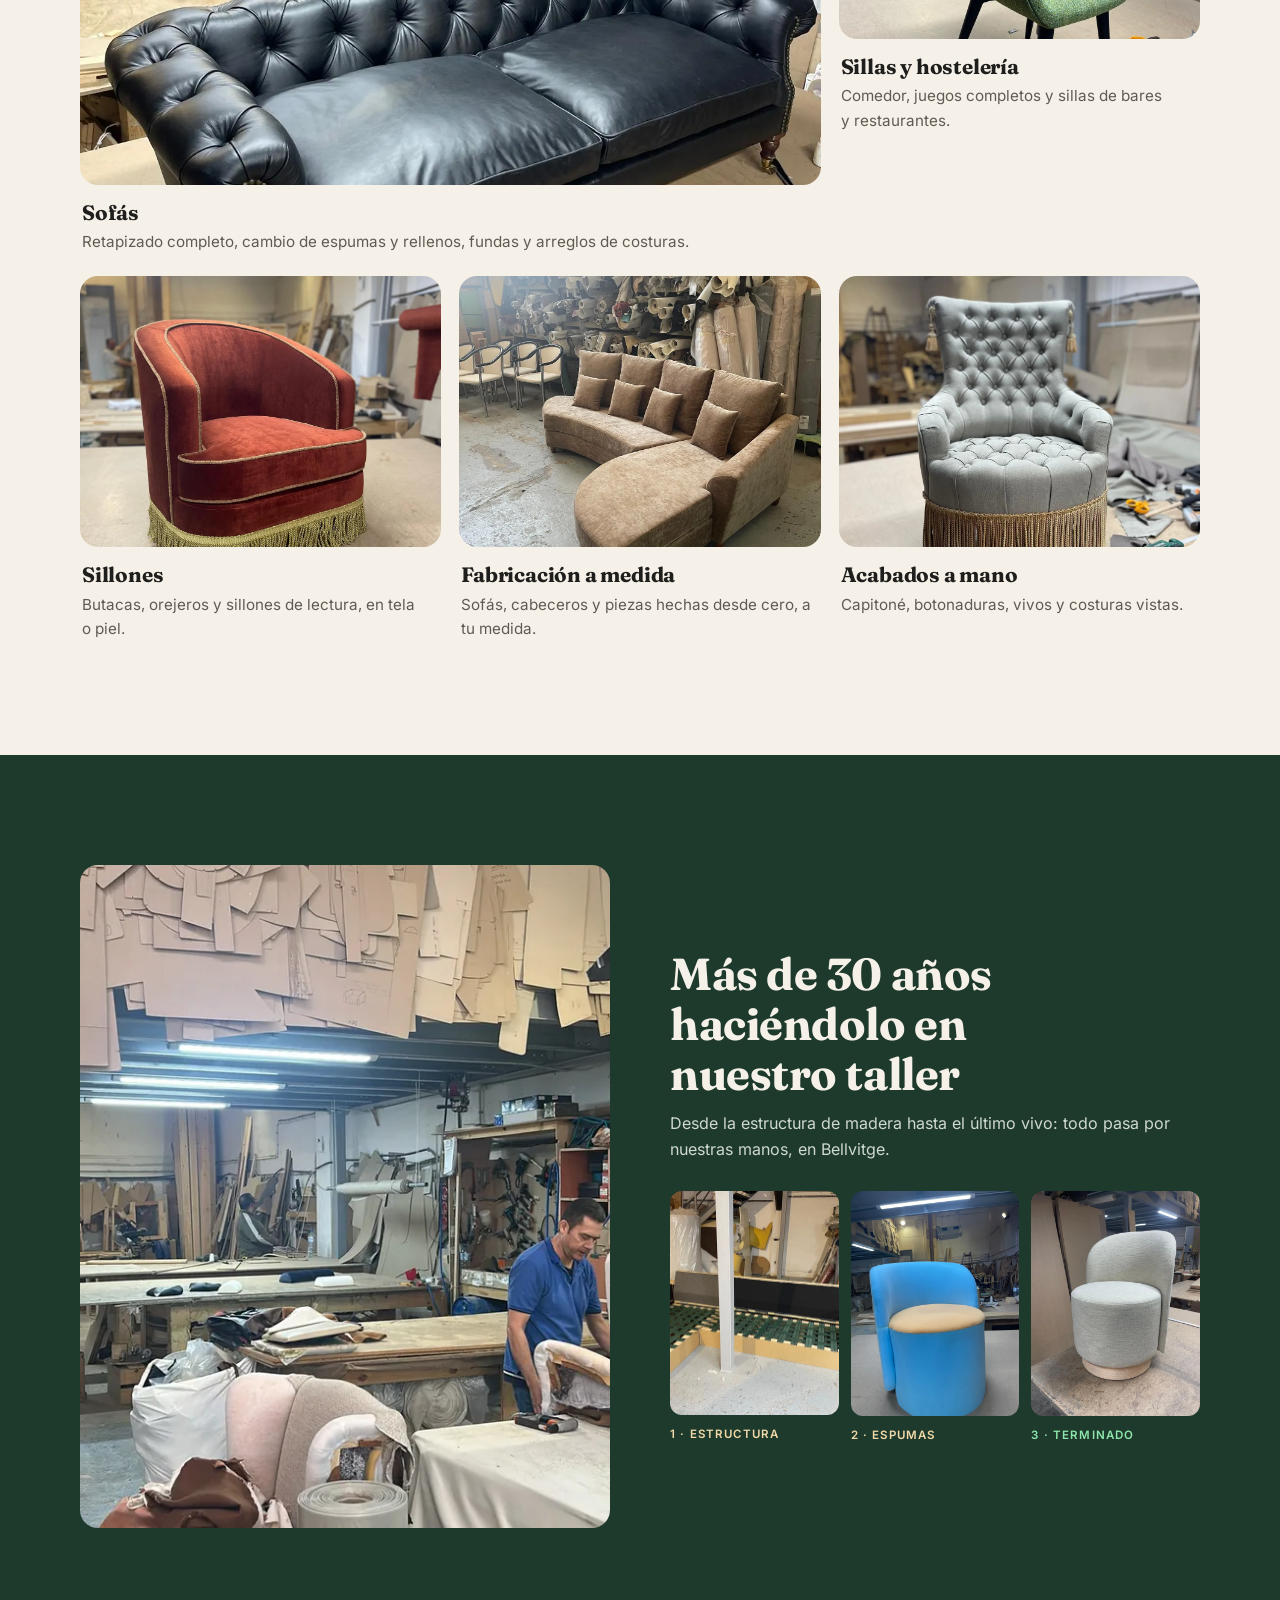
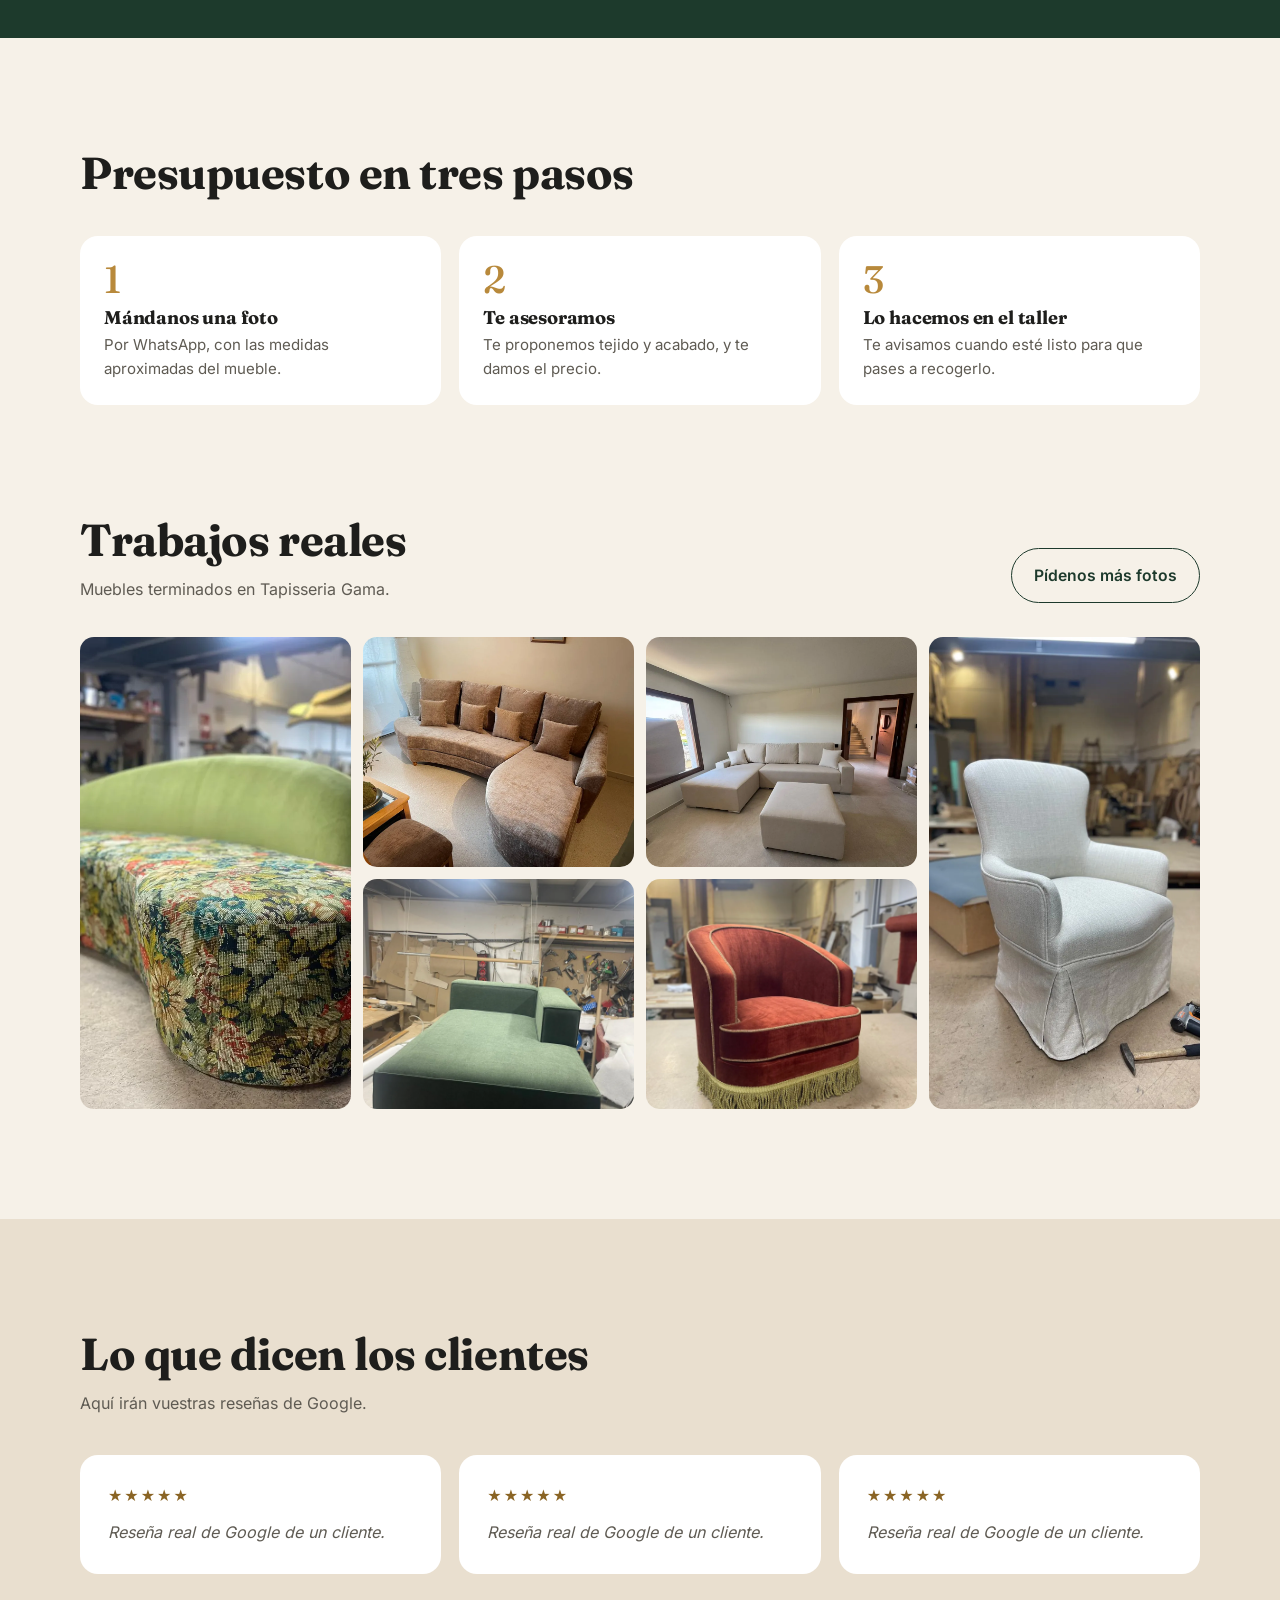
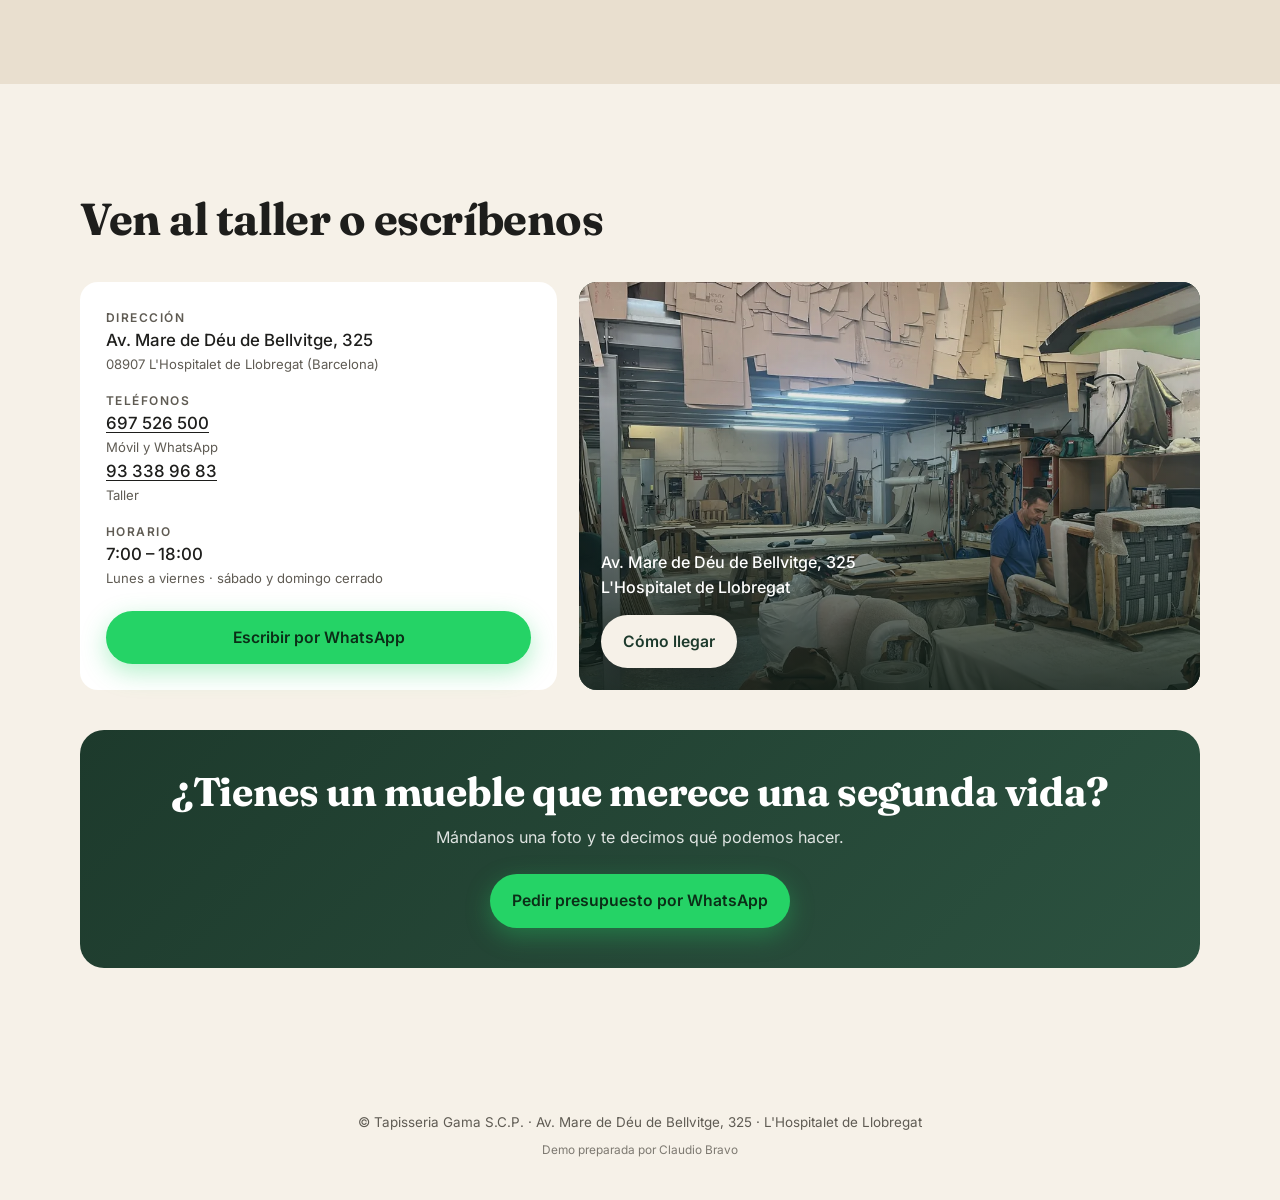
<file: version1.html>
<!doctype html>
<html lang="es">
<head>
<meta charset="utf-8">
<meta name="viewport" content="width=device-width, initial-scale=1">
<title>Tapisseria Gama · Restauración y fabricación propia de sofás · L'Hospitalet</title>
<meta name="description" content="Tapisseria Gama: tapizado de sofás, sillas, sillones y cabeceros. Fabricación propia y restauración en L'Hospitalet de Llobregat. Pide presupuesto por WhatsApp.">
<meta name="robots" content="noindex">
<meta name="theme-color" content="#1d3a2c">
<link rel="icon" href="data:image/svg+xml,%3Csvg xmlns='http://www.w3.org/2000/svg' viewBox='0 0 64 64'%3E%3Crect width='64' height='64' rx='14' fill='%231d3a2c'/%3E%3Ctext x='32' y='45' font-family='Georgia,serif' font-size='38' font-weight='700' text-anchor='middle' fill='%23f6f1e8'%3EG%3C/text%3E%3C/svg%3E">
<meta property="og:type" content="website">
<meta property="og:locale" content="es_ES">
<meta property="og:title" content="Tapisseria Gama · Tapicería en L'Hospitalet">
<meta property="og:description" content="Sofás, sillas, sillones y cabeceros. Fabricación propia y restauración. Pide presupuesto por WhatsApp.">
<meta property="og:url" content="https://claudiobravo.github.io/tapiceria-gama/">
<meta property="og:image" content="https://claudiobravo.github.io/tapiceria-gama/img/og.jpg">
<meta property="og:image:width" content="1200">
<meta property="og:image:height" content="630">
<meta name="twitter:card" content="summary_large_image">
<link rel="preload" href="fonts/fraunces-normal-500.woff2" as="font" type="font/woff2" crossorigin>
<link rel="stylesheet" href="fonts/fonts.css">
<style>
:root{--g:#1d3a2c;--g2:#2c5240;--cream:#f6f1e8;--sand:#e9dfcf;--brass:#b8893b;--ink:#1e1e1c;--muted:#5f5b53;--r:18px}
*{box-sizing:border-box;margin:0;padding:0}
html{scroll-behavior:smooth}
html,body{overflow-x:hidden}
body{font-family:Inter,system-ui,sans-serif;color:var(--ink);background:var(--cream);line-height:1.6;-webkit-font-smoothing:antialiased}
img{max-width:100%;display:block}
a{color:inherit}
h1,h2,h3{font-family:Fraunces,Georgia,serif;font-weight:700;line-height:1.12;letter-spacing:-.01em}
.wrap{width:min(1120px,100% - 40px);margin-inline:auto}
.demo-bar{background:var(--ink);color:#e9e4da;font-size:.78rem;text-align:center;padding:7px 12px}
header{position:sticky;top:0;z-index:20;background:rgba(246,241,232,.92);backdrop-filter:blur(10px);border-bottom:1px solid rgba(0,0,0,.06)}
.nav{display:flex;align-items:center;justify-content:space-between;height:64px}
.logo{display:flex;align-items:center;gap:10px;text-decoration:none}
.logo-mark{width:38px;height:38px;border-radius:10px;background:var(--g);color:var(--cream);display:grid;place-items:center;font-family:Fraunces,serif;font-weight:700;font-size:1.25rem}
.logo b{font-family:Fraunces,serif;font-size:1.15rem;display:block;line-height:1}
.logo small{white-space:nowrap;font-size:.68rem;letter-spacing:.14em;text-transform:uppercase;color:var(--muted)}
.nav ul{display:none;list-style:none;gap:28px;font-size:.92rem;font-weight:500}
.nav ul a{text-decoration:none;opacity:.8}.nav ul a:hover{opacity:1}
.btn{display:inline-flex;align-items:center;justify-content:center;gap:9px;border-radius:999px;padding:14px 22px;font-weight:600;font-size:.98rem;text-decoration:none;border:0;cursor:pointer;transition:transform .15s,box-shadow .15s}
.btn:hover{transform:translateY(-1px)}
.btn-wa{background:#25d366;color:#0b2e17;box-shadow:0 8px 24px rgba(37,211,102,.35)}
.btn-ghost{background:rgba(255,255,255,.12);color:#fff;border:1px solid rgba(255,255,255,.45)}
.btn-sm{padding:9px 16px;font-size:.88rem}
.wa-ico{width:20px;height:20px;flex:none}
.hero{position:relative;color:#fff;min-height:88svh;display:flex;align-items:flex-end;background:#13261d url(img/trabajos/01.webp) center 85%/cover no-repeat}
.hero::before{content:"";position:absolute;inset:0;background:linear-gradient(180deg,rgba(14,28,21,.35) 0%,rgba(14,28,21,.55) 45%,rgba(14,28,21,.92) 100%)}
.hero .wrap{position:relative;padding:120px 0 56px}
.eyebrow{display:inline-flex;align-items:center;gap:8px;font-size:.76rem;letter-spacing:.16em;text-transform:uppercase;font-weight:600;color:#f1d9a8}
.eyebrow::before{content:"";width:22px;height:1px;background:currentColor}
.hero h1{font-size:clamp(2.4rem,8vw,4.6rem);margin:14px 0 16px;max-width:14ch}
.hero h1 em{font-style:italic;color:#f1d9a8;font-weight:500}
.hero p{font-size:1.08rem;max-width:46ch;opacity:.92}
.hero .cta{display:flex;flex-wrap:wrap;gap:12px;margin-top:28px}
.chips{display:flex;flex-wrap:wrap;gap:8px;margin-top:26px}
.chip{font-size:.8rem;padding:6px 12px;border-radius:999px;background:rgba(255,255,255,.12);border:1px solid rgba(255,255,255,.22)}
section{padding:80px 0}
.sec-head{max-width:620px;margin-bottom:38px}
.sec-head .eyebrow{color:var(--brass)}
.sec-head h2{font-size:clamp(1.9rem,5vw,2.8rem);margin:10px 0 12px}
.sec-head p{color:var(--muted)}
.grid{display:grid;gap:18px}
.svc{grid-template-columns:1fr}
.card{background:#fff;border-radius:var(--r);overflow:hidden;box-shadow:0 1px 2px rgba(0,0,0,.04),0 10px 30px rgba(30,30,28,.06);display:flex;flex-direction:column}
.card .ph{aspect-ratio:4/3;overflow:hidden;background:var(--sand)}
.card .ph img{width:100%;height:100%;object-fit:cover;transition:transform .5s}
.card:hover .ph img{transform:scale(1.04)}
.card .body{padding:20px 20px 22px}
.card h3{font-size:1.3rem;margin-bottom:6px}
.card p{color:var(--muted);font-size:.95rem}
.band{background:var(--g);color:var(--cream)}
.band .sec-head p{color:#cfd8d1}
.band .sec-head .eyebrow{color:#f1d9a8}
.split{display:grid;grid-template-columns:minmax(0,1fr);gap:34px;align-items:center}
.split>*,.contact>*,.grid>*{min-width:0}
.feat-img{border-radius:var(--r);overflow:hidden;aspect-ratio:4/5}
.feat-img img{width:100%;height:100%;object-fit:cover}
.ticks{list-style:none;display:grid;gap:14px;margin-top:8px}
.ticks li{display:flex;gap:12px;align-items:flex-start}
.ticks li::before{content:"";flex:none;width:22px;height:22px;margin-top:2px;border-radius:50%;background:var(--brass) url("data:image/svg+xml,%3Csvg xmlns='http://www.w3.org/2000/svg' viewBox='0 0 24 24' fill='none' stroke='%23fff' stroke-width='3'%3E%3Cpath d='M5 12l5 5 9-10'/%3E%3C/svg%3E") center/13px no-repeat}
.ba{display:grid;grid-template-columns:repeat(2,minmax(0,1fr));gap:12px;margin-top:30px}
.ba-box{position:relative;aspect-ratio:1;border-radius:14px;border:2px dashed rgba(241,217,168,.5);display:grid;place-items:center;text-align:center;padding:14px;color:#e8dcc4;font-size:.85rem;background:rgba(255,255,255,.04)}
.ba-foto{padding:0;overflow:hidden;margin:0}.ba-foto img{width:100%;height:100%;object-fit:cover}
.ba-box svg{width:34px;height:34px;margin:0 auto 8px;opacity:.7}
.ba-tag{position:absolute;top:10px;left:10px;font-size:.7rem;font-weight:600;letter-spacing:.12em;text-transform:uppercase;padding:4px 9px;border-radius:999px;background:var(--brass);color:#fff}
.ba-tag.after{background:#25d366;color:#0b2e17}
.steps{grid-template-columns:1fr;counter-reset:s}
.step{background:#fff;border-radius:var(--r);padding:24px;position:relative}
.step::before{counter-increment:s;content:counter(s);font-family:Fraunces,serif;font-size:2.4rem;color:var(--brass);line-height:1;display:block;margin-bottom:10px}
.step h3{font-size:1.15rem;margin-bottom:4px}
.step p{color:var(--muted);font-size:.94rem}
.gallery{columns:2;column-gap:12px}
.gallery figure{break-inside:avoid;margin-bottom:12px;border-radius:14px;overflow:hidden;position:relative}
.gallery figcaption{position:absolute;left:0;right:0;bottom:0;padding:22px 10px 7px;font-size:.66rem;color:#fff;background:linear-gradient(transparent,rgba(0,0,0,.6))}
.gallery figcaption a{text-decoration:none}
.contact{display:grid;grid-template-columns:minmax(0,1fr);gap:22px}
.info{background:#fff;border-radius:var(--r);padding:26px}
.info dl{display:grid;gap:16px}
.info dt{font-size:.75rem;letter-spacing:.12em;text-transform:uppercase;color:var(--muted);font-weight:600}
.info dd{font-size:1.05rem;font-weight:500}
.info dd small{display:block;font-weight:400;color:var(--muted);font-size:.82rem}
.map{position:relative;border-radius:var(--r);overflow:hidden;min-height:320px;background:var(--g)}
.map img{position:absolute;inset:0;width:100%;height:100%;object-fit:cover}
.map::after{content:"";position:absolute;inset:0;background:linear-gradient(180deg,rgba(14,28,21,.1) 30%,rgba(14,28,21,.85))}
.map-cta{position:absolute;left:22px;right:22px;bottom:22px;z-index:1;color:#fff}
.map-cta p{margin-bottom:14px;font-weight:500}
.btn-light{background:var(--cream);color:var(--g);box-shadow:0 8px 24px rgba(0,0,0,.25)}
.cta-final{background:linear-gradient(135deg,var(--g),var(--g2));color:#fff;border-radius:24px;padding:40px 26px;text-align:center}
.cta-final h2{font-size:clamp(1.7rem,5vw,2.5rem);margin-bottom:10px}
.cta-final p{opacity:.85;margin-bottom:24px}
footer{padding:34px 0 110px;font-size:.84rem;color:var(--muted);text-align:center}
footer .credit{margin-top:8px;font-size:.74rem;opacity:.8}
@media(max-width:519px){header .btn-wa{display:none}}
.fab{position:fixed;right:16px;bottom:16px;z-index:30;width:60px;height:60px;border-radius:50%;background:#25d366;display:grid;place-items:center;box-shadow:0 10px 30px rgba(0,0,0,.25)}
.fab svg{width:32px;height:32px}
@media(min-width:720px){
 .svc{grid-template-columns:repeat(2,1fr)}
 .steps{grid-template-columns:repeat(3,1fr)}
 .gallery{columns:3}
 .contact{grid-template-columns:minmax(0,1fr) minmax(0,1.3fr)}
}
@media(min-width:980px){
 .nav ul{display:flex}
 .svc{grid-template-columns:repeat(3,1fr)}
 .split{grid-template-columns:repeat(2,minmax(0,1fr));gap:60px}
 section{padding:110px 0}
 .fab{display:none}
 footer{padding-bottom:40px}
}

/* Pulido (Impeccable + Emil + Taste) */
::selection{background:var(--brass);color:#fff}
:focus-visible{outline:2px solid var(--brass);outline-offset:3px;border-radius:6px}
input,textarea{caret-color:var(--brass)}
html{scrollbar-color:var(--g2) var(--cream)}
a{text-underline-offset:.2em}
h1,h2{text-wrap:balance}
p{text-wrap:pretty}
.sec-head h2{margin-top:0}
.card{background:none;box-shadow:none;border-radius:0}
.card .ph{border-radius:var(--r)}
.card .body{padding:16px 2px 4px}
.btn{transition:transform .16s cubic-bezier(.23,1,.32,1),box-shadow .16s}
.btn:active{transform:scale(.97)}
.hero{animation:hero-in 1.4s cubic-bezier(.16,1,.3,1) both}
@keyframes hero-in{from{filter:saturate(.5) brightness(.8)}to{filter:none}}
@media(hover:none){.btn:hover{transform:none}.card:hover .ph img{transform:none}}
@media(prefers-reduced-motion:reduce){*{animation:none!important;transition:none!important;scroll-behavior:auto!important}}
@media(min-width:980px){.svc .card:first-child{grid-column:span 2}.svc .card:first-child .ph{aspect-ratio:16/9}}

/* Mejoras del lienzo (30/10) */
.stats{display:flex;flex-wrap:wrap;gap:14px 40px;margin-top:40px;padding-top:22px;border-top:1px solid rgba(255,255,255,.2)}
.stats b{display:block;font:700 1.7rem/1 Fraunces,serif;color:#f1d9a8}
.stats span{display:block;font-size:.88rem;margin-top:6px;opacity:.85}
.seq{display:grid;grid-template-columns:repeat(3,minmax(0,1fr));gap:12px;margin-top:28px}
.seq figure{margin:0}
.seq img{width:100%;aspect-ratio:3/4;object-fit:cover;border-radius:12px}
.seq figcaption{margin-top:10px;font-size:.72rem;font-weight:600;letter-spacing:.1em;text-transform:uppercase;color:#f1d9a8}
.seq figure:last-child figcaption{color:#8ee6ac}
.gal-head{display:flex;flex-wrap:wrap;justify-content:space-between;align-items:flex-end;gap:16px;margin-bottom:34px}
.gal-head .sec-head{margin-bottom:0}
.btn-out{border:1.5px solid var(--g);color:var(--g)}
.gal6{display:grid;grid-template-columns:repeat(2,minmax(0,1fr));grid-auto-rows:170px;gap:12px}
.gal6 img{width:100%;height:100%;object-fit:cover;border-radius:14px}
@media(min-width:720px){.gal6{grid-template-columns:repeat(4,minmax(0,1fr));grid-auto-rows:230px}.gal6 .tall{grid-row:span 2}}
.revs-sec{background:var(--sand)}
.revs{display:grid;gap:18px;grid-template-columns:minmax(0,1fr)}
.revs figure{margin:0;background:#fff;border-radius:var(--r);padding:28px;color:var(--muted)}
.revs .st{color:#8a6424;letter-spacing:2px}
.revs blockquote{margin-top:12px;font-style:italic}
@media(min-width:720px){.revs{grid-template-columns:repeat(3,minmax(0,1fr))}}
</style>
</head>
<body>
<div class="demo-bar">Demo gratuita para Tapisseria Gama · todas las fotos son trabajos reales del taller</div>
<header>
 <div class="wrap nav">
  <a class="logo" href="#"><span class="logo-mark">G</span><span><b>Tapisseria Gama</b><small>Tapicería · desde 1991</small></span></a>
  <ul><li><a href="#servicios">Servicios</a></li><li><a href="#restauracion">Restauración</a></li><li><a href="#galeria">Trabajos</a></li><li><a href="#contacto">Contacto</a></li></ul>
  <a class="btn btn-wa btn-sm wa" href="https://wa.me/34697526500?text=Hola%2C%20he%20visto%20vuestra%20web%20y%20quiero%20pedir%20presupuesto%20para%20tapizar%20un%20mueble." target="_blank" rel="noopener"><svg class="wa-ico" viewBox="0 0 32 32" fill="currentColor"><path d="M16 3C8.8 3 3 8.7 3 15.8c0 2.5.7 4.9 2 7L3 29l6.4-2c2 1.1 4.3 1.7 6.6 1.7 7.2 0 13-5.7 13-12.8S23.2 3 16 3zm0 23.4c-2.1 0-4.1-.6-5.9-1.7l-.4-.3-3.8 1.2 1.2-3.7-.3-.4c-1.2-1.8-1.9-3.9-1.9-6.1 0-6 4.9-10.7 11-10.7s11 4.8 11 10.7S22.1 26.4 16 26.4zm6-8c-.3-.2-1.9-1-2.2-1.1-.3-.1-.5-.2-.7.2-.2.3-.8 1-1 1.2-.2.2-.4.2-.7.1-.3-.2-1.4-.5-2.6-1.6-1-.9-1.6-1.9-1.8-2.3-.2-.3 0-.5.1-.7l.5-.6c.2-.2.2-.4.3-.6.1-.2 0-.4 0-.6l-1-2.4c-.3-.6-.5-.5-.7-.5h-.6c-.2 0-.6.1-.9.4-.3.3-1.2 1.1-1.2 2.7s1.2 3.2 1.4 3.4c.2.2 2.4 3.6 5.8 5 .8.3 1.4.5 1.9.7.8.3 1.5.2 2.1.1.6-.1 1.9-.8 2.2-1.5.3-.7.3-1.4.2-1.5-.1-.2-.3-.3-.6-.4z"/></svg>WhatsApp</a>
 </div>
</header>

<section class="hero">
 <div class="wrap">
  <span class="eyebrow">Taller propio en L'Hospitalet · desde 1991</span>
  <h1>Tus muebles, <em>como nuevos</em>. O hechos a tu medida.</h1>
  <p>Tapizamos sofás, sillas, sillones y cabeceros, restauramos piezas con historia y fabricamos en nuestro propio taller.</p>
  <div class="cta">
   <a class="btn btn-wa wa" href="https://wa.me/34697526500?text=Hola%2C%20he%20visto%20vuestra%20web%20y%20quiero%20pedir%20presupuesto%20para%20tapizar%20un%20mueble." target="_blank" rel="noopener"><svg class="wa-ico" viewBox="0 0 32 32" fill="currentColor"><path d="M16 3C8.8 3 3 8.7 3 15.8c0 2.5.7 4.9 2 7L3 29l6.4-2c2 1.1 4.3 1.7 6.6 1.7 7.2 0 13-5.7 13-12.8S23.2 3 16 3z"/></svg>Pide presupuesto por WhatsApp</a>
   <a class="btn btn-ghost" href="#galeria">Ver trabajos</a>
  </div>
  <div class="stats">
   <div><b>+30 años</b><span>de oficio</span></div>
   <div><b>Taller propio</b><span>en Bellvitge</span></div>
   <div><b>Precio cerrado</b><span>antes de empezar</span></div>
  </div>
 </div>
</section>

<section id="servicios">
 <div class="wrap">
  <div class="sec-head"><h2>Tapicería mobiliaria para casa y negocio</h2><p>Mándanos una foto de tu mueble por WhatsApp y te decimos qué se puede hacer, qué tejido le va mejor y cuánto cuesta.</p></div>
  <div class="grid svc">
   <article class="card"><div class="ph"><img src="img/trabajos/02.webp" alt="Sofá chester de piel negra con capitoné"></div><div class="body"><h3>Sofás</h3><p>Retapizado completo, cambio de espumas y rellenos, fundas y arreglos de costuras.</p></div></article>
   <article class="card"><div class="ph"><img src="img/trabajos/06.webp" alt="Silla tapizada en tela verde con patas negras"></div><div class="body"><h3>Sillas y hostelería</h3><p>Comedor, juegos completos y sillas de bares y restaurantes.</p></div></article>
   <article class="card"><div class="ph"><img src="img/trabajos/03.webp" alt="Butaca de terciopelo granate con flecos"></div><div class="body"><h3>Sillones</h3><p>Butacas, orejeros y sillones de lectura, en tela o piel.</p></div></article>
   <article class="card"><div class="ph"><img src="img/trabajos/14.webp" alt="Sofá curvo marrón fabricado en el taller"></div><div class="body"><h3>Fabricación a medida</h3><p>Sofás, cabeceros y piezas hechas desde cero, a tu medida.</p></div></article>
   <article class="card"><div class="ph"><img src="img/trabajos/04.webp" alt="Butaca capitoné gris con faldón de flecos"></div><div class="body"><h3>Acabados a mano</h3><p>Capitoné, botonaduras, vivos y costuras vistas.</p></div></article>
  </div>
 </div>
</section>

<section class="band" id="restauracion">
 <div class="wrap split">
  <div class="feat-img"><img src="img/trabajos/26.webp" alt="El taller de Tapisseria Gama en plena faena"></div>
  <div>
   <div class="sec-head" style="margin-bottom:0"><h2>Más de 30 años haciéndolo en nuestro taller</h2><p>Desde la estructura de madera hasta el último vivo: todo pasa por nuestras manos, en Bellvitge.</p></div>
   <div class="seq">
    <figure><img src="img/trabajos/24.webp" alt="Estructura de rinconera con cinchas"><figcaption>1 · Estructura</figcaption></figure>
    <figure><img src="img/trabajos/19.webp" alt="Butaca en fase de espumas"><figcaption>2 · Espumas</figcaption></figure>
    <figure><img src="img/trabajos/07.webp" alt="Butaca tapizada en gris, terminada"><figcaption>3 · Terminado</figcaption></figure>
   </div>
  </div>
 </div>
</section>

<section>
 <div class="wrap">
  <div class="sec-head"><h2>Presupuesto en tres pasos</h2></div>
  <div class="grid steps">
   <div class="step"><h3>Mándanos una foto</h3><p>Por WhatsApp, con las medidas aproximadas del mueble.</p></div>
   <div class="step"><h3>Te asesoramos</h3><p>Te proponemos tejido y acabado, y te damos el precio.</p></div>
   <div class="step"><h3>Lo hacemos en el taller</h3><p>Te avisamos cuando esté listo para que pases a recogerlo.</p></div>
  </div>
 </div>
</section>

<section id="galeria" style="padding-top:0">
 <div class="wrap">
  <div class="gal-head">
   <div class="sec-head"><h2>Trabajos reales</h2><p>Muebles terminados en Tapisseria Gama.</p></div>
   <a class="btn btn-out wa" href="https://wa.me/34697526500?text=Hola%2C%20%C2%BFme%20pod%C3%A9is%20ense%C3%B1ar%20m%C3%A1s%20trabajos%3F" target="_blank" rel="noopener">Pídenos más fotos</a>
  </div>
  <div class="gal6">
   <img class="tall" src="img/trabajos/05.webp" loading="lazy" alt="Sofá curvo con tapizado floral y respaldo verde">
   <img src="img/trabajos/10.webp" loading="lazy" alt="Sofá curvo con chaise longue en un salón">
   <img src="img/trabajos/12.webp" loading="lazy" alt="Sofá rinconera y puf en blanco roto">
   <img class="tall" src="img/trabajos/08.webp" loading="lazy" alt="Butaca blanca con funda y vivos">
   <img src="img/trabajos/15.webp" loading="lazy" alt="Chaise longue tapizada en verde oscuro">
   <img src="img/trabajos/03.webp" loading="lazy" alt="Butaca de terciopelo granate con flecos">
  </div>
 </div>
</section>

<section class="revs-sec">
 <div class="wrap">
  <div class="sec-head"><h2>Lo que dicen los clientes</h2><p>Aquí irán vuestras reseñas de Google.</p></div>
  <div class="revs">
   <figure><p class="st" aria-hidden="true">★★★★★</p><blockquote>Reseña real de Google de un cliente.</blockquote></figure>
   <figure><p class="st" aria-hidden="true">★★★★★</p><blockquote>Reseña real de Google de un cliente.</blockquote></figure>
   <figure><p class="st" aria-hidden="true">★★★★★</p><blockquote>Reseña real de Google de un cliente.</blockquote></figure>
  </div>
 </div>
</section>

<section id="contacto">
 <div class="wrap">
  <div class="sec-head"><h2>Ven al taller o escríbenos</h2></div>
  <div class="contact">
   <div class="info">
    <dl>
     <div><dt>Dirección</dt><dd>Av. Mare de Déu de Bellvitge, 325<small>08907 L'Hospitalet de Llobregat (Barcelona)</small></dd></div>
     <div><dt>Teléfonos</dt><dd><a href="tel:+34697526500">697 526 500</a> <small>Móvil y WhatsApp</small></dd><dd><a href="tel:+34933389683">93 338 96 83</a> <small>Taller</small></dd></div>
     <div><dt>Horario</dt><dd>7:00 – 18:00<small>Lunes a viernes · sábado y domingo cerrado</small></dd></div>
    </dl>
    <a class="btn btn-wa wa" href="https://wa.me/34697526500?text=Hola%2C%20he%20visto%20vuestra%20web%20y%20quiero%20pedir%20presupuesto%20para%20tapizar%20un%20mueble." target="_blank" rel="noopener" style="margin-top:22px;width:100%">Escribir por WhatsApp</a>
   </div>
   <div class="map"><img src="img/trabajos/26.webp" loading="lazy" alt="El taller de Tapisseria Gama en plena faena"><div class="map-cta"><p>Av. Mare de Déu de Bellvitge, 325<br>L'Hospitalet de Llobregat</p><a class="btn btn-light" href="https://www.google.com/maps/dir/?api=1&amp;destination=Tapisseria+Gama%2C+Av.+Mare+de+D%C3%A9u+de+Bellvitge+325%2C+08907+L%27Hospitalet+de+Llobregat" target="_blank" rel="noopener">Cómo llegar</a></div></div>
  </div>
  <div class="cta-final" style="margin-top:40px">
   <h2>¿Tienes un mueble que merece una segunda vida?</h2>
   <p>Mándanos una foto y te decimos qué podemos hacer.</p>
   <a class="btn btn-wa wa" href="https://wa.me/34697526500?text=Hola%2C%20he%20visto%20vuestra%20web%20y%20quiero%20pedir%20presupuesto%20para%20tapizar%20un%20mueble." target="_blank" rel="noopener">Pedir presupuesto por WhatsApp</a>
  </div>
 </div>
</section>

<footer>
 <div class="wrap">
  <div>© Tapisseria Gama S.C.P. · Av. Mare de Déu de Bellvitge, 325 · L'Hospitalet de Llobregat</div>
  <div class="credit">Demo preparada por Claudio Bravo</div>
 </div>
</footer>

<a class="fab wa" href="https://wa.me/34697526500?text=Hola%2C%20he%20visto%20vuestra%20web%20y%20quiero%20pedir%20presupuesto%20para%20tapizar%20un%20mueble." target="_blank" rel="noopener" aria-label="WhatsApp"><svg viewBox="0 0 32 32" fill="#fff"><path d="M16 3C8.8 3 3 8.7 3 15.8c0 2.5.7 4.9 2 7L3 29l6.4-2c2 1.1 4.3 1.7 6.6 1.7 7.2 0 13-5.7 13-12.8S23.2 3 16 3zm0 23.4c-2.1 0-4.1-.6-5.9-1.7l-.4-.3-3.8 1.2 1.2-3.7-.3-.4c-1.2-1.8-1.9-3.9-1.9-6.1 0-6 4.9-10.7 11-10.7s11 4.8 11 10.7S22.1 26.4 16 26.4zm6-8c-.3-.2-1.9-1-2.2-1.1-.3-.1-.5-.2-.7.2-.2.3-.8 1-1 1.2-.2.2-.4.2-.7.1-.3-.2-1.4-.5-2.6-1.6-1-.9-1.6-1.9-1.8-2.3-.2-.3 0-.5.1-.7l.5-.6c.2-.2.2-.4.3-.6.1-.2 0-.4 0-.6l-1-2.4c-.3-.6-.5-.5-.7-.5h-.6c-.2 0-.6.1-.9.4-.3.3-1.2 1.1-1.2 2.7s1.2 3.2 1.4 3.4c.2.2 2.4 3.6 5.8 5 .8.3 1.4.5 1.9.7.8.3 1.5.2 2.1.1.6-.1 1.9-.8 2.2-1.5.3-.7.3-1.4.2-1.5-.1-.2-.3-.3-.6-.4z"/></svg></a>

</body>
</html>
</file>
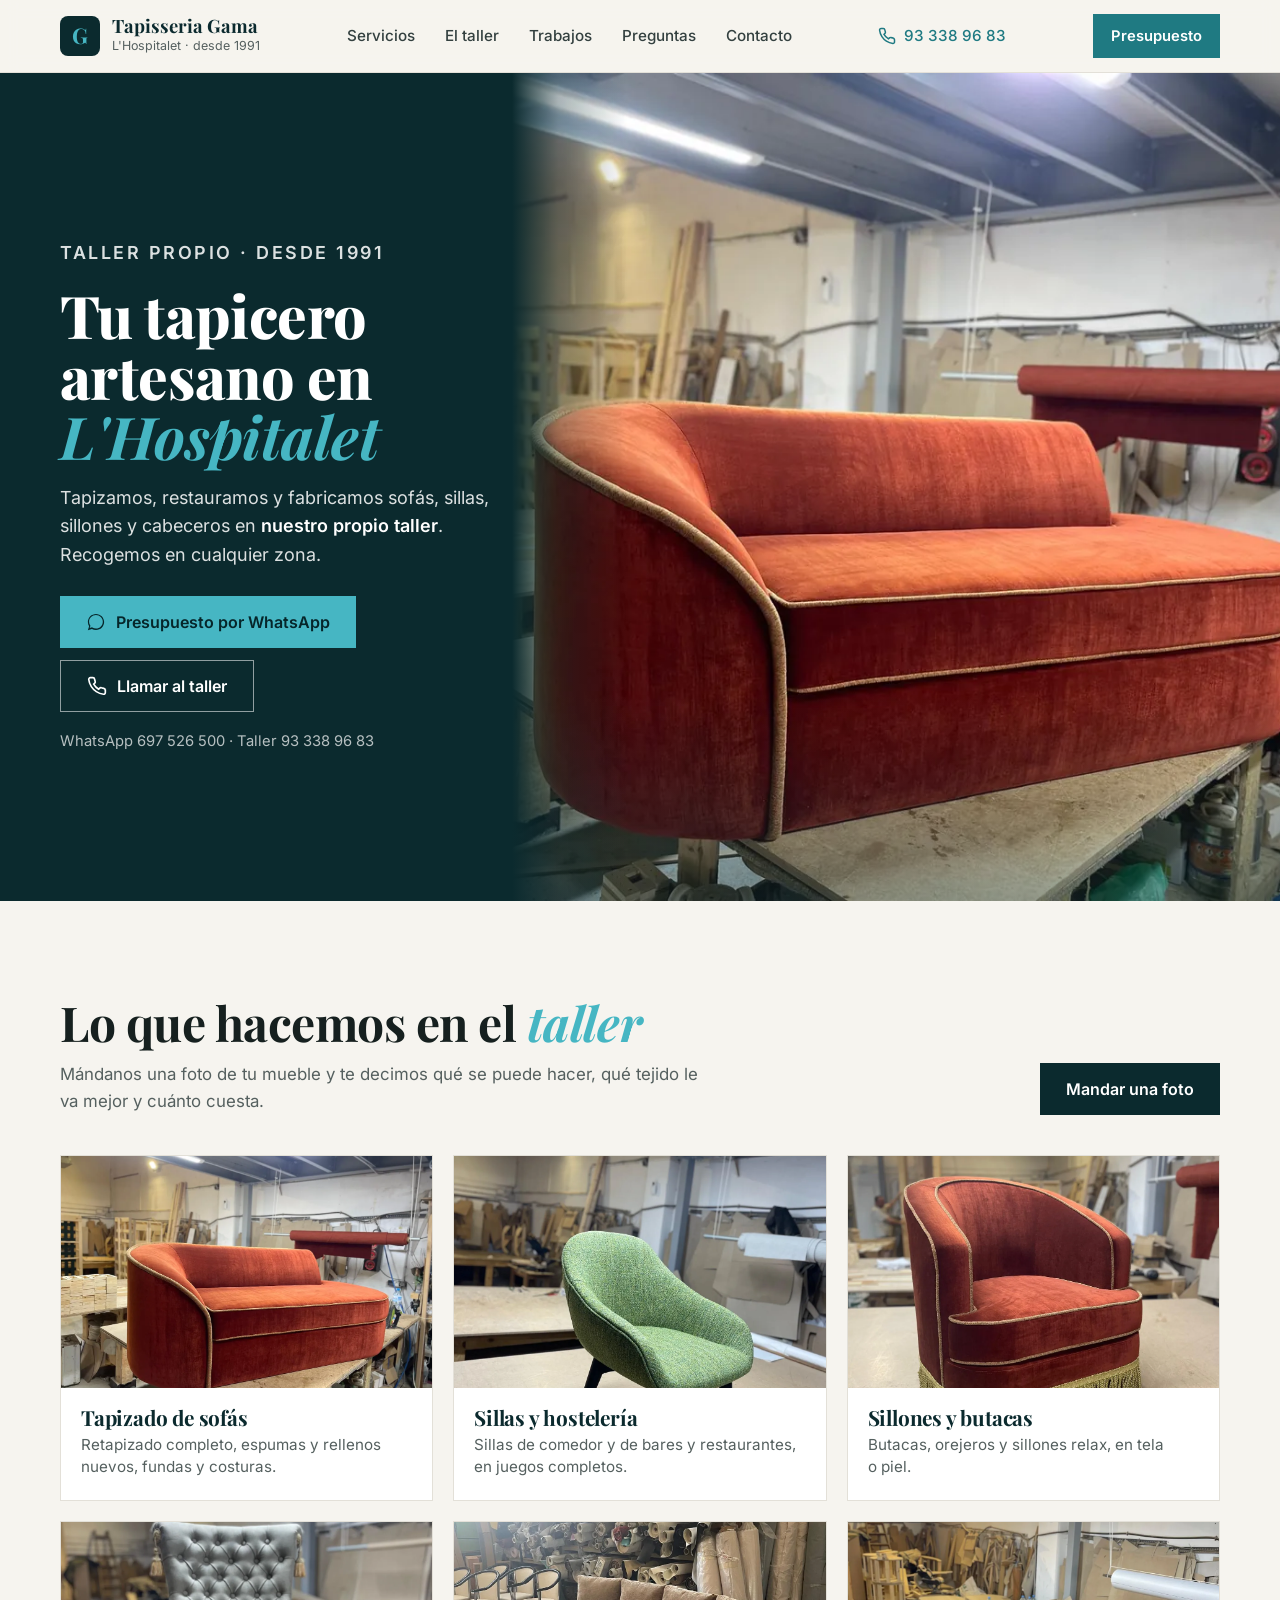
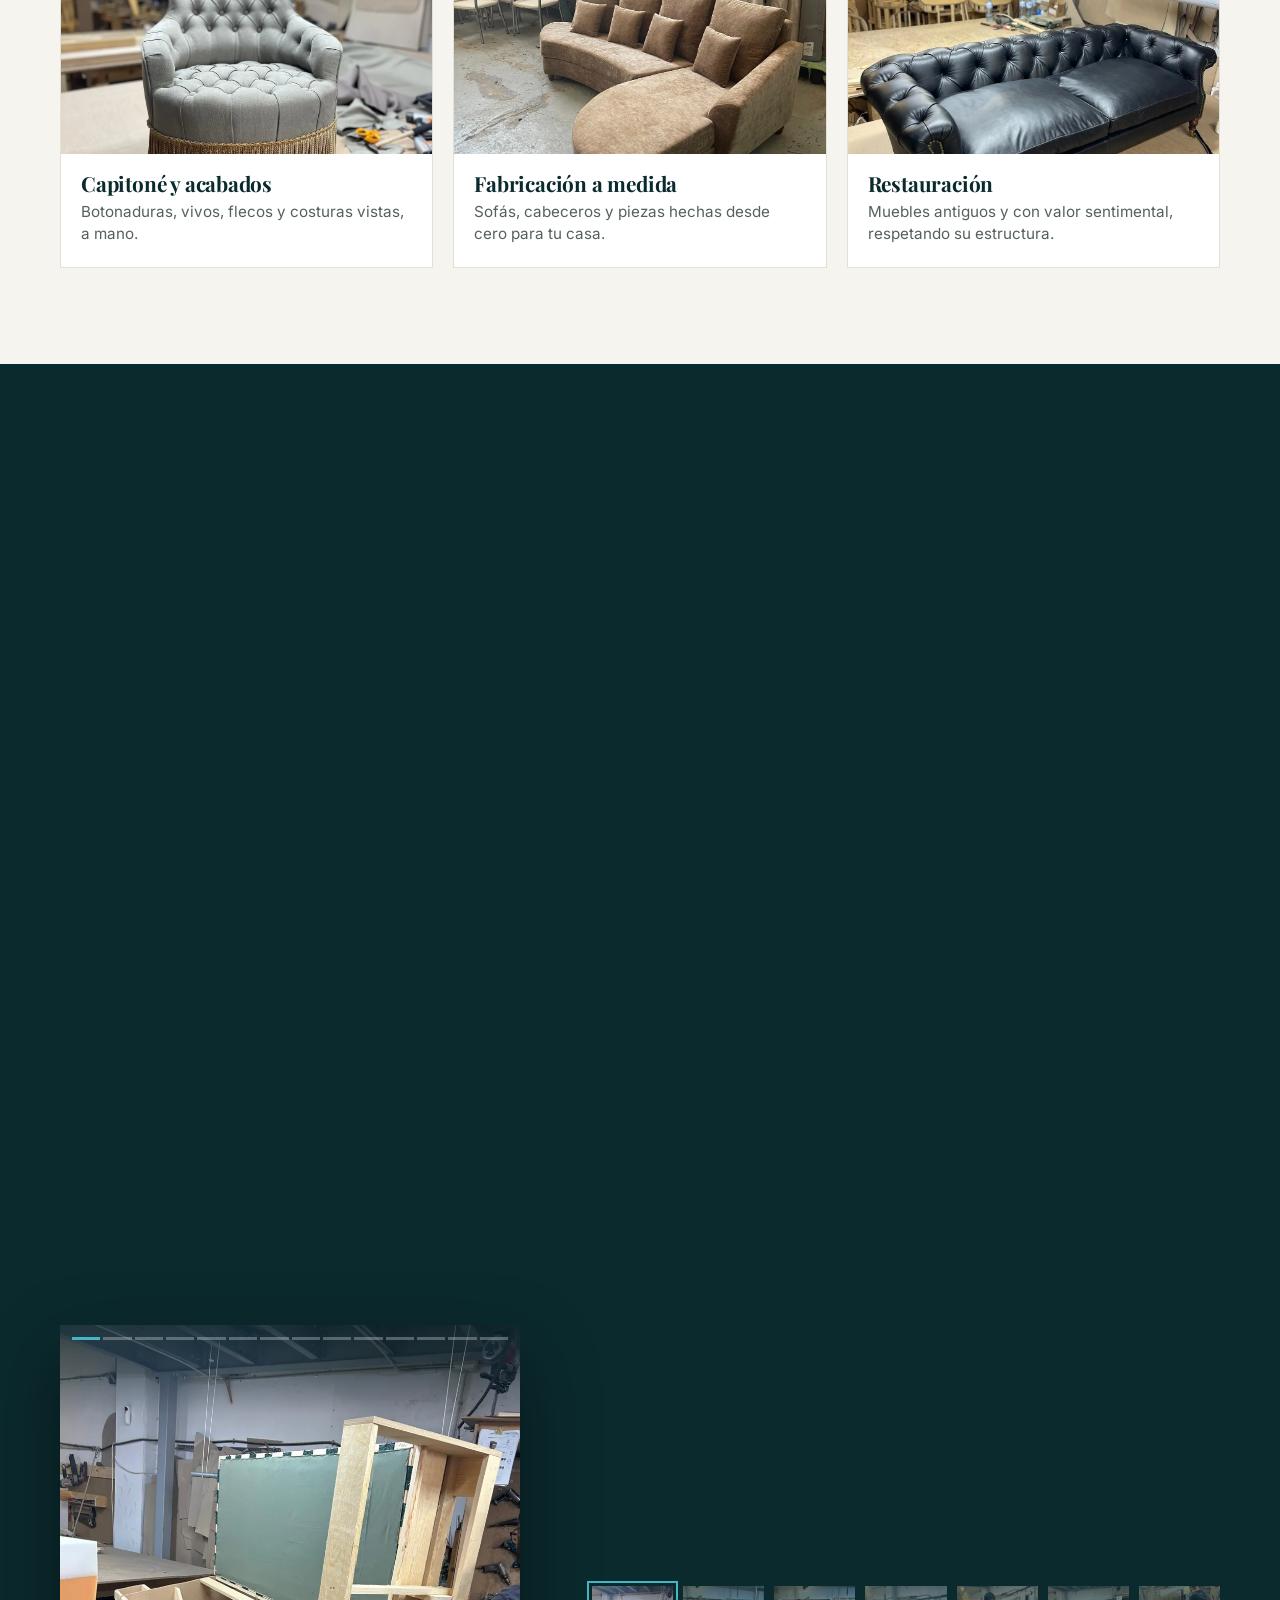
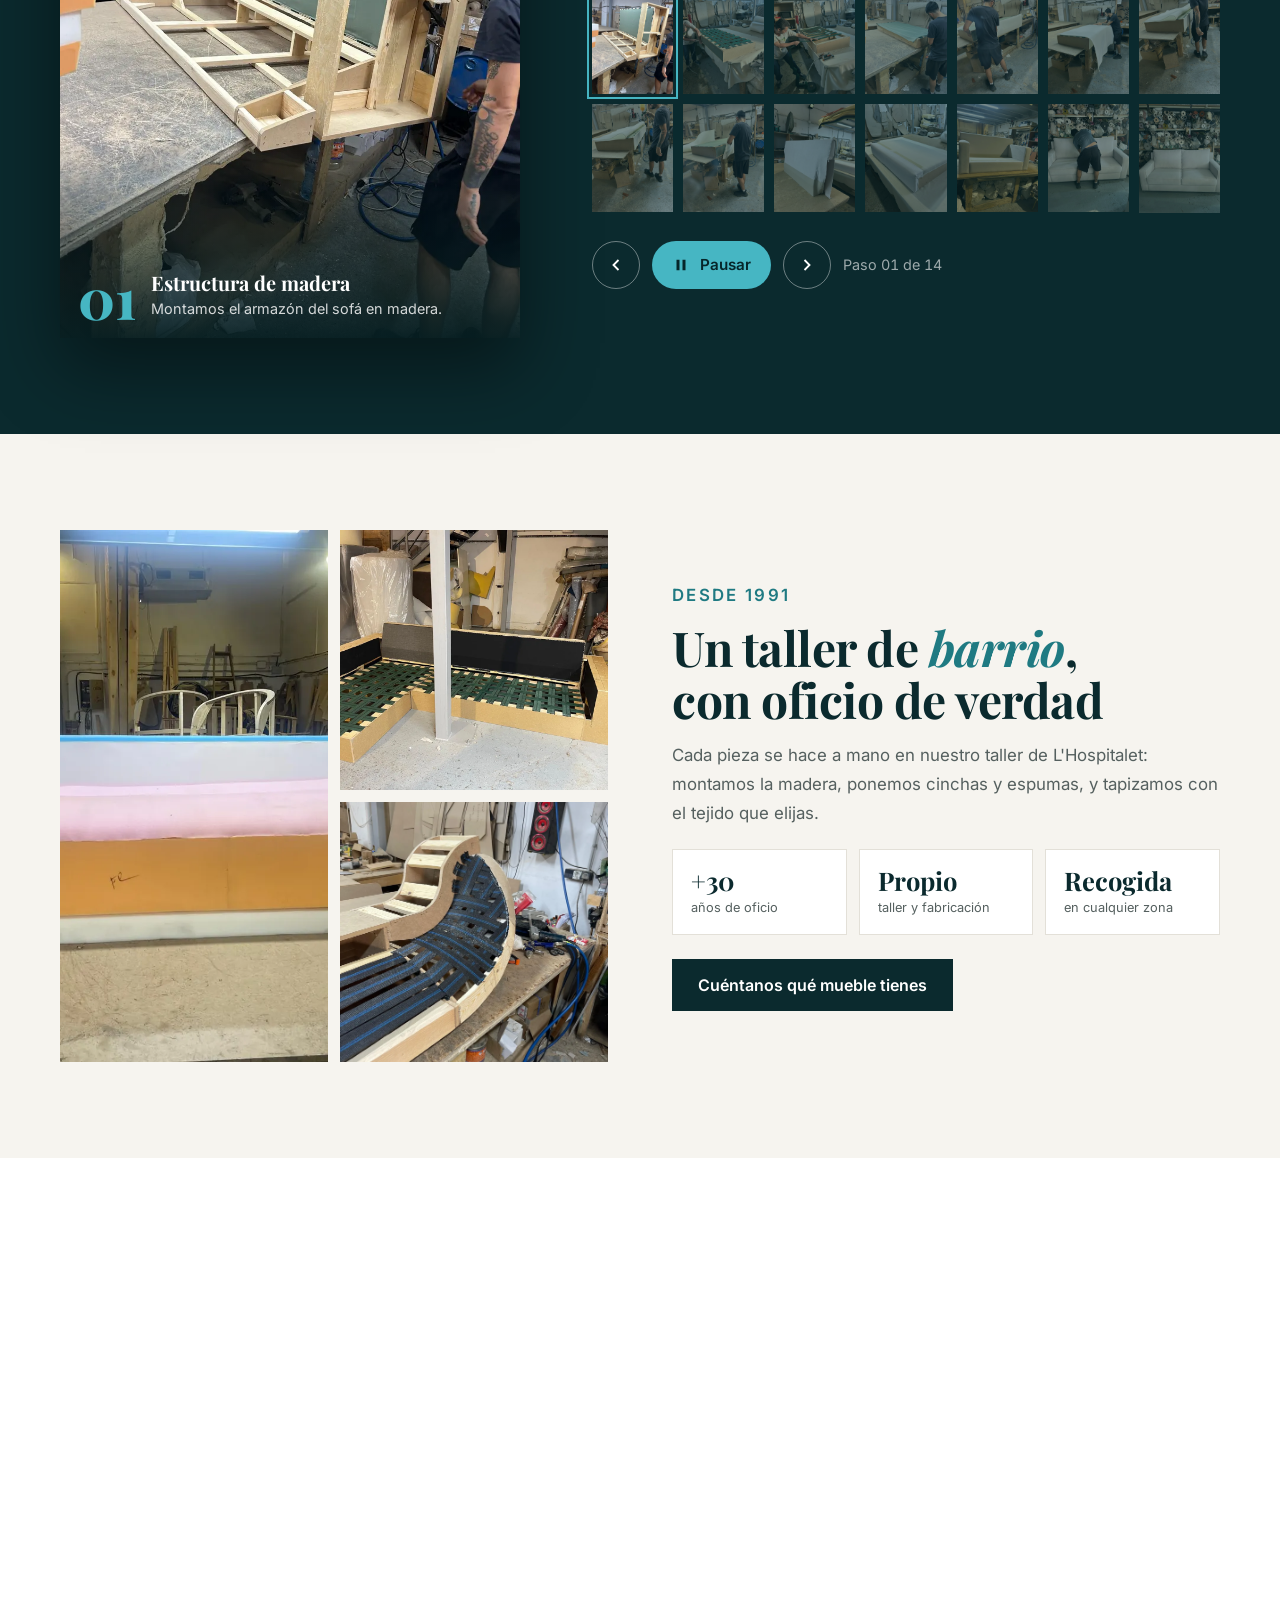
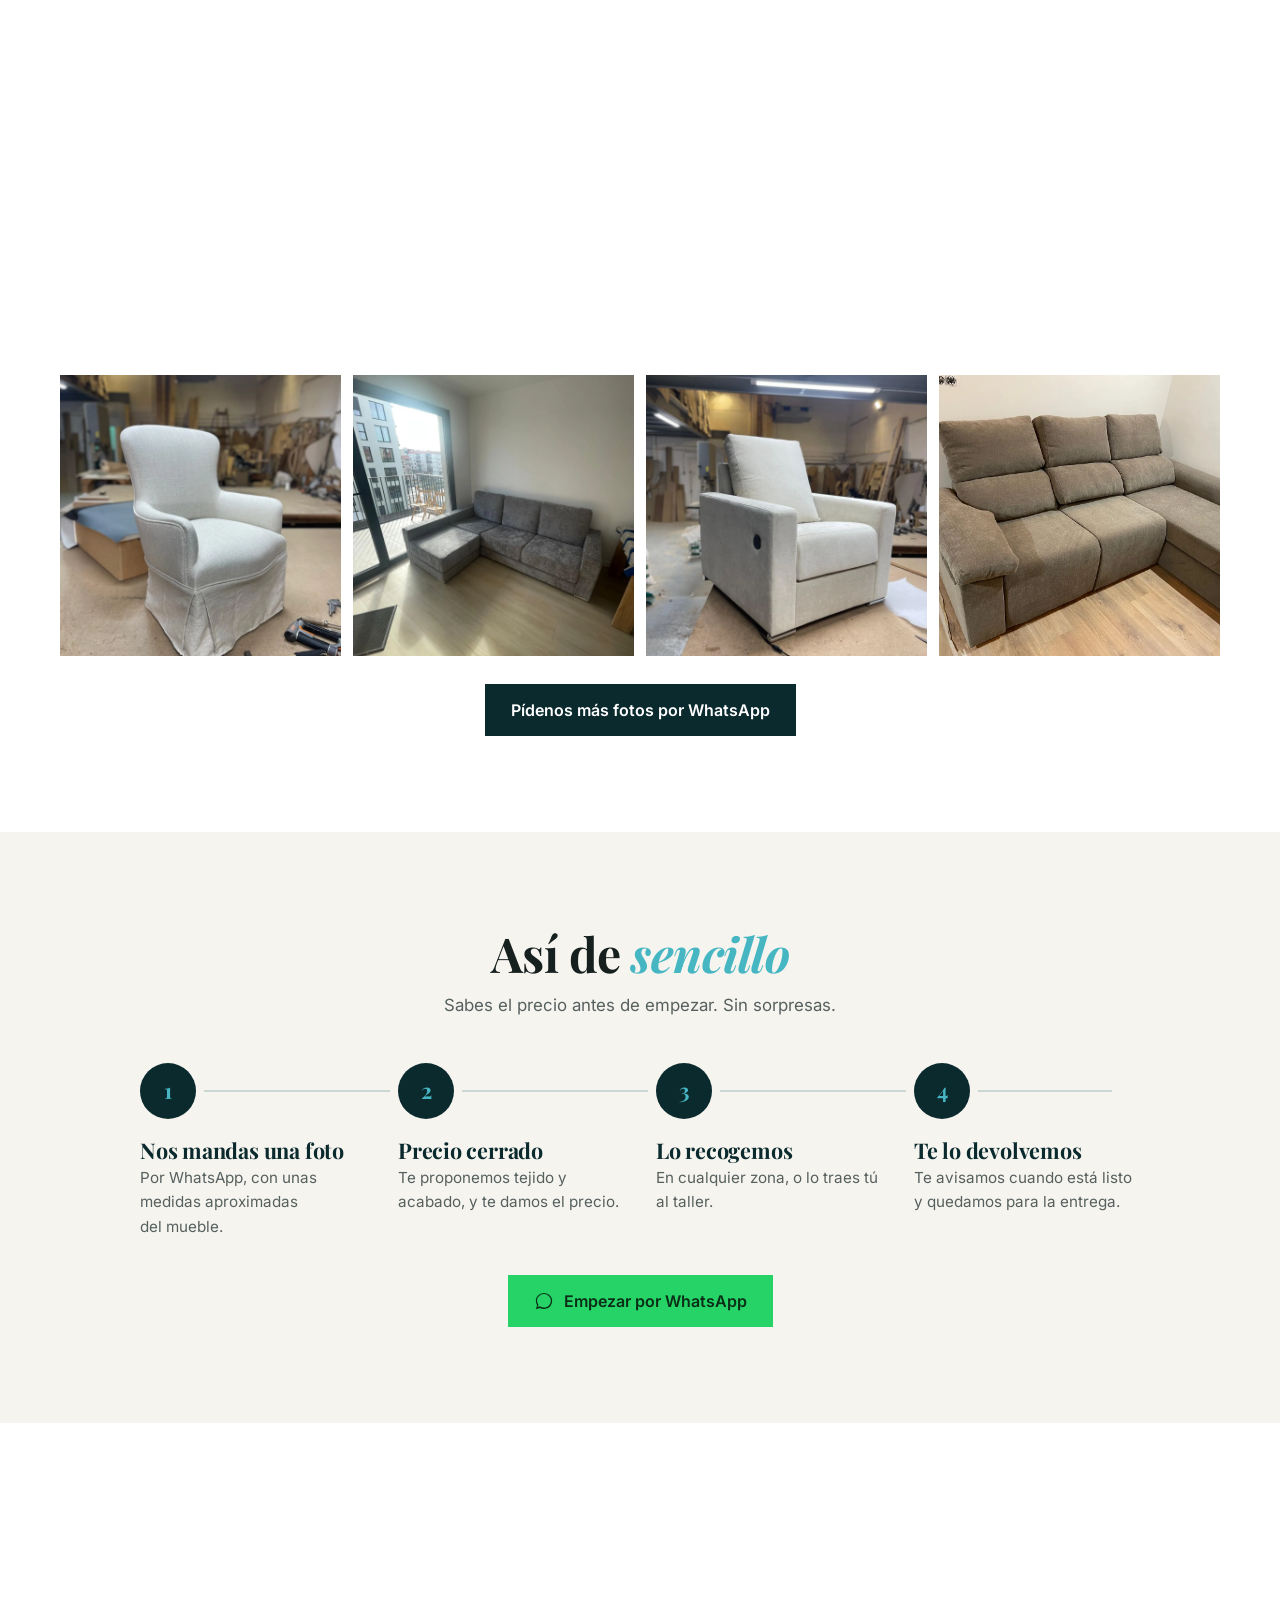
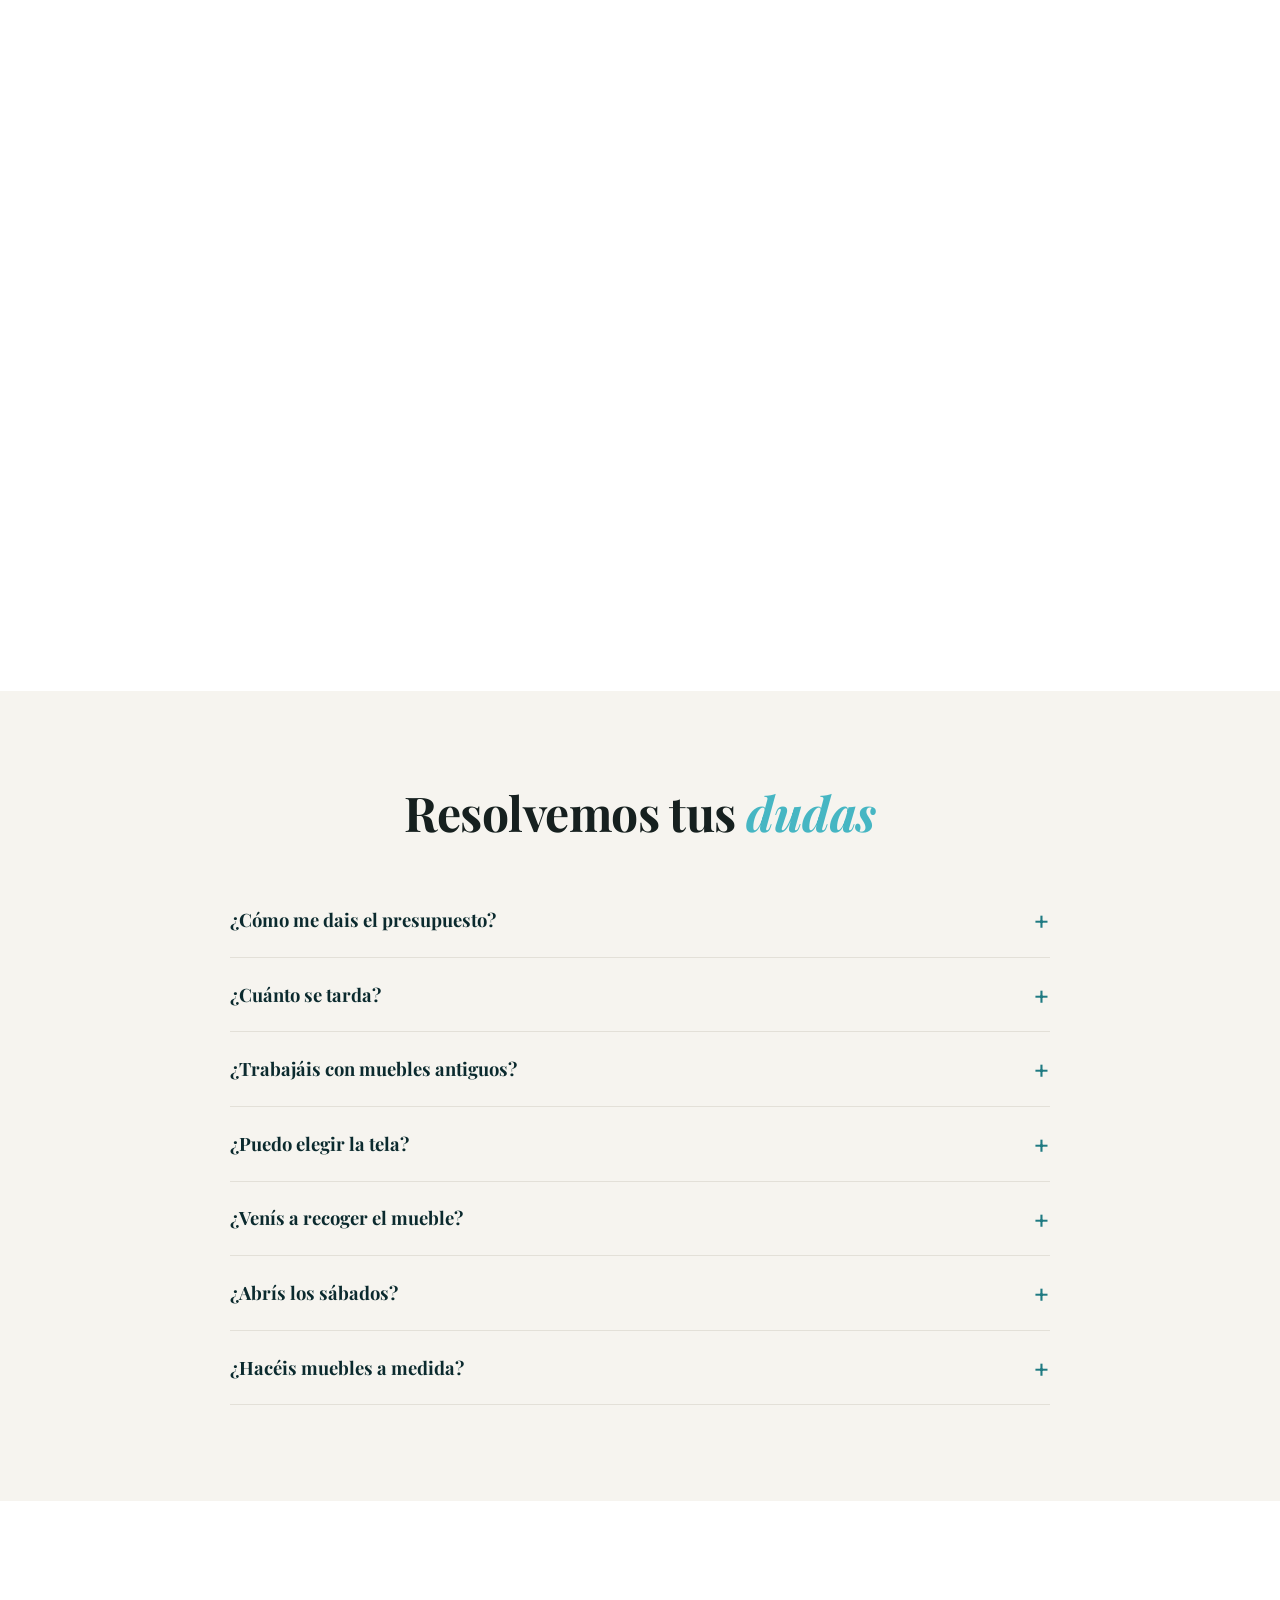
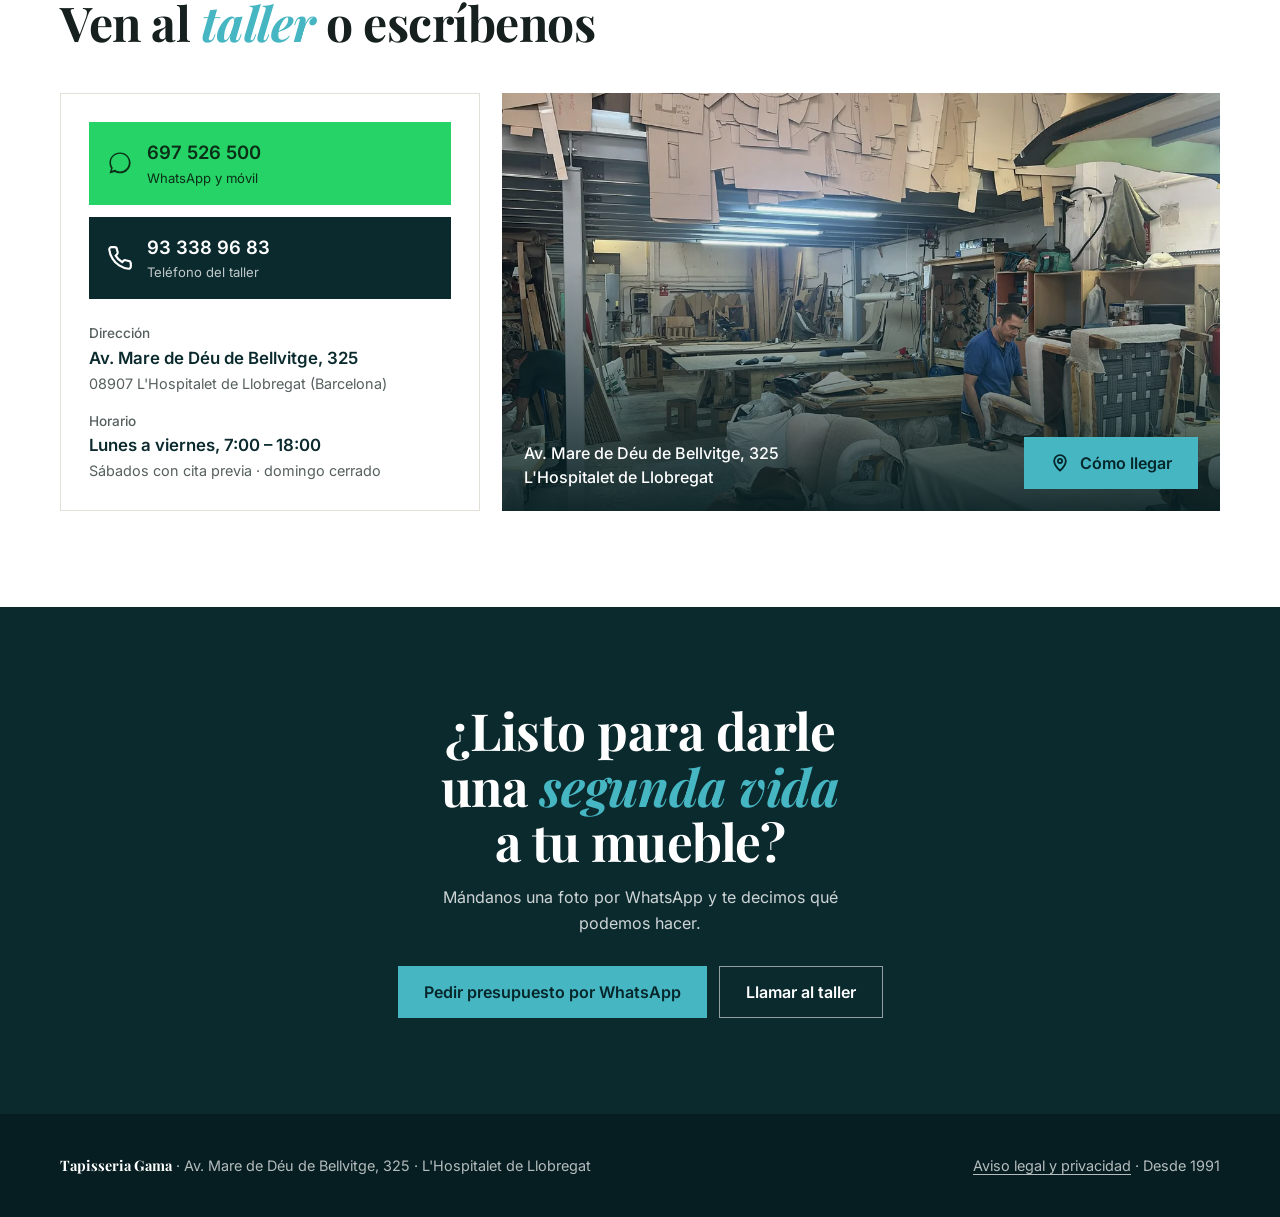
<file: version3.html>
<!doctype html>
<html lang="es">
<head>
<meta charset="utf-8">
<meta name="viewport" content="width=device-width, initial-scale=1">
<title>Tapisseria Gama · Tapicero artesano en L'Hospitalet desde 1991</title>
<meta name="description" content="Tapisseria Gama: retapizamos, restauramos y fabricamos sofás, sillas, sillones y cabeceros en nuestro taller de L'Hospitalet de Llobregat desde 1991. Pide presupuesto por WhatsApp.">
<meta name="robots" content="noindex">
<meta name="theme-color" content="#0b2a2e">
<link rel="icon" href="data:image/svg+xml,%3Csvg xmlns='http://www.w3.org/2000/svg' viewBox='0 0 64 64'%3E%3Crect width='64' height='64' rx='12' fill='%230b2a2e'/%3E%3Ctext x='32' y='45' font-family='Georgia,serif' font-size='38' font-weight='700' text-anchor='middle' fill='%2346b6c3'%3EG%3C/text%3E%3C/svg%3E">
<meta property="og:type" content="website">
<meta property="og:locale" content="es_ES">
<meta property="og:title" content="Tapisseria Gama · Tapicero artesano en L'Hospitalet">
<meta property="og:description" content="Sofás, sillas, sillones y cabeceros. Fabricación propia y restauración desde 1991. Pide presupuesto por WhatsApp.">
<meta property="og:url" content="https://tapisseriagama.es/">
<meta property="og:image" content="https://tapisseriagama.es/img/og.jpg">
<meta name="twitter:card" content="summary_large_image">
<link rel="preload" href="fonts/playfair-normal.woff2" as="font" type="font/woff2" crossorigin>
<link rel="stylesheet" href="fonts/fonts.css">
<link rel="stylesheet" href="fonts/playfair.css">
<style>
:root{
  --deep:#0b2a2e;--deep2:#103a40;--teal:#1f7a82;--aqua:#46b6c3;--aqua-ink:#06262a;
  --paper:#f6f4ef;--white:#fff;--ink:#16201f;--muted:#55605f;--line:#e3e0d8;
  --serif:'Playfair Display',Georgia,serif;--sans:Inter,system-ui,sans-serif;
}
*{box-sizing:border-box;margin:0;padding:0}
html{scroll-behavior:smooth}
html,body{overflow-x:clip}
body{font-family:var(--sans);color:var(--ink);background:var(--paper);line-height:1.6;-webkit-font-smoothing:antialiased}
img{display:block;max-width:100%}
a{color:inherit;text-underline-offset:.2em}
::selection{background:var(--aqua);color:var(--aqua-ink)}
:focus-visible{outline:2px solid var(--aqua);outline-offset:3px}
h1,h2,h3{font-family:var(--serif);font-weight:700;line-height:1.08;letter-spacing:-.01em;text-wrap:balance}
h2 em,h1 em{font-style:italic;color:var(--aqua)}
p{text-wrap:pretty}
.wrap{width:min(1160px,100% - 40px);margin-inline:auto}
section{padding:96px 0}
.head{max-width:640px;margin-bottom:44px}
.head h2{font-size:clamp(2rem,4.6vw,3rem)}
.head p{color:var(--muted);margin-top:12px;font-size:1.05rem}
.center{text-align:center;margin-inline:auto}

.btn{display:inline-flex;align-items:center;justify-content:center;gap:10px;min-height:52px;padding:0 26px;font:600 1rem/1 var(--sans);text-decoration:none;border:0;cursor:pointer;transition:transform .14s cubic-bezier(.22,1,.36,1),background-color .18s,color .18s,border-color .18s}
.btn:active{transform:scale(.97)}
.btn-aqua{background:var(--aqua);color:var(--aqua-ink)}
.btn-line{background:transparent;color:#fff;border:1.5px solid rgba(255,255,255,.55)}
.btn-deep{background:var(--deep);color:#fff}
@media(hover:hover){.btn-aqua:hover{background:#62c6d2}.btn-line:hover{border-color:#fff;background:rgba(255,255,255,.08)}.btn-deep:hover{background:var(--deep2)}}
.btn svg{width:20px;height:20px;flex:none}

/* barra */
header{position:sticky;top:0;z-index:30;background:rgba(246,244,239,.94);backdrop-filter:blur(8px);border-bottom:1px solid var(--line)}
.nav{display:flex;align-items:center;justify-content:space-between;gap:16px;height:72px}
.logo{display:flex;align-items:center;gap:12px;text-decoration:none}
.logo-mark{width:40px;height:40px;border-radius:8px;background:var(--deep);color:var(--aqua);display:grid;place-items:center;font:700 1.35rem/1 var(--serif)}
.logo b{display:block;font:700 1.15rem/1.1 var(--serif);color:var(--deep)}
.logo small{display:block;font-size:.78rem;color:var(--muted)}
.nav ul{display:none;list-style:none;gap:30px;font-size:.95rem;font-weight:500}
.nav ul a{text-decoration:none;color:#33403f}
@media(hover:hover){.nav ul a:hover{color:var(--teal)}}
.nav .tel{display:none;align-items:center;gap:8px;font-size:.95rem;color:var(--teal);text-decoration:none;font-weight:500}
.nav .tel svg{width:18px;height:18px}
.nav .btn{min-height:44px;padding:0 18px;font-size:.92rem;background:var(--teal);color:#fff}
.nav .call{display:none;width:44px;height:44px;place-items:center;background:var(--teal);color:#fff}
.nav .call svg{width:20px;height:20px}
@media(max-width:560px){.nav .btn{display:none}.nav .call{display:grid}}
@media(min-width:1000px){.nav ul{display:flex}.nav .tel{display:flex}}

/* portada */
.hero{position:relative;color:#fff;background:var(--deep);overflow:hidden;padding:0}
.hero-bg{position:relative;aspect-ratio:4/3;max-height:62svh;width:100%}
.hero-bg img{width:100%;height:100%;object-fit:cover;object-position:52% 72%}
.hero-bg::after{content:"";position:absolute;inset:0;background:linear-gradient(0deg,var(--deep) 0%,rgba(11,42,46,0) 38%)}
.hero .wrap{position:relative;padding:8px 0 56px}
.hero h1{font-size:clamp(2.8rem,7.4vw,5.6rem);font-weight:800;max-width:11ch;line-height:1.02}
.hero p{font-size:clamp(1.05rem,1.4vw,1.2rem);max-width:44ch;margin-top:22px;color:rgba(255,255,255,.86)}
.hero p strong{color:#fff;font-weight:600}
.hero .cta{display:flex;flex-wrap:wrap;gap:12px;margin-top:32px}
.hero-tels{font-size:.92rem!important;color:rgba(255,255,255,.7)!important;margin-top:18px!important}
@media(max-width:560px){.hero .cta{display:grid;grid-template-columns:1fr 1fr}.hero .cta .btn{padding:0 12px}.hero .lg{display:none}.hero-tels{text-align:center}}
@media(min-width:1000px){.hero{min-height:calc(100svh - 72px);display:flex;align-items:center}.hero-bg{position:absolute;top:0;right:0;bottom:0;width:60%;max-height:none;aspect-ratio:auto}.hero-bg img{object-position:52% 70%}.hero-bg::after{background:linear-gradient(90deg,var(--deep) 0%,rgba(11,42,46,.35) 6%,rgba(11,42,46,0) 15%),linear-gradient(0deg,rgba(11,42,46,.45),rgba(11,42,46,0) 25%)}.hero .wrap{padding:72px 0}.hero h1{font-size:clamp(3rem,4.6vw,4.2rem);max-width:none}.hero p{margin-top:18px}.hero .cta{margin-top:26px}.hero-tels{margin-top:22px}}
.hero-grid{display:grid;grid-template-columns:minmax(0,1fr);gap:40px;align-items:end}
.hero-grid>*{min-width:0}
@media(min-width:1000px){.hero-grid>div:first-child{max-width:450px}}
.eyebrow{font-size:.85rem;letter-spacing:.14em;text-transform:uppercase;color:var(--aqua);font-weight:600;margin-bottom:18px}
.story{display:grid;gap:28px;align-items:center}
.story h2{font-size:clamp(2rem,4.6vw,3rem);color:var(--deep);margin-top:12px}
.story h2 em{color:var(--teal)}
.story p{color:var(--muted);font-size:1.05rem;line-height:1.7;margin-top:16px}
.story .btn{margin-top:24px}
.collage{display:grid;grid-template-columns:repeat(2,minmax(0,1fr));grid-template-rows:repeat(2,minmax(150px,26vw));gap:8px}
.collage img{width:100%;height:100%;object-fit:cover}
.collage img:first-child{grid-row:span 2;object-position:50% 78%}
.stats{display:grid;grid-template-columns:repeat(3,minmax(0,1fr));gap:8px;margin-top:22px}
.stats div{padding:14px 12px;background:var(--white);border:1px solid var(--line)}
.stats b{display:block;font-variant-numeric:lining-nums;font:700 clamp(1.15rem,2.2vw,1.6rem)/1 var(--serif);color:var(--deep)}
.stats span{display:block;font-size:.8rem;color:var(--muted);margin-top:6px;line-height:1.3}
@media(max-width:719px){.story .btn{width:100%}}
@media(min-width:900px){.story{grid-template-columns:1fr 1fr;gap:64px}.collage{grid-template-rows:repeat(2,minmax(0,260px));gap:12px}.stats{gap:12px}.stats div{padding:18px}}
.revs{display:grid;gap:18px;grid-template-columns:1fr}
.revs figure{margin:0;padding:28px;border:1.5px dashed #b9c4c2;background:var(--white);color:var(--muted)}
.revs .st{color:#b07a12;letter-spacing:2px}
.revs blockquote{margin-top:12px;font-style:italic}
@media(min-width:900px){.revs{grid-template-columns:repeat(3,1fr)}}

/* servicios */
.svc-head{display:flex;flex-wrap:wrap;justify-content:space-between;align-items:flex-end;gap:20px 40px;margin-bottom:40px}
.svc-head .head{margin-bottom:0}
.svc-head .btn{flex:none}
.svc{display:grid;gap:12px;grid-template-columns:repeat(2,minmax(0,1fr))}
.svc article{background:var(--white);border:1px solid var(--line);display:flex;flex-direction:column;transition:transform .25s cubic-bezier(.22,1,.36,1),box-shadow .25s}
.svc .ph{aspect-ratio:1;overflow:hidden}
.svc img{width:100%;height:100%;object-fit:cover;transition:transform .6s cubic-bezier(.22,1,.36,1)}
.svc .body{padding:12px 12px 14px}
.svc h3{font-size:1.05rem;color:var(--deep)}
.svc p{color:var(--muted);font-size:.84rem;line-height:1.45;margin-top:4px}
@media(hover:hover){.svc article:hover{transform:translateY(-4px);box-shadow:0 18px 40px rgba(11,42,46,.12)}.svc article:hover img{transform:scale(1.04)}}
@media(max-width:719px){.svc-head .btn{order:2;width:100%}.svc-head{flex-direction:column;align-items:stretch}}
@media(min-width:720px){.svc{gap:20px}.svc .ph{aspect-ratio:16/10}.svc .body{padding:18px 20px 22px}.svc h3{font-size:1.3rem}.svc p{font-size:.95rem;margin-top:6px}}
@media(min-width:1000px){.svc{grid-template-columns:repeat(3,minmax(0,1fr))}}

/* antes y después */
.ba-sec{background:var(--deep);color:#fff}
.ba-sec .head p{color:rgba(255,255,255,.75)}
.ba{position:relative;max-width:900px;margin:0 auto;aspect-ratio:4/3;overflow:hidden;user-select:none;touch-action:pan-y;background:#06201f}
.ba img{position:absolute;inset:0;width:100%;height:100%;object-fit:cover}
.ba .after{clip-path:inset(0 0 0 var(--pos,50%))}
.ba .handle{position:absolute;top:0;bottom:0;left:var(--pos,50%);width:3px;background:#fff;transform:translateX(-50%);pointer-events:none}
.ba .handle::after{content:"";position:absolute;top:50%;left:50%;width:46px;height:46px;margin:-23px 0 0 -23px;border-radius:50%;background:#fff url("data:image/svg+xml,%3Csvg xmlns='http://www.w3.org/2000/svg' viewBox='0 0 24 24' fill='none' stroke='%230b2a2e' stroke-width='2.2'%3E%3Cpath d='M9 6l-5 6 5 6M15 6l5 6-5 6'/%3E%3C/svg%3E") center/24px no-repeat;box-shadow:0 6px 18px rgba(0,0,0,.35)}
.ba .tag{position:absolute;top:16px;padding:6px 12px;font-size:.82rem;font-weight:600;background:rgba(6,30,33,.8);color:#fff}
.ba .tag.l{left:16px}.ba .tag.r{right:16px;background:var(--aqua);color:var(--aqua-ink)}
.ba input{position:absolute;inset:0;width:100%;height:100%;opacity:0;cursor:ew-resize;margin:0}
.telas{display:grid;gap:12px;grid-template-columns:repeat(2,minmax(0,1fr));margin-bottom:22px}
.telas img{width:100%;aspect-ratio:3/4;object-fit:cover}
.telas img:first-child{grid-column:span 2;aspect-ratio:2/1}
@media(min-width:900px){.telas{grid-template-columns:repeat(5,minmax(0,1fr))}.telas img:first-child{grid-column:auto;aspect-ratio:3/4}}
.ba-grid{display:grid;gap:28px;grid-template-columns:minmax(0,1fr);max-width:1100px;margin:0 auto}
.ba-grid figure{margin:0}
.ba-grid.one{grid-template-columns:minmax(0,1fr)!important;max-width:760px}
.ba-grid .ba{max-width:none;margin:0}
.ba-grid figcaption{text-align:center;color:rgba(255,255,255,.8);margin-top:12px;font-weight:500}
@media(min-width:900px){.ba-grid{grid-template-columns:repeat(2,minmax(0,1fr))}}
.ba-note{text-align:center;color:rgba(255,255,255,.7);font-size:.95rem;margin-top:16px}

/* el sofá paso a paso (diseño hecho en Design) */
.film-sec{background:var(--deep);color:#fff;padding-top:0}
.film-sec .head{margin-bottom:0}
.film-sec .head h2{color:#fff}
.film-sec .head p{color:rgba(255,255,255,.78)}
.film-sec .head p.eyebrow{color:var(--aqua);margin:0 0 14px}
.film{display:flex;flex-direction:column;gap:22px}
.film-side{display:contents}
.film-side .head{order:1}.film-stage{order:2}.film-ctrl{order:3}
.film-stage{position:relative;aspect-ratio:3/4;max-height:82svh;width:100%;margin-inline:auto;overflow:hidden;background:#06201f;box-shadow:0 30px 70px rgba(0,0,0,.45)}
.film-stage>img{position:absolute;inset:0;width:100%;height:100%;object-fit:cover;opacity:0;transform:scale(1.07);transition:opacity .8s cubic-bezier(.4,0,.2,1),transform 3.4s cubic-bezier(.16,1,.3,1)}
.film-stage>img.on{opacity:1;transform:scale(1)}
.film-stage::before,.film-stage::after{content:"";position:absolute;left:0;right:0;z-index:1;pointer-events:none}
.film-stage::before{top:0;height:90px;background:linear-gradient(180deg,rgba(6,30,33,.7),rgba(6,30,33,0))}
.film-stage::after{bottom:0;height:200px;background:linear-gradient(0deg,rgba(6,30,33,.95),rgba(6,30,33,0))}
.film-segs{position:absolute;left:12px;right:12px;top:12px;z-index:2;display:grid;grid-template-columns:repeat(14,minmax(0,1fr));gap:3px}
.film-segs i{height:3px;background:rgba(255,255,255,.28);overflow:hidden}
.film-segs b{display:block;height:100%;width:0;background:var(--aqua);transition:width .45s cubic-bezier(.22,1,.36,1)}
.film-segs i.done b{width:100%}
.film-tap{position:absolute;top:0;bottom:0;z-index:2;width:38%;border:0;background:transparent;cursor:pointer;padding:0;-webkit-tap-highlight-color:transparent}
.film-tap.l{left:0}.film-tap.r{right:0}
.film-tap:focus-visible{outline:2px solid var(--aqua);outline-offset:-4px}
.film-cap{position:absolute;left:18px;right:18px;bottom:18px;z-index:2;display:flex;gap:14px;align-items:flex-end;pointer-events:none}
.film-n{font:800 3.5rem/.8 var(--serif);color:var(--aqua);font-variant-numeric:tabular-nums;flex:none}
.film-t{display:block;font:700 1.25rem/1.15 var(--serif)}
.film-d{display:block;font-size:.9rem;color:rgba(255,255,255,.82);margin-top:3px}
.film-thumbs{display:none;grid-template-columns:repeat(7,minmax(0,1fr));gap:10px}
.film-thumbs button{padding:0;border:0;cursor:pointer;aspect-ratio:3/4;overflow:hidden;background:#06201f;outline:2px solid transparent;outline-offset:3px;opacity:.45;transition:opacity .25s,outline-color .25s}
.film-thumbs button.done{opacity:.75}
.film-thumbs button.on{opacity:1;outline-color:var(--aqua)}
.film-thumbs img{width:100%;height:100%;object-fit:cover}
@media(hover:hover){.film-thumbs button:hover{opacity:1}}
.film-ctrl{display:flex;align-items:center;gap:12px;flex-wrap:wrap}
.film-arr{display:none;width:48px;height:48px;border-radius:50%;border:1.5px solid rgba(255,255,255,.4);background:transparent;color:#fff;place-items:center;cursor:pointer;transition:border-color .18s,transform .14s cubic-bezier(.22,1,.36,1)}
.film-arr svg{width:20px;height:20px}
.film-play{height:48px;padding:0 20px;border-radius:999px;border:0;background:var(--aqua);color:var(--aqua-ink);font:600 .95rem/1 var(--sans);display:inline-flex;align-items:center;gap:10px;cursor:pointer;transition:background-color .18s,transform .14s cubic-bezier(.22,1,.36,1)}
.film-play svg{width:18px;height:18px}
.film-play .i-play,.film.paused .film-play .i-pause{display:none}
.film.paused .film-play .i-play{display:block}
.film-arr:active,.film-play:active{transform:scale(.95)}
@media(hover:hover){.film-arr:hover{border-color:#fff}.film-play:hover{background:#62c6d2}}
.film-count{font-size:.9rem;color:rgba(255,255,255,.6);font-variant-numeric:tabular-nums}
@media(min-width:900px){
 .film{display:grid;grid-template-columns:minmax(0,460px) minmax(0,1fr);gap:72px;align-items:center}
 .film-side{display:flex;flex-direction:column;gap:28px;min-width:0}.film-side .head,.film-stage,.film-ctrl{order:0}
 .film-thumbs{display:grid}.film-arr{display:grid}
 .film-tap{display:none}
 .film-stage{max-height:none}
}
@media(prefers-reduced-motion:reduce){.film-stage>img{transition:opacity .2s;transform:none}}

/* galería */
.gal{display:grid;gap:12px;grid-template-columns:repeat(2,1fr)}
.gal figure{margin:0;overflow:hidden;aspect-ratio:1}
.gal figure.big{grid-column:span 2;aspect-ratio:2/1}
.gal img{width:100%;height:100%;object-fit:cover;transition:transform .6s cubic-bezier(.22,1,.36,1)}
@media(hover:hover){.gal figure:hover img{transform:scale(1.05)}}
@media(min-width:900px){.gal{grid-template-columns:repeat(4,1fr)}.gal figure.big{grid-row:span 2;aspect-ratio:auto}}
.gal-more{text-align:center;margin-top:28px}

/* proceso */
.proc{background:var(--paper)}
.steps{position:relative;display:grid;gap:26px;grid-template-columns:1fr;counter-reset:s;list-style:none;max-width:1000px;margin:0 auto}
.steps::before{content:"";position:absolute;left:21px;top:22px;bottom:22px;width:2px;background:#c9d6d4}
.steps li{position:relative;padding-left:62px}
.steps li::before{counter-increment:s;content:counter(s);position:absolute;left:0;top:0;width:44px;height:44px;border-radius:50%;background:var(--deep);color:var(--aqua);display:grid;place-items:center;font:700 1.15rem/1 var(--serif);box-shadow:0 0 0 6px var(--paper)}
.steps h3{font-size:1.2rem;color:var(--deep);padding-top:2px}
.steps p{color:var(--muted);font-size:.95rem;margin-top:4px}
.steps-cta{text-align:center;margin-top:36px}
.steps-cta .btn{background:#25d366;color:#0b2e17}
@media(hover:hover){.steps-cta .btn:hover{background:#3ee07b}}
@media(max-width:719px){.steps-cta .btn{width:100%}}
@media(min-width:900px){
 .steps{grid-template-columns:repeat(4,minmax(0,1fr));gap:32px}
 .steps::before{left:28px;right:28px;top:27px;bottom:auto;width:auto;height:2px}
 .steps li{padding-left:0;padding-top:74px}
 .steps li::before{width:56px;height:56px;font-size:1.35rem;box-shadow:0 0 0 8px var(--paper)}
 .steps h3{font-size:1.35rem}
}

/* materiales */
.mats{display:grid;gap:12px;grid-template-columns:repeat(2,1fr)}
.mats div{padding:22px 20px;background:var(--white);border:1px solid var(--line)}
.mats h3{font-size:1.15rem;color:var(--deep)}
.mats p{color:var(--muted);font-size:.93rem;margin-top:4px}
@media(min-width:900px){.mats{grid-template-columns:repeat(3,1fr)}}

/* preguntas */
.faq{max-width:820px;margin:0 auto}
.faq details{border-bottom:1px solid var(--line);padding:6px 0}
.faq summary{cursor:pointer;list-style:none;display:flex;justify-content:space-between;align-items:center;gap:16px;padding:18px 0;font:700 1.15rem/1.3 var(--serif);color:var(--deep)}
.faq summary::-webkit-details-marker{display:none}
.faq summary::after{content:"+";font:400 1.6rem/1 var(--sans);color:var(--teal);transition:transform .25s}
.faq details[open] summary::after{transform:rotate(45deg)}
.faq details p{color:var(--muted);padding:0 0 18px;max-width:64ch}

/* contacto y final */
.final{background:var(--deep);color:#fff;text-align:center}
.final h2{font-size:clamp(2rem,4.8vw,3.2rem);max-width:18ch;margin:0 auto}
.final p{color:rgba(255,255,255,.8);margin:16px auto 30px;max-width:48ch}
.final .cta{display:flex;flex-wrap:wrap;gap:12px;justify-content:center}
.contact{display:grid;gap:22px;grid-template-columns:minmax(0,1fr)}
.info{background:var(--white);border:1px solid var(--line);padding:24px;display:flex;flex-direction:column;gap:12px}
.tbtn{display:flex;align-items:center;gap:14px;padding:16px 18px;text-decoration:none;transition:filter .18s,transform .14s cubic-bezier(.22,1,.36,1)}
.tbtn:active{transform:scale(.98)}
.tbtn svg{width:26px;height:26px;flex:none}
.tbtn b{display:block;font-size:1.15rem}
.tbtn small{display:block;font-size:.82rem}
.tbtn.wa{background:#25d366;color:#0b2e17}
.tbtn.tel{background:var(--deep);color:#fff}
.tbtn.tel small{color:rgba(255,255,255,.75)}
@media(hover:hover){.tbtn:hover{filter:brightness(1.08)}}
.info dl{display:grid;gap:16px;margin-top:12px}
.info dt{font-size:.85rem;color:var(--muted);font-weight:500}
.info dd{font-size:1.05rem;font-weight:600;color:var(--deep)}
.info dd small{display:block;font-weight:400;color:var(--muted);font-size:.9rem}
.map{position:relative;min-height:320px;overflow:hidden;background:var(--deep)}
.map img{position:absolute;inset:0;width:100%;height:100%;object-fit:cover}
.map::after{content:"";position:absolute;inset:0;background:linear-gradient(0deg,rgba(6,30,33,.92),rgba(6,30,33,.05) 60%)}
.map div{position:absolute;left:22px;right:22px;bottom:22px;z-index:1;color:#fff;display:flex;flex-wrap:wrap;justify-content:space-between;align-items:flex-end;gap:14px}
.map p{font-weight:500;line-height:1.5}
@media(max-width:719px){.map .btn{width:100%}}
@media(min-width:860px){.contact{grid-template-columns:420px minmax(0,1fr)}.info{padding:28px}}

footer{background:#061e21;color:rgba(255,255,255,.7);padding:40px 0 110px;font-size:.9rem}
footer .wrap{display:flex;flex-wrap:wrap;gap:12px 30px;justify-content:space-between}
footer b{color:#fff;font-family:var(--serif)}
@media(min-width:1000px){footer{padding-bottom:40px}}

.fab{position:fixed;right:16px;bottom:16px;z-index:40;width:58px;height:58px;border-radius:50%;background:#25d366;display:grid;place-items:center;box-shadow:0 10px 28px rgba(0,0,0,.28)}
.fab svg{width:30px;height:30px}
@media(min-width:1000px){.fab{display:none}}

/* entradas suaves */
@media (prefers-reduced-motion:no-preference){
  .js [data-r]{opacity:0;transform:translateY(22px);transition:opacity .8s cubic-bezier(.16,1,.3,1),transform .8s cubic-bezier(.16,1,.3,1);transition-delay:calc(var(--i,0)*80ms)}
  .js [data-r].in{opacity:1;transform:none}
}
</style>
<script>document.documentElement.classList.add('js')</script>
</head>
<body>

<header>
 <div class="wrap nav">
  <a class="logo" href="#"><span class="logo-mark">G</span><span><b>Tapisseria Gama</b><small>L'Hospitalet · desde 1991</small></span></a>
  <ul><li><a href="#servicios">Servicios</a></li><li><a href="#historia">El taller</a></li><li><a href="#taller">Trabajos</a></li><li><a href="#preguntas">Preguntas</a></li><li><a href="#contacto">Contacto</a></li></ul>
  <a class="tel" href="tel:+34933389683"><svg viewBox="0 0 24 24" fill="none" stroke="currentColor" stroke-width="2"><path d="M22 16.9v3a2 2 0 0 1-2.2 2 19.8 19.8 0 0 1-8.6-3.1 19.5 19.5 0 0 1-6-6A19.8 19.8 0 0 1 2.1 4.2 2 2 0 0 1 4.1 2h3a2 2 0 0 1 2 1.7c.1.9.4 1.8.7 2.7a2 2 0 0 1-.5 2.1L8 9.8a16 16 0 0 0 6 6l1.3-1.3a2 2 0 0 1 2.1-.4c.9.3 1.8.6 2.7.7a2 2 0 0 1 1.7 2z"/></svg>93 338 96 83</a>
  <a class="btn" href="https://wa.me/34697526500?text=Hola%2C%20he%20visto%20vuestra%20web%20y%20quiero%20pedir%20presupuesto." target="_blank" rel="noopener">Presupuesto</a>
  <a class="call" href="tel:+34933389683" aria-label="Llamar al taller, 93 338 96 83"><svg viewBox="0 0 24 24" fill="none" stroke="currentColor" stroke-width="2" aria-hidden="true"><path d="M22 16.9v3a2 2 0 0 1-2.2 2 19.8 19.8 0 0 1-8.6-3.1 19.5 19.5 0 0 1-6-6A19.8 19.8 0 0 1 2.1 4.2 2 2 0 0 1 4.1 2h3a2 2 0 0 1 2 1.7c.1.9.4 1.8.7 2.7a2 2 0 0 1-.5 2.1L8 9.8a16 16 0 0 0 6 6l1.3-1.3a2 2 0 0 1 2.1-.4c.9.3 1.8.6 2.7.7a2 2 0 0 1 1.7 2z"/></svg></a>
 </div>
</header>

<section class="hero" aria-labelledby="t">
 <div class="hero-bg"><img src="img/trabajos/01.webp" alt="Chaise longue de terciopelo rojo recién tapizada en el taller" fetchpriority="high"></div>
 <div class="wrap hero-grid">
  <div>
  <p class="eyebrow">Taller propio · desde 1991</p>
  <h1 id="t">Tu tapicero artesano en <em>L'Hospitalet</em></h1>
  <p>Tapizamos, restauramos y fabricamos sofás, sillas, sillones y cabeceros en <strong>nuestro propio taller</strong>. Recogemos en cualquier zona.</p>
  <div class="cta">
   <a class="btn btn-aqua" href="https://wa.me/34697526500?text=Hola%2C%20he%20visto%20vuestra%20web%20y%20quiero%20pedir%20presupuesto." target="_blank" rel="noopener"><svg viewBox="0 0 32 32" fill="currentColor" aria-hidden="true"><path d="M16 3C8.8 3 3 8.7 3 15.8c0 2.5.7 4.9 2 7L3 29l6.4-2c2 1.1 4.3 1.7 6.6 1.7 7.2 0 13-5.7 13-12.8S23.2 3 16 3zm0 23.4c-2.1 0-4.1-.6-5.9-1.7l-.4-.3-3.8 1.2 1.2-3.7-.3-.4c-1.2-1.8-1.9-3.9-1.9-6.1 0-6 4.9-10.7 11-10.7s11 4.8 11 10.7S22.1 26.4 16 26.4z"/></svg><span><span class="lg">Presupuesto por </span>WhatsApp</span></a>
   <a class="btn btn-line" href="tel:+34933389683"><svg viewBox="0 0 24 24" fill="none" stroke="currentColor" stroke-width="2" aria-hidden="true"><path d="M22 16.9v3a2 2 0 0 1-2.2 2 19.8 19.8 0 0 1-8.6-3.1 19.5 19.5 0 0 1-6-6A19.8 19.8 0 0 1 2.1 4.2 2 2 0 0 1 4.1 2h3a2 2 0 0 1 2 1.7c.1.9.4 1.8.7 2.7a2 2 0 0 1-.5 2.1L8 9.8a16 16 0 0 0 6 6l1.3-1.3a2 2 0 0 1 2.1-.4c.9.3 1.8.6 2.7.7a2 2 0 0 1 1.7 2z"/></svg><span>Llamar<span class="lg"> al taller</span></span></a>
  </div>
  <p class="hero-tels">WhatsApp 697 526 500 · Taller 93 338 96 83</p>
  </div>
  </div>
 </div>
</section>

<section id="servicios">
 <div class="wrap">
  <div class="svc-head" data-r><div class="head"><h2>Lo que hacemos en el <em>taller</em></h2><p>Mándanos una foto de tu mueble y te decimos qué se puede hacer, qué tejido le va mejor y cuánto cuesta.</p></div><a class="btn btn-deep" href="https://wa.me/34697526500?text=Hola%2C%20he%20visto%20vuestra%20web%20y%20quiero%20pedir%20presupuesto." target="_blank" rel="noopener">Mandar una foto</a></div>
  <div class="svc">
   <article data-r><div class="ph"><img src="img/trabajos/01.webp" loading="lazy" alt="Sofá de terciopelo teja recién tapizado"></div><div class="body"><h3>Tapizado de sofás</h3><p>Retapizado completo, espumas y rellenos nuevos, fundas y costuras.</p></div></article>
   <article data-r style="--i:1"><div class="ph"><img src="img/trabajos/06.webp" loading="lazy" alt="Silla tapizada en tela verde con patas negras"></div><div class="body"><h3>Sillas y hostelería</h3><p>Sillas de comedor y de bares y restaurantes, en juegos completos.</p></div></article>
   <article data-r style="--i:2"><div class="ph"><img src="img/trabajos/03.webp" loading="lazy" alt="Butaca de terciopelo granate con flecos"></div><div class="body"><h3>Sillones y butacas</h3><p>Butacas, orejeros y sillones relax, en tela o piel.</p></div></article>
   <article data-r><div class="ph"><img src="img/trabajos/04.webp" loading="lazy" alt="Butaca capitoné gris con faldón de flecos"></div><div class="body"><h3>Capitoné y acabados</h3><p>Botonaduras, vivos, flecos y costuras vistas, a mano.</p></div></article>
   <article data-r style="--i:1"><div class="ph"><img src="img/trabajos/14.webp" loading="lazy" alt="Sofá curvo marrón terminado en el taller"></div><div class="body"><h3>Fabricación a medida</h3><p>Sofás, cabeceros y piezas hechas desde cero para tu casa.</p></div></article>
   <article data-r style="--i:2"><div class="ph"><img src="img/trabajos/02.webp" loading="lazy" alt="Sofá chester de piel negra con capitoné"></div><div class="body"><h3>Restauración</h3><p>Muebles antiguos y con valor sentimental, respetando su estructura.</p></div></article>
  </div>
 </div>
</section>

<section class="ba-sec" id="antes">
 <div class="wrap">
  <div class="head center" data-r><h2>De la espuma al <em>acabado</em></h2><p>Arrastra la línea para ver la misma butaca en el taller, antes de tapizar, y ya terminada.</p></div>
  <div class="ba-grid one">
   <figure data-r style="--i:1">
    <div class="ba">
     <img src="img/trabajos/19.webp" loading="lazy" alt="Butaca en fase de espumas, antes de tapizar">
     <img class="after" src="img/trabajos/07.webp" loading="lazy" alt="Butaca giratoria tapizada en gris, terminada">
     <span class="tag l">En el taller</span><span class="tag r">Terminada</span>
     <span class="handle" aria-hidden="true"></span>
     <input type="range" min="0" max="100" value="50" aria-label="Comparar la butaca antes y después">
    </div>
    <figcaption>Butaca giratoria</figcaption>
   </figure>
  </div>
 </div>
</section>

<section id="paso-a-paso" class="film-sec">
 <div class="wrap film">
  <div class="film-stage">
    <img src="img/trabajos/27.webp" alt="Paso 1: estructura de madera del sofá en el taller" class="on">
    <img src="img/trabajos/28.webp" alt="Paso 2: cinchas del sofá en el taller">
    <img src="img/trabajos/29.webp" alt="Paso 3: grapado de las cinchas del sofá en el taller" loading="lazy">
    <img src="img/trabajos/30.webp" alt="Paso 4: primera capa del sofá en el taller" loading="lazy">
    <img src="img/trabajos/31.webp" alt="Paso 5: espumas del sofá en el taller" loading="lazy">
    <img src="img/trabajos/32.webp" alt="Paso 6: guata del sofá en el taller" loading="lazy">
    <img src="img/trabajos/33.webp" alt="Paso 7: respaldo del sofá en el taller" loading="lazy">
    <img src="img/trabajos/34.webp" alt="Paso 8: ajuste de espumas del sofá en el taller" loading="lazy">
    <img src="img/trabajos/35.webp" alt="Paso 9: forrado del sofá en el taller" loading="lazy">
    <img src="img/trabajos/36.webp" alt="Paso 10: tapizado del brazo del sofá en el taller" loading="lazy">
    <img src="img/trabajos/37.webp" alt="Paso 11: cojín de asiento del sofá en el taller" loading="lazy">
    <img src="img/trabajos/38.webp" alt="Paso 12: montaje del sofá en el taller" loading="lazy">
    <img src="img/trabajos/39.webp" alt="Paso 13: repaso final del sofá en el taller" loading="lazy">
    <img src="img/trabajos/40.webp" alt="Paso 14: terminado del sofá en el taller" loading="lazy">
   <div class="film-segs" aria-hidden="true"><i><b></b></i><i><b></b></i><i><b></b></i><i><b></b></i><i><b></b></i><i><b></b></i><i><b></b></i><i><b></b></i><i><b></b></i><i><b></b></i><i><b></b></i><i><b></b></i><i><b></b></i><i><b></b></i></div>
   <button type="button" class="film-tap l" aria-label="Paso anterior"></button>
   <button type="button" class="film-tap r" aria-label="Paso siguiente"></button>
   <div class="film-cap" aria-live="polite"><span class="film-n">01</span><span><b class="film-t">Estructura de madera</b><span class="film-d">Montamos el armazón del sofá en madera.</span></span></div>
  </div>
  <div class="film-side">
   <div class="head" data-r><p class="eyebrow">Un trabajo real · 14 pasos</p><h2>Un sofá, de la madera <em>al salón</em></h2><p class="film-intro">Así nace un sofá en nuestro taller. Avanza solo; toca para ir paso a paso.</p></div>
   <div class="film-thumbs">
     <button type="button" aria-label="Ir al paso 1: Estructura de madera"><img src="img/trabajos/27.webp" alt="" loading="lazy"></button>
     <button type="button" aria-label="Ir al paso 2: Cinchas"><img src="img/trabajos/28.webp" alt="" loading="lazy"></button>
     <button type="button" aria-label="Ir al paso 3: Grapado de las cinchas"><img src="img/trabajos/29.webp" alt="" loading="lazy"></button>
     <button type="button" aria-label="Ir al paso 4: Primera capa"><img src="img/trabajos/30.webp" alt="" loading="lazy"></button>
     <button type="button" aria-label="Ir al paso 5: Espumas"><img src="img/trabajos/31.webp" alt="" loading="lazy"></button>
     <button type="button" aria-label="Ir al paso 6: Guata"><img src="img/trabajos/32.webp" alt="" loading="lazy"></button>
     <button type="button" aria-label="Ir al paso 7: Respaldo"><img src="img/trabajos/33.webp" alt="" loading="lazy"></button>
     <button type="button" aria-label="Ir al paso 8: Ajuste de espumas"><img src="img/trabajos/34.webp" alt="" loading="lazy"></button>
     <button type="button" aria-label="Ir al paso 9: Forrado"><img src="img/trabajos/35.webp" alt="" loading="lazy"></button>
     <button type="button" aria-label="Ir al paso 10: Tapizado del brazo"><img src="img/trabajos/36.webp" alt="" loading="lazy"></button>
     <button type="button" aria-label="Ir al paso 11: Cojín de asiento"><img src="img/trabajos/37.webp" alt="" loading="lazy"></button>
     <button type="button" aria-label="Ir al paso 12: Montaje"><img src="img/trabajos/38.webp" alt="" loading="lazy"></button>
     <button type="button" aria-label="Ir al paso 13: Repaso final"><img src="img/trabajos/39.webp" alt="" loading="lazy"></button>
     <button type="button" aria-label="Ir al paso 14: Terminado"><img src="img/trabajos/40.webp" alt="" loading="lazy"></button>
   </div>
   <div class="film-ctrl">
    <button type="button" class="film-arr prev" aria-label="Paso anterior"><svg viewBox="0 0 24 24" fill="none" stroke="currentColor" stroke-width="2.2" aria-hidden="true"><path d="M15 6l-6 6 6 6"/></svg></button>
    <button type="button" class="film-play" aria-label="Pausar"><svg class="i-pause" viewBox="0 0 24 24" fill="currentColor" aria-hidden="true"><rect x="6" y="5" width="4" height="14"/><rect x="14" y="5" width="4" height="14"/></svg><svg class="i-play" viewBox="0 0 24 24" fill="currentColor" aria-hidden="true"><path d="M7 5v14l12-7z"/></svg><span>Pausar</span></button>
    <button type="button" class="film-arr next" aria-label="Paso siguiente"><svg viewBox="0 0 24 24" fill="none" stroke="currentColor" stroke-width="2.2" aria-hidden="true"><path d="M9 6l6 6-6 6"/></svg></button>
    <span class="film-count">Paso <span class="film-k">01</span> de 14</span>
   </div>
  </div>
 </div>
</section>

<section id="historia">
 <div class="wrap story">
  <div class="collage" data-r>
   <img src="img/trabajos/22.webp" loading="lazy" alt="Sofá a medida en fase de espumas, en el taller">
   <img src="img/trabajos/24.webp" loading="lazy" alt="Estructura de un sofá rinconera con las cinchas puestas">
   <img src="img/trabajos/25.webp" loading="lazy" alt="Armazón curvo de madera de un sofá">
  </div>
  <div data-r style="--i:1">
   <p class="eyebrow" style="color:var(--teal);margin:0">Desde 1991</p>
   <h2>Un taller de <em>barrio</em>, con oficio de verdad</h2>
   <p>Cada pieza se hace a mano en nuestro taller de L'Hospitalet: montamos la madera, ponemos cinchas y espumas, y tapizamos con el tejido que elijas.</p>
   <div class="stats"><div><b>+30</b><span>años de oficio</span></div><div><b>Propio</b><span>taller y fabricación</span></div><div><b>Recogida</b><span>en cualquier zona</span></div></div>
   <a class="btn btn-deep" href="https://wa.me/34697526500?text=Hola%2C%20he%20visto%20vuestra%20web%20y%20quiero%20pedir%20presupuesto." target="_blank" rel="noopener">Cuéntanos qué mueble tienes</a>
  </div>
 </div>
</section>

<section id="taller" style="background:var(--white)">
 <div class="wrap">
  <div class="head" data-r><h2>Una muestra de <em>nuestro taller</em></h2><p>Trabajos reales que han pasado por Tapisseria Gama.</p></div>
  <div class="gal">
   <figure class="big" data-r><img src="img/trabajos/05.webp" loading="lazy" alt="Sofá curvo con tapizado floral y respaldo verde"></figure>
   <figure data-r style="--i:1"><img src="img/trabajos/12.webp" loading="lazy" alt="Rinconera y puf en blanco roto"></figure>
   <figure data-r style="--i:2"><img src="img/trabajos/09.webp" loading="lazy" alt="Sillón relax tapizado en tela clara"></figure>
   <figure data-r style="--i:1"><img src="img/trabajos/10.webp" loading="lazy" alt="Sofá curvo con chaise longue en un salón"></figure>
   <figure data-r style="--i:2"><img src="img/trabajos/15.webp" loading="lazy" alt="Chaise longue tapizada en verde oscuro"></figure>
   <figure data-r><img src="img/trabajos/08.webp" loading="lazy" alt="Butaca blanca con funda y vivos"></figure>
   <figure data-r style="--i:1"><img src="img/trabajos/13.webp" loading="lazy" alt="Chaise longue gris junto a la ventana"></figure>
   <figure data-r style="--i:2"><img src="img/trabajos/16.webp" loading="lazy" alt="Sillón relax en gris claro"></figure>
   <figure data-r style="--i:3"><img src="img/trabajos/11.webp" loading="lazy" alt="Sofá chaise longue marrón en una casa"></figure>
  </div>
  <p class="gal-more"><a class="btn btn-deep" href="https://wa.me/34697526500?text=Hola%2C%20%C2%BFme%20pod%C3%A9is%20ense%C3%B1ar%20m%C3%A1s%20trabajos%3F" target="_blank" rel="noopener">Pídenos más fotos por WhatsApp</a></p>
 </div>
</section>

<section class="proc" id="proceso">
 <div class="wrap">
  <div class="head center" data-r><h2>Así de <em>sencillo</em></h2><p>Sabes el precio antes de empezar. Sin sorpresas.</p></div>
  <ol class="steps" data-r>
   <li><h3>Nos mandas una foto</h3><p>Por WhatsApp, con unas medidas aproximadas del mueble.</p></li>
   <li><h3>Precio cerrado</h3><p>Te proponemos tejido y acabado, y te damos el precio.</p></li>
   <li><h3>Lo recogemos</h3><p>En cualquier zona, o lo traes tú al taller.</p></li>
   <li><h3>Te lo devolvemos</h3><p>Te avisamos cuando está listo y quedamos para la entrega.</p></li>
  </ol>
  <p class="steps-cta"><a class="btn" href="https://wa.me/34697526500?text=Hola%2C%20he%20visto%20vuestra%20web%20y%20quiero%20pedir%20presupuesto." target="_blank" rel="noopener"><svg viewBox="0 0 32 32" fill="currentColor" aria-hidden="true"><path d="M16 3C8.8 3 3 8.7 3 15.8c0 2.5.7 4.9 2 7L3 29l6.4-2c2 1.1 4.3 1.7 6.6 1.7 7.2 0 13-5.7 13-12.8S23.2 3 16 3zm0 23.4c-2.1 0-4.1-.6-5.9-1.7l-.4-.3-3.8 1.2 1.2-3.7-.3-.4c-1.2-1.8-1.9-3.9-1.9-6.1 0-6 4.9-10.7 11-10.7s11 4.8 11 10.7S22.1 26.4 16 26.4z"/></svg>Empezar por WhatsApp</a></p>
 </div>
</section>

<section id="materiales" style="background:var(--white)">
 <div class="wrap">
  <div class="head" data-r><h2>Tú eliges el <em>tejido</em></h2><p>Te enseñamos muestrarios en el taller para que lo veas y lo toques.</p></div>
  <div class="telas" data-r>
   <img src="img/trabajos/41.webp" loading="lazy" alt="Muestrario de telas de Tapisseria Gama">
   <img src="img/trabajos/42.webp" loading="lazy" alt="Muestrario de telas de Tapisseria Gama">
   <img src="img/trabajos/43.webp" loading="lazy" alt="Muestrario de telas de Tapisseria Gama">
   <img src="img/trabajos/44.webp" loading="lazy" alt="Muestrario de telas de Tapisseria Gama">
   <img src="img/trabajos/45.webp" loading="lazy" alt="Muestrario de telas de Tapisseria Gama">
  </div>
  <div class="mats">
   <div data-r><h3>Tela</h3><p>Para el día a día, en mil colores.</p></div>
   <div data-r style="--i:1"><h3>Piel</h3><p>Noble y duradera, como el chester.</p></div>
   <div data-r style="--i:2"><h3>Polipiel</h3><p>Fácil de limpiar, ideal con niños o en hostelería.</p></div>
   <div data-r><h3>Terciopelo</h3><p>El acabado más elegante para butacas y sofás.</p></div>
   <div data-r style="--i:1"><h3>Chenilla</h3><p>Suave y resistente, muy usada en sofás.</p></div>
   <div data-r style="--i:2"><h3>Lino</h3><p>Natural y fresco, para un aire más ligero.</p></div>
  </div>
 </div>
</section>

<section class="proc" id="preguntas">
 <div class="wrap">
  <div class="head center" data-r><h2>Resolvemos tus <em>dudas</em></h2></div>
  <div class="faq" data-r>
   <details><summary>¿Cómo me dais el presupuesto?</summary><p>Mándanos por WhatsApp una foto del mueble y unas medidas aproximadas. Con eso te decimos qué se puede hacer y el precio, sin compromiso.</p></details>
   <details><summary>¿Cuánto se tarda?</summary><p>Depende del mueble y del tejido que elijas. Te damos el plazo junto con el presupuesto.</p></details>
   <details><summary>¿Trabajáis con muebles antiguos?</summary><p>Sí. Restauramos piezas antiguas y con valor sentimental, respetando su estructura original y revisando muelles, cinchas y espumas.</p></details>
   <details><summary>¿Puedo elegir la tela?</summary><p>Claro. En el taller tenemos muestrarios para que veas y toques cada tejido antes de decidir.</p></details>
   <details><summary>¿Venís a recoger el mueble?</summary><p>Sí. Recogemos el mueble en cualquier zona; dinos dónde estás por WhatsApp y quedamos el día.</p></details>
   <details><summary>¿Abrís los sábados?</summary><p>Los sábados atendemos con cita previa. Escríbenos por WhatsApp y te damos hora.</p></details>
   <details><summary>¿Hacéis muebles a medida?</summary><p>Sí, tenemos fabricación propia: sofás, cabeceros y piezas a la medida de tu casa o tu negocio.</p></details>
  </div>
 </div>
</section>

<section id="contacto" style="background:var(--white)">
 <div class="wrap">
  <div class="head" data-r><h2>Ven al <em>taller</em> o escríbenos</h2></div>
  <div class="contact">
   <div class="info" data-r>
    <a class="tbtn wa" href="https://wa.me/34697526500?text=Hola%2C%20he%20visto%20vuestra%20web%20y%20quiero%20pedir%20presupuesto." target="_blank" rel="noopener"><svg viewBox="0 0 32 32" fill="currentColor" aria-hidden="true"><path d="M16 3C8.8 3 3 8.7 3 15.8c0 2.5.7 4.9 2 7L3 29l6.4-2c2 1.1 4.3 1.7 6.6 1.7 7.2 0 13-5.7 13-12.8S23.2 3 16 3zm0 23.4c-2.1 0-4.1-.6-5.9-1.7l-.4-.3-3.8 1.2 1.2-3.7-.3-.4c-1.2-1.8-1.9-3.9-1.9-6.1 0-6 4.9-10.7 11-10.7s11 4.8 11 10.7S22.1 26.4 16 26.4z"/></svg><span><b>697 526 500</b><small>WhatsApp y móvil</small></span></a>
    <a class="tbtn tel" href="tel:+34933389683"><svg viewBox="0 0 24 24" fill="none" stroke="currentColor" stroke-width="2" aria-hidden="true"><path d="M22 16.9v3a2 2 0 0 1-2.2 2 19.8 19.8 0 0 1-8.6-3.1 19.5 19.5 0 0 1-6-6A19.8 19.8 0 0 1 2.1 4.2 2 2 0 0 1 4.1 2h3a2 2 0 0 1 2 1.7c.1.9.4 1.8.7 2.7a2 2 0 0 1-.5 2.1L8 9.8a16 16 0 0 0 6 6l1.3-1.3a2 2 0 0 1 2.1-.4c.9.3 1.8.6 2.7.7a2 2 0 0 1 1.7 2z"/></svg><span><b>93 338 96 83</b><small>Teléfono del taller</small></span></a>
    <dl>
     <div><dt>Dirección</dt><dd>Av. Mare de Déu de Bellvitge, 325<small>08907 L'Hospitalet de Llobregat (Barcelona)</small></dd></div>
     <div><dt>Horario</dt><dd>Lunes a viernes, 7:00 – 18:00<small>Sábados con cita previa · domingo cerrado</small></dd></div>
    </dl>
   </div>
   <div class="map" data-r style="--i:1"><img src="img/trabajos/26.webp" loading="lazy" alt="El taller de Tapisseria Gama en plena faena"><div><p>Av. Mare de Déu de Bellvitge, 325<br>L'Hospitalet de Llobregat</p><a class="btn btn-aqua" href="https://www.google.com/maps/dir/?api=1&amp;destination=Tapisseria+Gama%2C+Av.+Mare+de+D%C3%A9u+de+Bellvitge+325%2C+08907+L%27Hospitalet+de+Llobregat" target="_blank" rel="noopener"><svg viewBox="0 0 24 24" fill="none" stroke="currentColor" stroke-width="2.2" aria-hidden="true"><path d="M12 21s-7-6.2-7-11.5A7 7 0 0 1 19 9.5C19 14.8 12 21 12 21z"/><circle cx="12" cy="9.5" r="2.5"/></svg>Cómo llegar</a></div></div>
  </div>
 </div>
</section>

<section class="final">
 <div class="wrap" data-r>
  <h2>¿Listo para darle una <em>segunda vida</em> a tu mueble?</h2>
  <p>Mándanos una foto por WhatsApp y te decimos qué podemos hacer.</p>
  <div class="cta"><a class="btn btn-aqua" href="https://wa.me/34697526500?text=Hola%2C%20he%20visto%20vuestra%20web%20y%20quiero%20pedir%20presupuesto." target="_blank" rel="noopener">Pedir presupuesto por WhatsApp</a><a class="btn btn-line" href="tel:+34933389683">Llamar al taller</a></div>
 </div>
</section>

<footer>
 <div class="wrap">
  <div><b>Tapisseria Gama</b> · Av. Mare de Déu de Bellvitge, 325 · L'Hospitalet de Llobregat</div>
  <div><a href="aviso-legal.html">Aviso legal y privacidad</a> · Desde 1991</div>
 </div>
</footer>

<a class="fab" href="https://wa.me/34697526500?text=Hola%2C%20he%20visto%20vuestra%20web%20y%20quiero%20pedir%20presupuesto." target="_blank" rel="noopener" aria-label="Escribir por WhatsApp"><svg viewBox="0 0 32 32" fill="#fff" aria-hidden="true"><path d="M16 3C8.8 3 3 8.7 3 15.8c0 2.5.7 4.9 2 7L3 29l6.4-2c2 1.1 4.3 1.7 6.6 1.7 7.2 0 13-5.7 13-12.8S23.2 3 16 3zm0 23.4c-2.1 0-4.1-.6-5.9-1.7l-.4-.3-3.8 1.2 1.2-3.7-.3-.4c-1.2-1.8-1.9-3.9-1.9-6.1 0-6 4.9-10.7 11-10.7s11 4.8 11 10.7S22.1 26.4 16 26.4zm6-8c-.3-.2-1.9-1-2.2-1.1-.3-.1-.5-.2-.7.2-.2.3-.8 1-1 1.2-.2.2-.4.2-.7.1-.3-.2-1.4-.5-2.6-1.6-1-.9-1.6-1.9-1.8-2.3-.2-.3 0-.5.1-.7l.5-.6c.2-.2.2-.4.3-.6.1-.2 0-.4 0-.6l-1-2.4c-.3-.6-.5-.5-.7-.5h-.6c-.2 0-.6.1-.9.4-.3.3-1.2 1.1-1.2 2.7s1.2 3.2 1.4 3.4c.2.2 2.4 3.6 5.8 5 .8.3 1.4.5 1.9.7.8.3 1.5.2 2.1.1.6-.1 1.9-.8 2.2-1.5.3-.7.3-1.4.2-1.5-.1-.2-.3-.3-.6-.4z"/></svg></a>

<script>
(function(){
  var els=document.querySelectorAll('[data-r]');
  if(!('IntersectionObserver' in window)){els.forEach(function(e){e.classList.add('in')});}
  else{var io=new IntersectionObserver(function(es){es.forEach(function(e){if(e.isIntersecting){e.target.classList.add('in');io.unobserve(e.target)}})},{rootMargin:'0px 0px -6% 0px'});els.forEach(function(e){io.observe(e)});}
  // antes y después: arrastrar la línea
  document.querySelectorAll('.ba').forEach(function(ba){
    var r=ba.querySelector('input');
    function set(){ba.style.setProperty('--pos',r.value+'%')}
    r.addEventListener('input',set);set();
  });
  // el sofá paso a paso: avanza solo, se puede tocar o pausar
  var film=document.querySelector('.film');
  if(film){
    var ims=film.querySelectorAll('.film-stage>img'),segs=film.querySelectorAll('.film-segs i'),ths=film.querySelectorAll('.film-thumbs button'),
        nEl=film.querySelector('.film-n'),kEl=film.querySelector('.film-k'),tEl=film.querySelector('.film-t'),dEl=film.querySelector('.film-d'),
        pb=film.querySelector('.film-play'),pl=pb.querySelector('span'),
        D=[["Estructura de madera","Montamos el armazón del sofá en madera."],["Cinchas","Tensamos las cinchas que sujetan el asiento."],["Grapado de las cinchas","Cada cincha se grapa bien tirante al armazón."],["Primera capa","Cubrimos la estructura con la primera capa."],["Espumas","Cortamos y pegamos las espumas a medida."],["Guata","La guata suaviza las formas y redondea los cantos."],["Respaldo","Damos forma y relleno al respaldo."],["Ajuste de espumas","Repasamos cada espuma para que asiente igual."],["Forrado","Empezamos a vestir el sofá con la tela."],["Tapizado del brazo","Los brazos se tapizan a mano, costura a costura."],["Cojín de asiento","Confeccionamos los cojines a medida."],["Montaje","Juntamos asiento, respaldo y cojines."],["Repaso final","Revisamos costuras, tensión y acabados."],["Terminado","Listo para volver a casa."]],cur=0,timer=null,seen=false,
        still=window.matchMedia('(prefers-reduced-motion: reduce)').matches;
    function show(i){
      cur=(i+D.length)%D.length;
      ims.forEach(function(m,k){m.classList.toggle('on',k===cur)});
      segs.forEach(function(s,k){s.classList.toggle('done',k<=cur)});
      ths.forEach(function(b,k){b.classList.toggle('on',k===cur);b.classList.toggle('done',k<cur)});
      var n=(cur<9?'0':'')+(cur+1);nEl.textContent=n;kEl.textContent=n;tEl.textContent=D[cur][0];dEl.textContent=D[cur][1];
    }
    function wait(){return cur===D.length-1?3200:1800}
    function tick(){show(cur+1);timer=setTimeout(tick,wait())}
    function stop(){clearTimeout(timer);timer=null}
    function play(){stop();film.classList.remove('paused');pb.setAttribute('aria-label','Pausar');pl.textContent='Pausar';timer=setTimeout(tick,wait())}
    function pause(){stop();film.classList.add('paused');pb.setAttribute('aria-label','Reproducir');pl.textContent='Reproducir'}
    function go(i){pause();show(i)}
    pb.addEventListener('click',function(){film.classList.contains('paused')?play():pause()});
    film.querySelectorAll('.prev,.film-tap.l').forEach(function(b){b.addEventListener('click',function(){go(cur-1)})});
    film.querySelectorAll('.next,.film-tap.r').forEach(function(b){b.addEventListener('click',function(){go(cur+1)})});
    ths.forEach(function(b,k){b.addEventListener('click',function(){go(k)})});
    if(still)pause();
    if('IntersectionObserver' in window){
      new IntersectionObserver(function(es){es.forEach(function(e){
        if(e.isIntersecting){if(!seen){seen=true;ims.forEach(function(m){m.loading='eager'})}if(!film.classList.contains('paused'))play()}
        else stop();
      })},{threshold:.35}).observe(film);
    }else if(!still)play();
    show(0);
  }
})();
</script>
</body>
</html>
</file>
<file: fonts/fonts.css>
@font-face {
  font-family: 'Fraunces';
  font-style: italic;
  font-weight: 500;
  font-display: swap;
  src: url(fraunces-italic-500.woff2) format('woff2');
  unicode-range: U+0000-00FF, U+0131, U+0152-0153, U+02BB-02BC, U+02C6, U+02DA, U+02DC, U+0304, U+0308, U+0329, U+2000-206F, U+20AC, U+2122, U+2191, U+2193, U+2212, U+2215, U+FEFF, U+FFFD;
}
@font-face {
  font-family: 'Fraunces';
  font-style: normal;
  font-weight: 500;
  font-display: swap;
  src: url(fraunces-normal-500.woff2) format('woff2');
  unicode-range: U+0000-00FF, U+0131, U+0152-0153, U+02BB-02BC, U+02C6, U+02DA, U+02DC, U+0304, U+0308, U+0329, U+2000-206F, U+20AC, U+2122, U+2191, U+2193, U+2212, U+2215, U+FEFF, U+FFFD;
}
@font-face {
  font-family: 'Fraunces';
  font-style: normal;
  font-weight: 700;
  font-display: swap;
  src: url(fraunces-normal-500.woff2) format('woff2');
  unicode-range: U+0000-00FF, U+0131, U+0152-0153, U+02BB-02BC, U+02C6, U+02DA, U+02DC, U+0304, U+0308, U+0329, U+2000-206F, U+20AC, U+2122, U+2191, U+2193, U+2212, U+2215, U+FEFF, U+FFFD;
}
@font-face {
  font-family: 'Inter';
  font-style: normal;
  font-weight: 400;
  font-display: swap;
  src: url(inter-normal-400.woff2) format('woff2');
  unicode-range: U+0000-00FF, U+0131, U+0152-0153, U+02BB-02BC, U+02C6, U+02DA, U+02DC, U+0304, U+0308, U+0329, U+2000-206F, U+20AC, U+2122, U+2191, U+2193, U+2212, U+2215, U+FEFF, U+FFFD;
}
@font-face {
  font-family: 'Inter';
  font-style: normal;
  font-weight: 500;
  font-display: swap;
  src: url(inter-normal-400.woff2) format('woff2');
  unicode-range: U+0000-00FF, U+0131, U+0152-0153, U+02BB-02BC, U+02C6, U+02DA, U+02DC, U+0304, U+0308, U+0329, U+2000-206F, U+20AC, U+2122, U+2191, U+2193, U+2212, U+2215, U+FEFF, U+FFFD;
}
@font-face {
  font-family: 'Inter';
  font-style: normal;
  font-weight: 600;
  font-display: swap;
  src: url(inter-normal-400.woff2) format('woff2');
  unicode-range: U+0000-00FF, U+0131, U+0152-0153, U+02BB-02BC, U+02C6, U+02DA, U+02DC, U+0304, U+0308, U+0329, U+2000-206F, U+20AC, U+2122, U+2191, U+2193, U+2212, U+2215, U+FEFF, U+FFFD;
}
</file>
<file: fonts/playfair.css>
@font-face {
  font-family: 'Playfair Display';
  font-style: italic;
  font-weight: 600;
  font-display: swap;
  src: url(playfair-italic.woff2) format('woff2');
  unicode-range: U+0000-00FF, U+0131, U+0152-0153, U+02BB-02BC, U+02C6, U+02DA, U+02DC, U+0304, U+0308, U+0329, U+2000-206F, U+20AC, U+2122, U+2191, U+2193, U+2212, U+2215, U+FEFF, U+FFFD;
}
@font-face {
  font-family: 'Playfair Display';
  font-style: italic;
  font-weight: 700;
  font-display: swap;
  src: url(playfair-italic.woff2) format('woff2');
  unicode-range: U+0000-00FF, U+0131, U+0152-0153, U+02BB-02BC, U+02C6, U+02DA, U+02DC, U+0304, U+0308, U+0329, U+2000-206F, U+20AC, U+2122, U+2191, U+2193, U+2212, U+2215, U+FEFF, U+FFFD;
}
@font-face {
  font-family: 'Playfair Display';
  font-style: normal;
  font-weight: 700;
  font-display: swap;
  src: url(playfair-normal.woff2) format('woff2');
  unicode-range: U+0000-00FF, U+0131, U+0152-0153, U+02BB-02BC, U+02C6, U+02DA, U+02DC, U+0304, U+0308, U+0329, U+2000-206F, U+20AC, U+2122, U+2191, U+2193, U+2212, U+2215, U+FEFF, U+FFFD;
}
@font-face {
  font-family: 'Playfair Display';
  font-style: normal;
  font-weight: 800;
  font-display: swap;
  src: url(playfair-normal.woff2) format('woff2');
  unicode-range: U+0000-00FF, U+0131, U+0152-0153, U+02BB-02BC, U+02C6, U+02DA, U+02DC, U+0304, U+0308, U+0329, U+2000-206F, U+20AC, U+2122, U+2191, U+2193, U+2212, U+2215, U+FEFF, U+FFFD;
}
</file>
